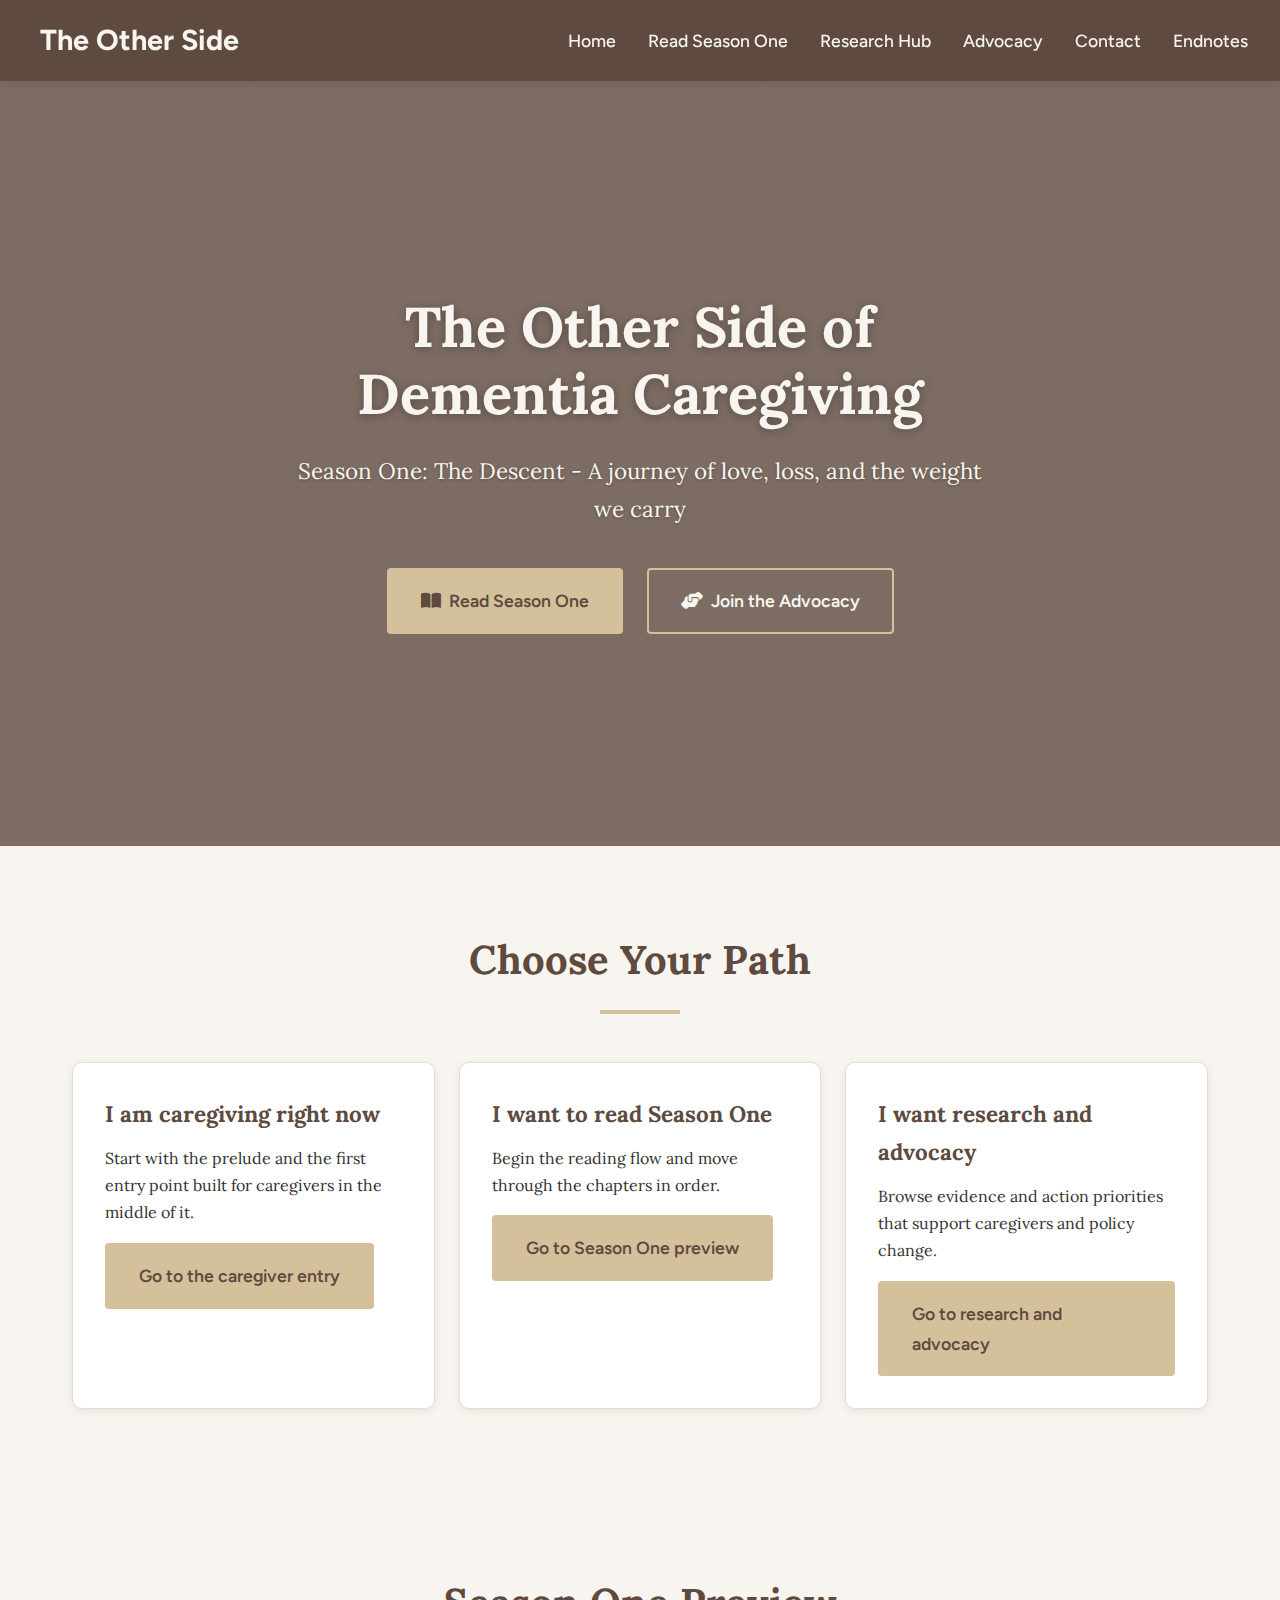
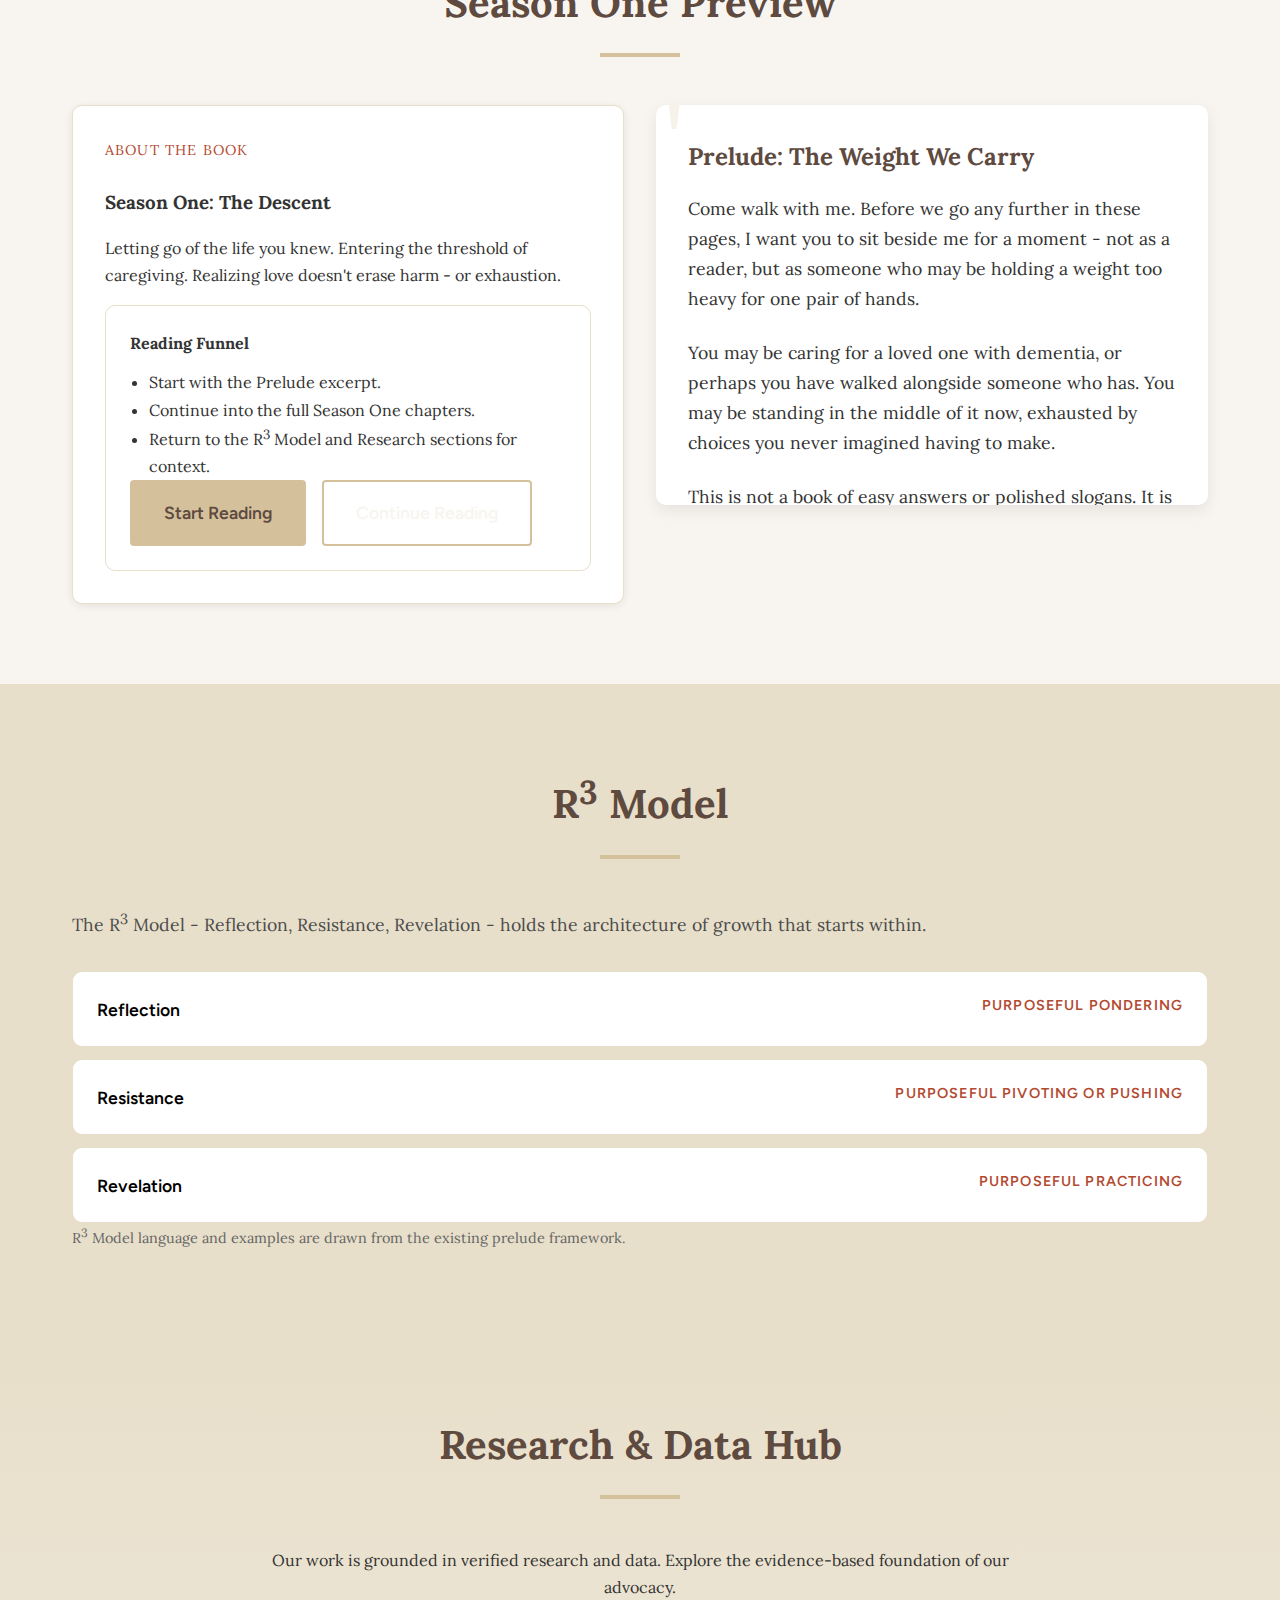
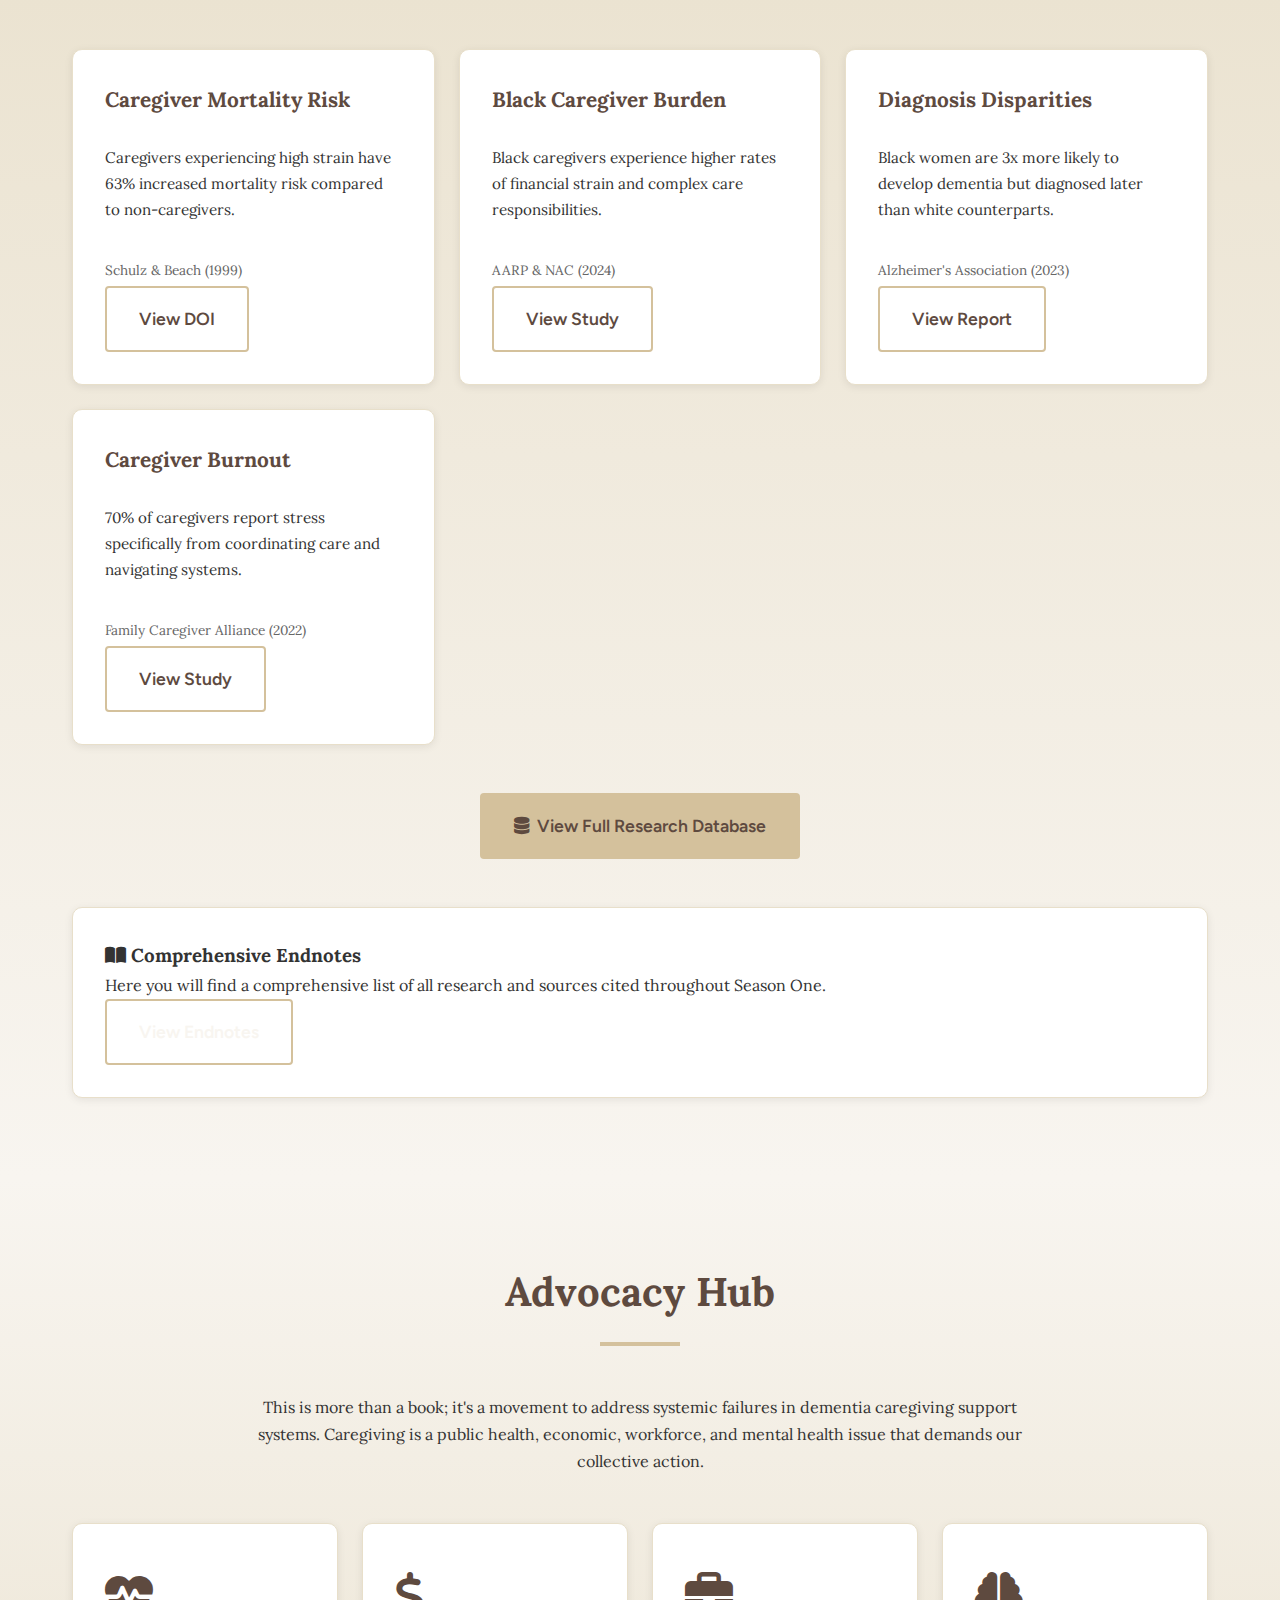
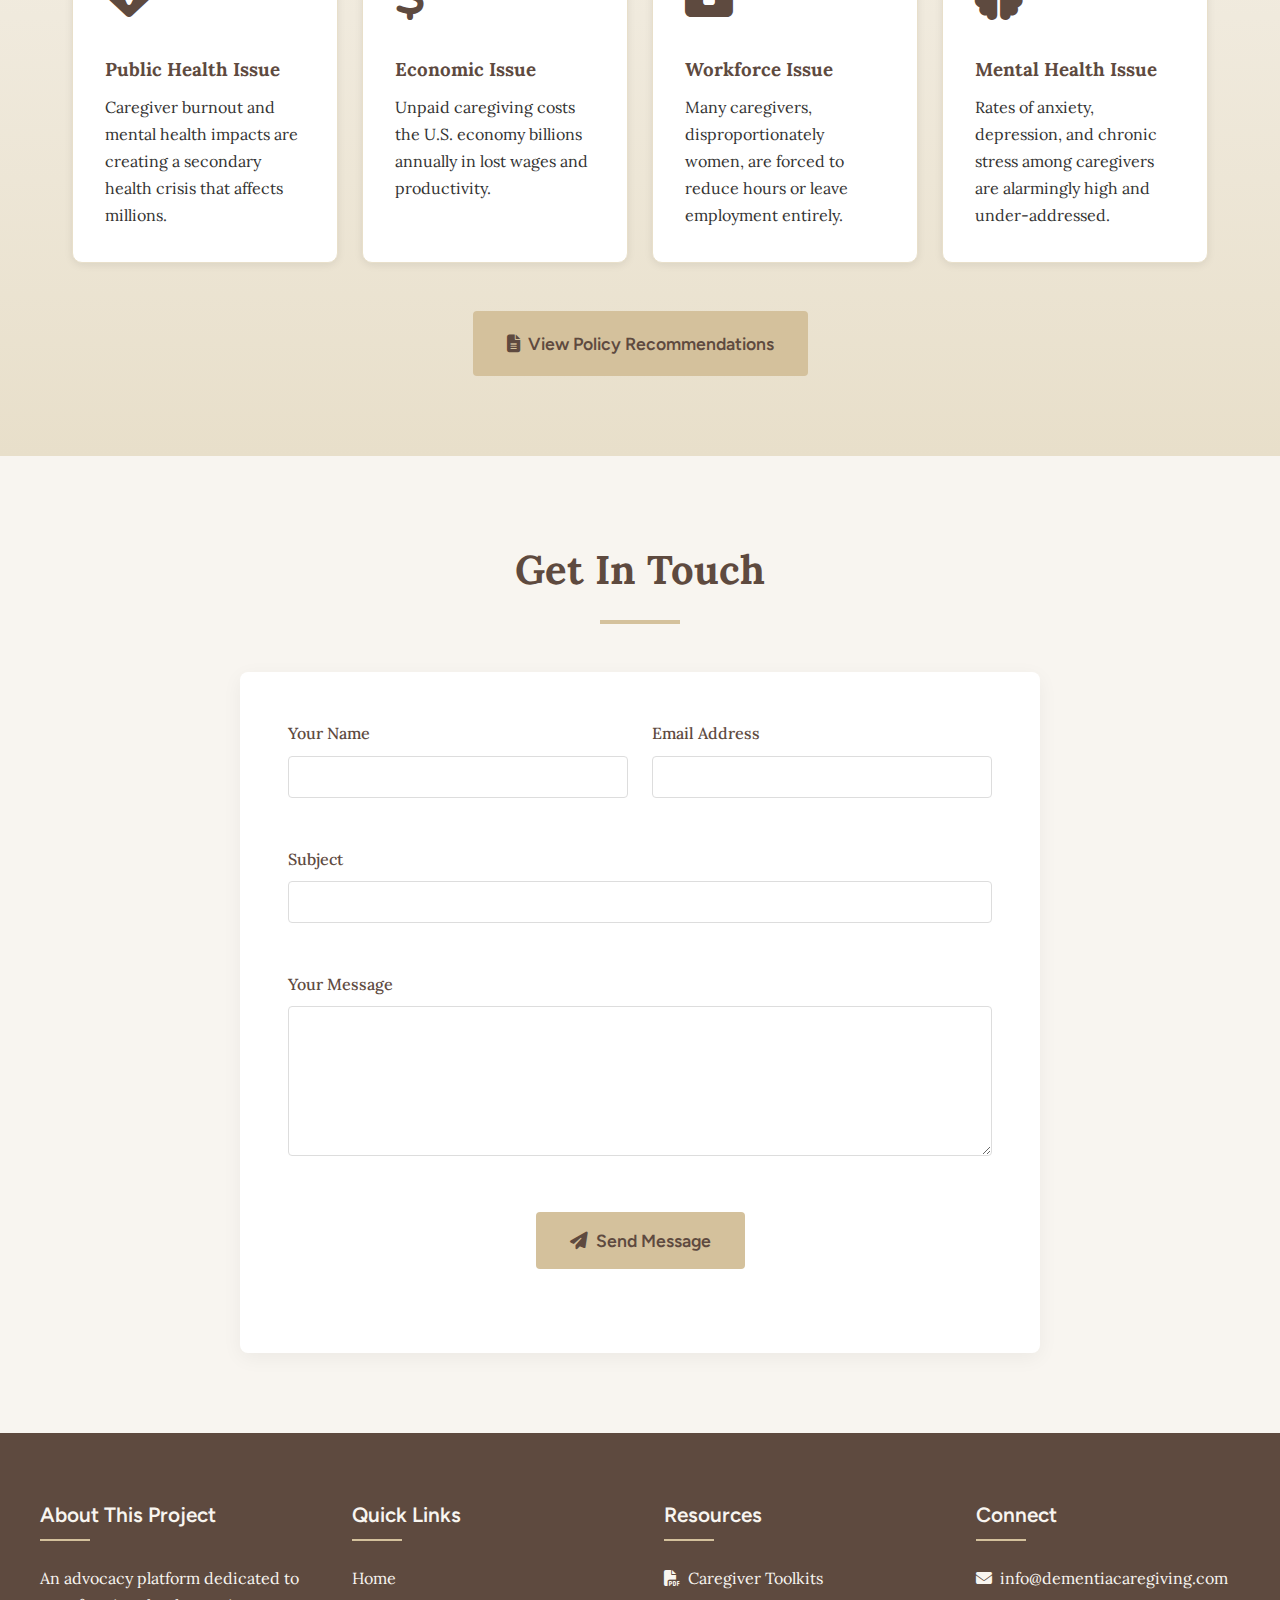
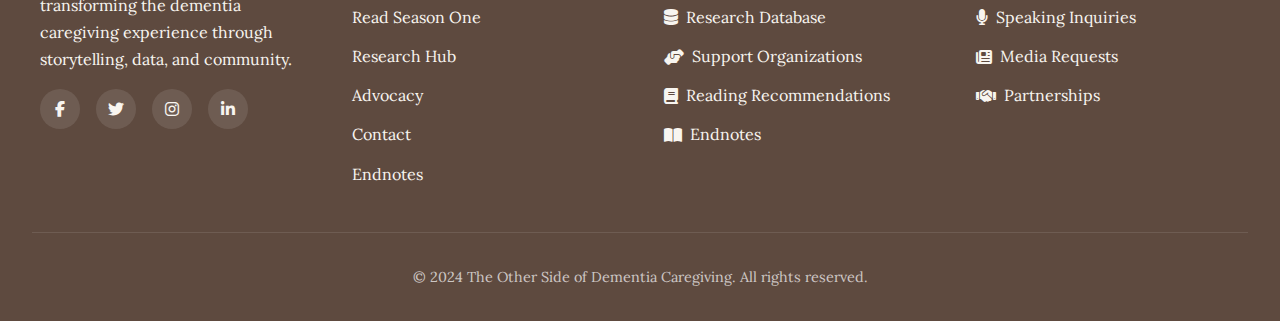
<file: index.html>
<!DOCTYPE html>
<html lang="en">
<head>
    <meta charset="UTF-8">
    <meta name="viewport" content="width=device-width, initial-scale=1.0">
    <title>The Other Side of Dementia Caregiving</title>
    <link href="https://fonts.googleapis.com/css2?family=Lora:ital,wght@0,400;0,700;1,400&family=Figtree:wght@300;400;500;600;700&display=swap" rel="stylesheet">
    <link rel="stylesheet" href="https://cdnjs.cloudflare.com/ajax/libs/font-awesome/6.4.0/css/all.min.css">
    <link rel="stylesheet" href="styles.css">
</head>
<body>
    <a class="skip-link" href="#main-content">Skip to content</a>
    <header>
        <div class="header-container">
            <a href="index.html#home" class="logo nav-link" data-page="home">
                <i class="fas fa-hands-holding-heart"></i>
                <span>The Other Side</span>
            </a>
            <nav>
                <button class="mobile-menu-btn" aria-label="Toggle navigation">
                    <i class="fas fa-bars"></i>
                </button>
                <ul id="nav-list">
                    <li><a class="nav-link active" href="index.html#home" data-page="home">Home</a></li>
                    <li><a class="nav-link" href="index.html#chapters" data-page="chapters">Read Season One</a></li>
                    <li><a class="nav-link" href="index.html#research-hub" data-page="home" data-scroll="research-hub">Research Hub</a></li>
                    <li><a class="nav-link" href="index.html#advocacy-hub" data-page="home" data-scroll="advocacy-hub">Advocacy</a></li>
                    <li><a class="nav-link" href="index.html#contact" data-page="home" data-scroll="contact">Contact</a></li>
                    <li><a class="nav-link" href="endnotes.html">Endnotes</a></li>
                </ul>
            </nav>
        </div>
    </header>
    <main id="main-content">
        <!-- Homepage -->
        <div id="home" class="page active">
            <section class="hero" id="hero">
                <div class="hero-content container">
                    <h1>The Other Side of Dementia Caregiving</h1>
                    <p>Season One: The Descent - A journey of love, loss, and the weight we carry</p>
                    <div class="cta-buttons">
                        <a href="index.html#chapters" class="btn btn-primary nav-link" data-page="chapters">
                            <i class="fas fa-book-open"></i> Read Season One
                        </a>
                        <a href="index.html#advocacy-hub" class="btn btn-secondary nav-link" data-page="home" data-scroll="advocacy-hub">
                            <i class="fas fa-hands-helping"></i> Join the Advocacy
                        </a>
                    </div>
                </div>
            </section>

            <section id="choose-path" class="section">
                <div class="container">
                    <h2 class="section-title">Choose Your Path</h2>
                    <div class="choose-path-grid">
                        <div class="card-outline choose-path-card">
                            <h3>I am caregiving right now</h3>
                            <p>Start with the prelude and the first entry point built for caregivers in the middle of it.</p>
                            <a href="index.html#caregiving-entry" class="btn btn-primary nav-link" data-page="home" data-scroll="caregiving-entry">Go to the caregiver entry</a>
                        </div>
                        <div class="card-outline choose-path-card">
                            <h3>I want to read Season One</h3>
                            <p>Begin the reading flow and move through the chapters in order.</p>
                            <a href="index.html#season-one" class="btn btn-primary nav-link" data-page="home" data-scroll="season-one">Go to Season One preview</a>
                        </div>
                        <div class="card-outline choose-path-card">
                            <h3>I want research and advocacy</h3>
                            <p>Browse evidence and action priorities that support caregivers and policy change.</p>
                            <a href="index.html#research-hub" class="btn btn-primary nav-link" data-page="home" data-scroll="research-hub">Go to research and advocacy</a>
                        </div>
                    </div>
                </div>
            </section>

            <section id="season-one" class="book-preview section">
                <div class="container">
                    <h2 class="section-title">Season One Preview</h2>
                    <div class="season-one-grid">
                        <div class="card-outline season-one-details">
                            <p class="accordion-meta">About the Book</p>
                            <h3>Season One: The Descent</h3>
                            <p>Letting go of the life you knew. Entering the threshold of caregiving. Realizing love doesn't erase harm - or exhaustion.</p>
                            <div class="reading-funnel">
                                <h4>Reading Funnel</h4>
                                <ul>
                                    <li>Start with the Prelude excerpt.</li>
                                    <li>Continue into the full Season One chapters.</li>
                                    <li>Return to the R<sup>3</sup> Model and Research sections for context.</li>
                                </ul>
                                <div class="button-row">
                                    <a href="index.html#chapters" class="btn btn-primary nav-link" data-page="chapters">Start Reading</a>
                                    <a href="index.html#chapters" class="btn btn-secondary nav-link" data-page="chapters">Continue Reading</a>
                                </div>
                            </div>
                        </div>
                        <div class="preview-excerpt card" id="caregiving-entry">
                            <h4>Prelude: The Weight We Carry</h4>
                            <p>Come walk with me. Before we go any further in these pages, I want you to sit beside me for a moment - not as a reader, but as someone who may be holding a weight too heavy for one pair of hands.</p>
                            <p>You may be caring for a loved one with dementia, or perhaps you have walked alongside someone who has. You may be standing in the middle of it now, exhausted by choices you never imagined having to make.</p>
                            <p>This is not a book of easy answers or polished slogans. It is a journey into what happens when the mind changes, when roles reverse, and when the people we love most become strangers in front of us.</p>
                        </div>
                    </div>
                </div>
            </section>

            <section id="r3-model" class="section section-muted">
                <div class="container">
                    <h2 class="section-title">R<sup>3</sup> Model</h2>
                    <p class="section-lede">The R<sup>3</sup> Model - Reflection, Resistance, Revelation - holds the architecture of growth that starts within.</p>
                    <div class="accordion" data-accordion>
                        <div class="accordion-item">
                            <h3>
                                <button class="accordion-button" type="button" id="r3-reflection" aria-expanded="false" aria-controls="r3-reflection-panel">
                                    <span>Reflection</span>
                                    <span class="accordion-meta">Purposeful Pondering</span>
                                </button>
                            </h3>
                            <div class="accordion-panel" id="r3-reflection-panel" role="region" aria-labelledby="r3-reflection" hidden>
                                <p class="accordion-subtitle">Disruption</p>
                                <p>When you come up against something in life that no longer works, and none of your old tools seem to help. You begin the search - not for a solution, but for direction. You start by looking inward.</p>
                                <p><strong>Example:</strong> Like when I found myself overwhelmed by decisions, unsure why nothing felt right - and had to sit in the discomfort long enough to realize I was leading with fear, not alignment.</p>
                                <!-- TODO: Add 1 sentence definition for Reflection. -->
                                <!-- TODO: Add 2 to 3 bullet points for Reflection. -->
                                <!-- TODO: Add 2 to 3 example questions for Reflection. -->
                            </div>
                        </div>
                        <div class="accordion-item">
                            <h3>
                                <button class="accordion-button" type="button" id="r3-resistance" aria-expanded="false" aria-controls="r3-resistance-panel">
                                    <span>Resistance</span>
                                    <span class="accordion-meta">Purposeful Pivoting or Pushing</span>
                                </button>
                            </h3>
                            <div class="accordion-panel" id="r3-resistance-panel" role="region" aria-labelledby="r3-resistance" hidden>
                                <p class="accordion-subtitle">Breakthrough</p>
                                <p>When life presents challenges that press on your limits or test your past. This is the moment you resist the urge to shrink, silence, or absorb what was never yours. You push forward not just to survive - but to grow.</p>
                                <p><strong>Example:</strong> Like when words meant to break me reached my ears, and I chose not to let them take root. I drew strength from what I knew to be true within me, even when no one else could see it.</p>
                                <!-- TODO: Add 1 sentence definition for Resistance. -->
                                <!-- TODO: Add 2 to 3 bullet points for Resistance. -->
                                <!-- TODO: Add 2 to 3 example questions for Resistance. -->
                            </div>
                        </div>
                        <div class="accordion-item">
                            <h3>
                                <button class="accordion-button" type="button" id="r3-revelation" aria-expanded="false" aria-controls="r3-revelation-panel">
                                    <span>Revelation</span>
                                    <span class="accordion-meta">Purposeful Practicing</span>
                                </button>
                            </h3>
                            <div class="accordion-panel" id="r3-revelation-panel" role="region" aria-labelledby="r3-revelation" hidden>
                                <p class="accordion-subtitle">Transference</p>
                                <p>When a truth becomes clear - not just in that moment, but in its ability to move across your life. You realize you already hold what you need - or know where to find it. And you begin to live that truth forward.</p>
                                <p><strong>Example:</strong> Like when I saw how I poured belief into others and realized I had never done the same for myself - so I turned that same language inward and began to rebuild.</p>
                                <!-- TODO: Add 1 sentence definition for Revelation. -->
                                <!-- TODO: Add 2 to 3 bullet points for Revelation. -->
                                <!-- TODO: Add 2 to 3 example questions for Revelation. -->
                            </div>
                        </div>
                    </div>
                    <p class="r3-note">R<sup>3</sup> Model language and examples are drawn from the existing prelude framework.</p>
                </div>
            </section>

            <section id="research-hub" class="research-hub section">
                <div class="research-container container">
                    <h2 class="section-title">Research & Data Hub</h2>
                    <div class="research-intro">
                        <p>Our work is grounded in verified research and data. Explore the evidence-based foundation of our advocacy.</p>
                    </div>
                    <div class="research-grid">
                        <div class="research-card card-outline">
                            <h3>Caregiver Mortality Risk</h3>
                            <p>Caregivers experiencing high strain have 63% increased mortality risk compared to non-caregivers.</p>
                            <div class="research-meta">
                                <span>Schulz & Beach (1999)</span>
                                <a href="#" class="btn btn-secondary">View DOI</a>
                            </div>
                        </div>
                        <div class="research-card card-outline">
                            <h3>Black Caregiver Burden</h3>
                            <p>Black caregivers experience higher rates of financial strain and complex care responsibilities.</p>
                            <div class="research-meta">
                                <span>AARP & NAC (2024)</span>
                                <a href="#" class="btn btn-secondary">View Study</a>
                            </div>
                        </div>
                        <div class="research-card card-outline">
                            <h3>Diagnosis Disparities</h3>
                            <p>Black women are 3x more likely to develop dementia but diagnosed later than white counterparts.</p>
                            <div class="research-meta">
                                <span>Alzheimer's Association (2023)</span>
                                <a href="#" class="btn btn-secondary">View Report</a>
                            </div>
                        </div>
                        <div class="research-card card-outline">
                            <h3>Caregiver Burnout</h3>
                            <p>70% of caregivers report stress specifically from coordinating care and navigating systems.</p>
                            <div class="research-meta">
                                <span>Family Caregiver Alliance (2022)</span>
                                <a href="#" class="btn btn-secondary">View Study</a>
                            </div>
                        </div>
                    </div>
                    <div style="text-align: center; margin-top: 3rem;">
                        <a href="#" class="btn btn-primary">
                            <i class="fas fa-database"></i> View Full Research Database
                        </a>
                    </div>
                    <div class="card-outline" style="margin-top: 3rem;">
                        <h3><i class="fas fa-book-open"></i> Comprehensive Endnotes</h3>
                        <p>Here you will find a comprehensive list of all research and sources cited throughout Season One.</p>
                        <a href="endnotes.html" class="btn btn-secondary">View Endnotes</a>
                    </div>
                </div>
            </section>

            <section id="advocacy-hub" class="advocacy section">
                <div class="advocacy-container container">
                    <h2 class="section-title">Advocacy Hub</h2>
                    <div class="research-intro">
                        <p>This is more than a book; it's a movement to address systemic failures in dementia caregiving support systems. Caregiving is a public health, economic, workforce, and mental health issue that demands our collective action.</p>
                    </div>
                    <div class="advocacy-grid">
                        <div class="advocacy-card card-outline">
                            <div class="issue-icon"><i class="fas fa-heartbeat"></i></div>
                            <h3>Public Health Issue</h3>
                            <p>Caregiver burnout and mental health impacts are creating a secondary health crisis that affects millions.</p>
                        </div>
                        <div class="advocacy-card card-outline">
                            <div class="issue-icon"><i class="fas fa-dollar-sign"></i></div>
                            <h3>Economic Issue</h3>
                            <p>Unpaid caregiving costs the U.S. economy billions annually in lost wages and productivity.</p>
                        </div>
                        <div class="advocacy-card card-outline">
                            <div class="issue-icon"><i class="fas fa-briefcase"></i></div>
                            <h3>Workforce Issue</h3>
                            <p>Many caregivers, disproportionately women, are forced to reduce hours or leave employment entirely.</p>
                        </div>
                        <div class="advocacy-card card-outline">
                            <div class="issue-icon"><i class="fas fa-brain"></i></div>
                            <h3>Mental Health Issue</h3>
                            <p>Rates of anxiety, depression, and chronic stress among caregivers are alarmingly high and under-addressed.</p>
                        </div>
                    </div>
                    <div style="text-align: center; margin-top: 3rem;">
                        <a href="#" class="btn btn-primary">
                            <i class="fas fa-file-alt"></i> View Policy Recommendations
                        </a>
                    </div>
                </div>
            </section>

            <section id="contact" class="contact-section section">
                <div class="container">
                    <h2 class="section-title">Get In Touch</h2>
                    <div class="contact-container">
                        <form class="contact-form" id="contact-form" novalidate>
                            <div class="form-row">
                                <div class="form-group">
                                    <label for="name">Your Name</label>
                                    <input type="text" id="name" name="name" required aria-describedby="name-error">
                                    <span class="form-error" id="name-error" aria-live="polite"></span>
                                </div>
                                <div class="form-group">
                                    <label for="email">Email Address</label>
                                    <input type="email" id="email" name="email" required aria-describedby="email-error">
                                    <span class="form-error" id="email-error" aria-live="polite"></span>
                                </div>
                            </div>
                            <div class="form-group">
                                <label for="subject">Subject</label>
                                <input type="text" id="subject" name="subject" aria-describedby="subject-error">
                                <span class="form-error" id="subject-error" aria-live="polite"></span>
                            </div>
                            <div class="form-group">
                                <label for="message">Your Message</label>
                                <textarea id="message" name="message" required aria-describedby="message-error"></textarea>
                                <span class="form-error" id="message-error" aria-live="polite"></span>
                            </div>
                            <div class="form-group" style="text-align: center;">
                                <button type="submit" class="btn btn-primary">
                                    <i class="fas fa-paper-plane"></i> Send Message
                                </button>
                                <div class="form-status" id="form-status" aria-live="polite"></div>
                            </div>
                        </form>
                    </div>
                </div>
            </section>
        </div>

        <!-- Chapters Page -->
        <div id="chapters" class="page">
            <div id="chapter-nav">
                <div class="chapter-container">
                    <div class="chapter-title-nav" id="chapter-nav-title">Prelude: R<sup>3</sup> Model</div>
                    <div class="chapter-controls">
                        <button class="chapter-btn" id="prev-chapter-btn">
                            <i class="fas fa-chevron-left"></i>
                        </button>
                        <button class="chapter-btn" id="next-chapter-btn">
                            <i class="fas fa-chevron-right"></i>
                        </button>
                    </div>
                </div>
            </div>
            <section class="section">
                <div class="container chapters-layout">
                    <div>
                        <div class="chapter-list" id="chapter-list">
                            <!-- Chapter list will be loaded here -->
                        </div>
                        <div class="chapter-content-area" id="chapter-content-area">
                            <!-- Chapter content will be loaded here -->
                        </div>
                    </div>
                    <aside class="toc is-collapsed" id="toc">
                        <button class="toc-toggle" type="button" id="toc-toggle" aria-expanded="false" aria-controls="toc-list">
                            <i class="fas fa-list"></i> Table of Contents
                        </button>
                        <h3>On this page</h3>
                        <ul id="toc-list"></ul>
                    </aside>
                </div>
            </section>
        </div>

    </main>
    
    <footer>
            <div class="footer-container">
                <div class="footer-col">
                    <h3>About This Project</h3>
                    <p>An advocacy platform dedicated to transforming the dementia caregiving experience through storytelling, data, and community.</p>
                    <div class="social-links">
                        <a href="#"><i class="fab fa-facebook-f"></i></a>
                        <a href="#"><i class="fab fa-twitter"></i></a>
                        <a href="#"><i class="fab fa-instagram"></i></a>
                        <a href="#"><i class="fab fa-linkedin-in"></i></a>
                    </div>
                </div>
                <div class="footer-col">
                    <h3>Quick Links</h3>
                    <ul>
                        <li><a href="index.html#home" class="nav-link" data-page="home">Home</a></li>
                        <li><a href="index.html#chapters" class="nav-link" data-page="chapters">Read Season One</a></li>
                        <li><a href="index.html#research-hub" class="nav-link" data-page="home" data-scroll="research-hub">Research Hub</a></li>
                        <li><a href="index.html#advocacy-hub" class="nav-link" data-page="home" data-scroll="advocacy-hub">Advocacy</a></li>
                        <li><a href="index.html#contact" class="nav-link" data-page="home" data-scroll="contact">Contact</a></li>
                        <li><a href="endnotes.html">Endnotes</a></li>
                    </ul>
                </div>
                <div class="footer-col">
                    <h3>Resources</h3>
                    <ul>
                        <li><a href="#"><i class="fas fa-file-pdf"></i> Caregiver Toolkits</a></li>
                        <li><a href="#"><i class="fas fa-database"></i> Research Database</a></li>
                        <li><a href="#"><i class="fas fa-hands-helping"></i> Support Organizations</a></li>
                        <li><a href="#"><i class="fas fa-book"></i> Reading Recommendations</a></li>
                        <li><a href="endnotes.html"><i class="fas fa-book-open"></i> Endnotes</a></li>
                    </ul>
                </div>
                <div class="footer-col">
                    <h3>Connect</h3>
                     <ul>
                        <li><a href="#"><i class="fas fa-envelope"></i> info@dementiacaregiving.com</a></li>
                        <li><a href="#"><i class="fas fa-microphone"></i> Speaking Inquiries</a></li>
                        <li><a href="#"><i class="fas fa-newspaper"></i> Media Requests</a></li>
                        <li><a href="#"><i class="fas fa-handshake"></i> Partnerships</a></li>
                    </ul>
                </div>
            </div>
            <div class="copyright">
                &copy; 2024 The Other Side of Dementia Caregiving. All rights reserved.
            </div>
    </footer>

    <script>
    document.addEventListener('DOMContentLoaded', function() {
        const pages = document.querySelectorAll('.page');
        const pageLinks = document.querySelectorAll('.nav-link[data-page]');
        const navLinks = document.querySelectorAll('header .nav-link[data-page], footer .nav-link[data-page]');
        const mobileMenuBtn = document.querySelector('.mobile-menu-btn');
        const navList = document.getElementById('nav-list');
        const prefersReducedMotion = window.matchMedia('(prefers-reduced-motion: reduce)').matches;

        const chapterContentArea = document.getElementById('chapter-content-area');
        const chapterNavTitle = document.getElementById('chapter-nav-title');
        const prevChapterBtn = document.getElementById('prev-chapter-btn');
        const nextChapterBtn = document.getElementById('next-chapter-btn');
        const tocList = document.getElementById('toc-list');
        const toc = document.getElementById('toc');
        const tocToggle = document.getElementById('toc-toggle');
        const chapterList = document.getElementById('chapter-list');
        const accordionButtons = document.querySelectorAll('[data-accordion] .accordion-button');
        const contactForm = document.getElementById('contact-form');

        let currentChapterIndex = 0;

        const chaptersData = [
            // Prelude
            {
                title: "Prelude: R³ Model",
                theme: "Reflection • Resistance • Revelation",
                content: `
                    <div class="prelude-container">
                        <div class="prelude-tabs">
                            <div class="prelude-tab active" data-target="narrative">Narrative</div>
                            <div class="prelude-tab" data-target="framework">R³ Framework</div>
                            <div class="prelude-tab" data-target="process">See It, Name It, Be It</div>
                        </div>
                        
                        <div class="prelude-section active" id="narrative-section">
                            <h3>Personal Journey to the R³ Model</h3>
                            <p>I've been told I'm resilient. Strong. Clear. Capable.</p>
                            <p>But strength isn't always a choice - it's often what's left when every other option's been exhausted.</p>
                            <p>My story isn't a single thread. It's layered - braided with contradictions, pivots, pressure. I've been a leader in spaces that didn't see me, a caregiver in moments that emptied me, and a voice for others even when I was still finding my own.</p>
                            <p>Over time, I noticed I was moving through three forces. Not always in order. Not always with grace. But always, with depth:</p>
                            <ul>
                                <li>I'd pause, searching for what was surfacing in me.</li>
                                <li>I'd meet resistance - not just from the world, but from the stories I'd inherited about who I was.</li>
                                <li>And then, a shift. A knowing. A new truth I could carry.</li>
                            </ul>
                            <p>That's what I now call the R³ Model™. It's not academic. It's lived. And it became the foundation for how I began healing, leading, and helping others grow - not from perfection, but from presence.</p>
                        </div>
                        
                        <div class="prelude-section" id="framework-section">
                            <div class="r3-compact">
                                <div class="r3-card">
                                    <div class="r3-header">
                                        <div class="r3-icon reflection-icon">🌊</div>
                                        <div>
                                            <h3 class="r3-title">Reflection</h3>
                                            <p class="r3-phase">Disruption</p>
                                        </div>
                                    </div>
                                    <div class="r3-description">
                                        <p>When you come up against something in life that no longer works, and none of your old tools seem to help. You begin the search - not for a solution, but for direction. You start by looking inward.</p>
                                    </div>
                                    <div class="r3-example">
                                        Like when I found myself overwhelmed by decisions, unsure why nothing felt right - and had to sit in the discomfort long enough to realize I was leading with fear, not alignment.
                                    </div>
                                </div>
                                
                                <div class="r3-card">
                                    <div class="r3-header">
                                        <div class="r3-icon resistance-icon">⚡</div>
                                        <div>
                                            <h3 class="r3-title">Resistance</h3>
                                            <p class="r3-phase">Breakthrough</p>
                                        </div>
                                    </div>
                                    <div class="r3-description">
                                        <p>When life presents challenges that press on your limits or test your past. This is the moment you resist the urge to shrink, silence, or absorb what was never yours. You push forward not just to survive - but to grow.</p>
                                    </div>
                                    <div class="r3-example">
                                        Like when words meant to break me reached my ears, and I chose not to let them take root. I drew strength from what I knew to be true within me, even when no one else could see it.
                                    </div>
                                </div>
                                
                                <div class="r3-card">
                                    <div class="r3-header">
                                        <div class="r3-icon revelation-icon">✨</div>
                                        <div>
                                            <h3 class="r3-title">Revelation</h3>
                                            <p class="r3-phase">Transference</p>
                                        </div>
                                    </div>
                                    <div class="r3-description">
                                        <p>When a truth becomes clear - not just in that moment, but in its ability to move across your life. You realize you already hold what you need - or know where to find it. And you begin to live that truth forward.</p>
                                    </div>
                                    <div class="r3-example">
                                        Like when I saw how I poured belief into others and realized I had never done the same for myself - so I turned that same language inward and began to rebuild.
                                    </div>
                                </div>
                            </div>
                        </div>
                        
                        <div class="prelude-section" id="process-section">
                            <div class="r3-card">
                                <h3>See It, Name It, Be It</h3>
                                <p class="r3-description">A transformative framework bridging personal growth and coaching through structured awareness, embodied truth, and authentic action.</p>
                                
                                <div class="r3-compact">
                                    <div class="r3-card">
                                        <div class="r3-header">
                                            <div class="r3-icon reflection-icon">👁️</div>
                                            <div>
                                                <h3 class="r3-title">See It</h3>
                                                <p class="r3-phase">Recognition & Awareness</p>
                                            </div>
                                        </div>
                                        <div class="r3-description">
                                            <p>The moment of conscious observation - when you step back and truly witness what is happening in your life without judgment. This is where transformation begins: in the clear seeing of reality as it exists now.</p>
                                        </div>
                                    </div>
                                    
                                    <div class="r3-card">
                                        <div class="r3-header">
                                            <div class="r3-icon resistance-icon">✍️</div>
                                            <div>
                                                <h3 class="r3-title">Name It</h3>
                                                <p class="r3-phase">Definition & Articulation</p>
                                            </div>
                                        </div>
                                        <div class="r3-description">
                                            <p>The act of giving language to your experience - moving from vague sensing to precise understanding. When you can name something, you gain power over it and create the foundation for intentional change.</p>
                                        </div>
                                    </div>
                                    
                                    <div class="r3-card">
                                        <div class="r3-header">
                                            <div class="r3-icon revelation-icon">🌟</div>
                                            <div>
                                                <h3 class="r3-title">Be It</h3>
                                                <p class="r3-phase">Embodiment & Integration</p>
                                            </div>
                                        </div>
                                        <div class="r3-description">
                                            <p>The commitment to live your truth - not just understanding it intellectually, but allowing it to reshape how you move through the world. This is where insight becomes identity and growth becomes sustainable.</p>
                                        </div>
                                    </div>
                                </div>
                                
                                <div class="r3-card">
                                    <h3>The Growth ↔ Coaching Bridge</h3>
                                    <p class="r3-description">
                                        This framework creates a clear bridge between personal growth and coaching by providing a structured pathway that honors both the internal work of self-development and the external guidance of professional support.
                                    </p>
                                </div>
                            </div>
                        </div>
                    </div>
                `,
                contextualData: `
                    <div class="content-section">
                        <h3><i class="fas fa-lightbulb"></i> Conceptual Application of the R³ Model</h3>
                        <p>Growth doesn’t begin at the edge. It begins at the center. Not in performance. In presence.</p>
                        <p>The R³ Model - Reflection, Resistance, Revelation - holds the architecture of growth that starts within.</p>
                        <p>You begin by seeing clearly.</p>
                        <p>You move by naming precisely.</p>
                        <p>You shift by becoming aligned.</p>
                        <p>Reflection grounds you.</p>
                        <p>Resistance challenges what you inherited.</p>
                        <p>Revelation gives you language to live forward.</p>
                        <p>This is how transformation becomes sustainable:</p>
                        <p>By designing it from the inside out.</p>
                        <p>You don’t need to wait for collapse.</p>
                        <p>You don’t need to become someone else.</p>
                        <p>You need a structure to return to - one that holds your center as sacred ground.</p>
                        <p>This is where growth begins.</p>
                        <p>This is where you become self-centered.</p>
                    </div>
                `,
                resources: `
                    <div class="content-section">
                        <h3><i class="fas fa-toolbox"></i> Reflection Prompts</h3>
                        <p>These prompts are invitations, not tasks. Start where you feel pulled:</p>
                        <ul class="prompt-list">
                            <li>Where in your life are you feeling stuck, not because you're doing something wrong - but because something deeper is asking to be seen?</li>
                            <li>What do you feel, but haven't yet fully faced?</li>
                            <li>What patterns, projections, or expectations are trying to pull you away from your growth?</li>
                            <li>What clarity has emerged that now feels portable - something you can carry across situations?</li>
                        </ul>
                    </div>
                    
                    <div class="content-section">
                        <h3><i class="fas fa-database"></i> Data Insights</h3>
                        <p>Understanding the emotional landscape of caregiving through research:</p>
                        <ul class="prompt-list">
                            <li><strong>11.5M+</strong> family and other caregivers in the US</li>
                            <li><strong>59%</strong> report high emotional stress</li>
                            <li><strong>36%</strong> lifetime risk of dementia for those 55+</li>
                            <li><strong>70%</strong> of caregivers report stress specifically from coordinating care</li>
                        </ul>
                        <p><em>Source: Alzheimer's Association, 2024 Alzheimer's Disease Facts and Figures report.</em></p>
                    </div>
                    
                    <div class="content-section">
                        <h3><i class="fas fa-recycle"></i> Chapter Activities</h3>
                        <p>Practical exercises to apply the R³ Model:</p>
                        <ul class="prompt-list">
                            <li><strong>Reflection Practice:</strong> Set aside 15 minutes to journal about a recent situation where you felt stuck</li>
                            <li><strong>Resistance Awareness:</strong> For one day, note each time you feel resistance</li>
                            <li><strong>Revelation Recognition:</strong> Identify one insight from the past month that has changed how you approach challenges</li>
                        </ul>
                    </div>
                `
            },
            // Chapter 1
            {
                title: "Chapter 1: The Call to Return",
                theme: "Sacrifice • Loyalty • Surrender",
                content: `
                    <p>I never imagined my life here, in this role, in this house, inside this past that I spent years trying to outgrow. Each day looks the same. Stay up until midnight for her medication. Wake up at seven to steal a moment for myself before she calls. Cook, clean, listen, endure.</p>
                    <p>Explain the same things over and over again - who's at the door, what day it is, why she needs to check her blood sugar. Wash the sheets, change the portable toilet, clear the hoarded mess of memories she refuses to part with.</p>
                    <p>Brace myself for the words that come, sharp as knives - "You're so irritating." "You ain't never been good at nothing." "Shut up!" She doesn't understand. Doesn't understand that I am here because no one else would be.</p>
                    <p>Most people don't see it. They hear her laugh, watch her change the subject, accept her anger as attitude - not disorientation. But I've learned the difference between aging and unraveling.</p>
                    <p>Dementia doesn't always surface as forgetfulness. It starts with concealing - rehearsed phrases, redirected questions, sudden silence. This is what it means to lose a person in pieces.</p>
                `,
                contextualData: `
                    <div class="content-section">
                        <h3><i class="fas fa-chart-bar"></i> Caregiving in Context: The Cost of Stepping In</h3>
                        <p>While every caregiving journey carries its own set of circumstances, the caregiving experience for Black women like myself often unfolds within layered and deeply entrenched systemic realities. The historical and present-day inequities faced by Black families shape how caregiving is navigated, experienced, and sustained. For many of us, caregiving is not simply an act of duty - it is an extension of long-standing intergenerational roles where women have carried the emotional, financial, and physical weight of both their immediate families and extended kin networks<sup>1</sup>.</p>
                        <p>The caregiving landscape is shifting dramatically as the Baby Boom generation ages. Projections indicate a growing "care gap" where the number of older adults needing care will far exceed available family caregivers<sup>2</sup>. This demographic reality places particular pressure on communities of color, where longstanding systemic inequities intersect with rising caregiving demands. In Black communities, caregiving often emerges earlier in life, lasts longer, and is performed under more complex conditions than is often reflected in national caregiving discourse<sup>3</sup>. This dynamic is influenced by historical patterns of racialized labor expectations, health disparities, and economic instability that uniquely burden Black women<sup>4</sup>. Many Black caregivers are also managing their roles while simultaneously navigating multiple marginalized identities - balancing caregiving alongside full-time employment, raising children, or managing their own chronic health conditions<sup>5</sup>.</p>
                        <p>The health consequences of caregiving are well-documented. Landmark research demonstrated that caregivers experiencing high levels of strain have a 63% increased risk of mortality compared to non-caregivers<sup>6</sup>. Meta-analytic evidence further confirms that caregiving is associated with elevated risks for depression, anxiety, and compromised immune function<sup>7</sup>, underscoring the toll of sustained caregiving demands. Comprehensive meta-analytic research has consistently documented significant psychological and physical health differences between caregivers and non-caregivers<sup>8</sup>. However, population-based studies suggest that caregiving health impacts vary widely depending on caregiver characteristics, available support systems, and relationship quality<sup>9</sup>. For Black women caregivers, these risks are often compounded by both cultural expectations of caregiving and the chronic stress exposure linked to systemic racism and social disadvantage. Recent national data reinforces the disproportionate burdens carried by Black caregivers, including higher rates of financial strain, limited access to formal support services, and elevated levels of complex care responsibilities<sup>10</sup>. Research has also documented that Black caregivers often experience a heightened sense of "caregiver vigilance," rooted in both cultural expectations and justified concerns about institutional bias or mistreatment<sup>11</sup>.</p>
                        
                        <div class="infographic-container">
                            <div class="infographic-item">
                                <div class="icon-wrapper"><i class="fas fa-heartbeat"></i></div>
                                <div>
                                    <div class="data-point">63% Increased Mortality Risk</div>
                                    <div class="description">for caregivers experiencing high strain</div>
                                </div>
                            </div>
                            <div class="infographic-item">
                                <div class="icon-wrapper"><i class="fas fa-hand-holding-usd"></i></div>
                                <div>
                                    <div class="data-point">Higher Financial Strain</div>
                                    <div class="description">among Black caregivers</div>
                                </div>
                            </div>
                            <div class="infographic-item">
                                <div class="icon-wrapper"><i class="fas fa-hourglass-half"></i></div>
                                <div>
                                    <div class="data-point">Caregiving Lasts Longer & Starts Earlier</div>
                                    <div class="description">for Black communities</div>
                                </div>
                            </div>
                            <div class="infographic-item">
                                <div class="icon-wrapper"><i class="fas fa-eye"></i></div>
                                <div>
                                    <div class="data-point">Heightened "Caregiver Vigilance"</div>
                                    <div class="description">rooted in cultural expectations & institutional bias</div>
                                </div>
                            </div>
                        </div>

                        <p class="infographic-key-insight">As I reflect on my own journey, I recognize how these realities were present long before I fully named them. The pressures to remain strong, the emotional load carried quietly, and the scarcity of support systems all mirror what research confirms about the Black female caregiving experience. My story is not unique, and it is precisely that collective familiarity that makes this conversation urgent.</p>
                    </div>
                `,
                resources: `
                    <div class="content-section">
                        <h3><i class="fas fa-toolbox"></i> Caregiver Toolkit</h3>
                        <div class="toolkit-grid">
                            <div class="toolkit-card">
                                <h4>Name What You Gave Up</h4>
                                <p>Write down the professional, personal, or emotional sacrifices you made to return. Naming them doesn't negate the choice - it honors it.</p>
                                <p><strong>Try:</strong> "I released ___ when I returned. It mattered to me because ___."</p>
                            </div>
                            <div class="toolkit-card">
                                <h4>Anchor One Thing</h4>
                                <p>Choose a daily ritual - no matter how small - that is just for you. Returning doesn't mean disappearing.</p>
                                <p><strong>Examples:</strong> stretching, journaling with music, lighting a candle</p>
                            </div>
                            <div class="toolkit-card">
                                <h4>Declare Support Boundary</h4>
                                <p>Identify one person you'll update weekly who will hold space without judgment.</p>
                                <p><strong>Try:</strong> "My story deserves to be witnessed. I will let ___ check in on me weekly."</p>
                            </div>
                        </div>
                    </div>
                    
                    <div class="content-section">
                        <h3><i class="fas fa-lightbulb"></i> Reflection Prompts</h3>
                        <ul class="prompt-list">
                            <li>If I had said no, then what? What part of me did I protect by saying yes?</li>
                            <li>Do I believe I was chosen? Or was I just the last one left?</li>
                            <li>When was the last time you tasted something familiar and told yourself it was fine - only to realize later that it was the beginning of something you couldn't un-swallow?</li>
                        </ul>
                    </div>
                    
                    <div class="content-section">
                        <h3><i class="fas fa-recycle"></i> Recycled Project</h3>
                        <p><strong>The Weight I Carried:</strong> Create a visual representation of what you carried into this caregiving role - both literally and symbolically.</p>
                        <p><strong>Materials:</strong> Old tote bag, paper scraps, receipts, strings, broken jewelry</p>
                    </div>
                `
            },
            // Chapter 2
            {
                title: "Chapter 2: Caretaking or Caregiving?",
                theme: "Erasure • Anger • Identity",
                content: `
                    <p>One keeps the body alive. The other keeps you awake at night.</p>
                    <p>There's a difference between caretaking and caregiving. But no one tells you that. Not when you're stepping in. Not when you're the only one answering the phone. Not when you're the default daughter, granddaughter, woman-who-knows-how-to-hold-it-together.</p>
                    <p>Caretaking is what they see. You refill the pill organizer. You drive her to appointments. You make her meals - whether she thanks you or not. You do the thing that needs doing, check it off, and move to the next.</p>
                    <p>Caregiving? Caregiving is what no one sees. It's the loop of remembering what she forgot - and remembering it for both of you. It's waking up at 3 a.m. in case she wanders. It's standing in the bathroom doorway asking yourself if it's okay to cry. It's being both nurse and target. Advocate and sponge. Ghost and anchor.</p>
                    <p>I didn't realize I had become a caregiver until the anger started to live in my body.</p>
                    <p>I wasn't just exhausted. I was hollowed. Everything I did was for someone else. And yet, I couldn't tell you the last time I felt seen inside the doing.</p>
                    <p>People would say things like: "You're such a blessing to her." "I don't know how you do it." "She's lucky to have you."</p>
                    <p>And I'd nod, because what else do you do with that? But inside, I was screaming:</p>
                    <p>"I didn't choose this." "This isn't luck - it's erasure." "She doesn't even think I'm doing it right."</p>
                    <p>There were days I didn't feel like a person anymore.</p>
                    <p>I was a list. A set of reminders. An insurance interpreter. A body that moved things from one place to another.</p>
                    <p>And the irony was: I had trained staff. I had managed crisis teams. I had led organizations. But in that house, none of it mattered.</p>
                    <p>My degrees couldn't protect me from being told I "wasn't doing enough." My leadership experience couldn't soften her critique of how I folded towels. Nothing I had accomplished outside those walls followed me inside.</p>
                    <p>There's a grief in becoming invisible. Especially when the person making you invisible is someone you're trying to save.</p>
                    <p>But that's what caregiving is: The slow evaporation of your name until all that's left is what they need.</p>
                    <p>And if you're not careful, you start believing that's all you are.</p>
                    <p>I look back now and realize I spent a long time trying to fix what couldn't be fixed. Trying to organize my way through grief. Trying to logic my way through disease. Trying to show up so well that maybe she'd finally say:</p>
                    <p>"Thank you. I'm proud of you. I see you."</p>
                    <p>But that moment never came. Not in the way I wanted. Not in the language I needed.</p>
                    <p>Still, I kept showing up. Because underneath the tasks, somewhere between the resentment and the hollowing, I knew this was about more than her. It was about choosing - again and again - not to disappear.</p>
                `,
                contextualData: `
                    <div class="content-section">
                        <h3><i class="fas fa-chart-bar"></i> Caregiving in Context: The Cost of Disappearing</h3>
                        <p>For many Black women who assume caregiving roles, the work is not limited to the management of medical tasks or schedules - it often involves emotionally navigating layered family histories, unresolved generational wounds, and complex interpersonal dynamics. The caregiving experience sits at the intersection of personal history and systemic inequity, with many caregivers carrying emotional injuries that resurface as they care for aging parents or relatives who were, at times, the source of their earlier pain.<sup>6</sup></p>
                        <p>In my own journey, I have had to confront the emotional tension of caring for family members whose past choices contributed to personal harm. Caregivers often report internal conflicts between their sense of obligation and the emotional wounds they carry from earlier family experiences.<sup>7</sup> For many Black caregivers, these moral injuries are compounded by cultural norms that emphasize obligation, loyalty, and strength, often discouraging the open acknowledgment of emotional harm within family systems. Additionally, unresolved trauma in the caregiver’s own history can heighten the emotional strain of caregiving, sometimes leading to what researchers describe as “complex grief states” or “ambiguous loss” - where the person being cared for is physically present but psychologically altered by illness, especially in dementia cases.<sup>8</sup> In communities of color, such emotional complexities often go under-recognized by formal support services, which typically focus on logistical caregiving tasks while leaving emotional wellness unaddressed.</p>
                        <p>As I moved through my caregiving experience, these layers became more visible. The process of tending to my grandmother’s needs surfaced difficult memories while also offering moments of reconciliation. Caregiving, in this context, was not just an act of service but a complicated form of emotional labor shaped by both my love and my unhealed wounds. And this, too, is part of the caregiving reality that so many Black women carry silently.</p>
                        
                        <div class="infographic-container">
                            <div class="infographic-item">
                                <div class="icon-wrapper"><i class="fas fa-hand-holding-heart"></i></div>
                                <div>
                                    <div class="data-point">Moral Injury in Caregivers</div>
                                    <div class="description">Symptoms comparable to healthcare providers</div>
                                </div>
                            </div>
                            <div class="infographic-item">
                                <div class="icon-wrapper"><i class="fas fa-cloud-sun"></i></div>
                                <div>
                                    <div class="data-point">Ambiguous Loss</div>
                                    <div class="description">Ongoing grief when loved ones are physically present but psychologically altered</div>
                                </div>
                            </div>
                            <div class="infographic-item">
                                <div class="icon-wrapper"><i class="fas fa-sad-tear"></i></div>
                                <div>
                                    <div class="data-point">Anticipatory & Complicated Grief</div>
                                    <div class="description">Unique responses in dementia caregiving</div>
                                </div>
                            </div>
                            <div class="infographic-item">
                                <div class="icon-wrapper"><i class="fas fa-crosshairs"></i></div>
                                <div>
                                    <div class="data-point">Navigating Unresolved Emotional Wounds</div>
                                    <div class="description">Caregiving requires confronting past pain</div>
                                </div>
                            </div>
                        </div>
                        
                        <p class="infographic-key-insight"><strong>Key Insight:</strong> When caregiving involves prior emotional harm, it becomes a complex interplay of current demands and unhealed past wounds.</p>
                    </div>
                `,
                resources: `
                    <div class="content-section">
                        <h3><i class="fas fa-toolbox"></i> Caregiver Toolkit</h3>
                        <div class="toolkit-grid">
                            <div class="toolkit-card">
                                <h4>Reintroduce Yourself</h4>
                                <p>Make a list of roles that define you outside of caregiving - past, present, or imagined.</p>
                                <p><strong>Try:</strong> "I am also a ___, even if no one here sees that."</p>
                            </div>
                            <div class="toolkit-card">
                                <h4>Separate Praise from Proof</h4>
                                <p>Write down compliments like "You're a blessing" and what they don't acknowledge.</p>
                                <p><strong>Try:</strong> "'She's lucky to have you' doesn't mean she sees me."</p>
                            </div>
                            <div class="toolkit-card">
                                <h4>Ritual of Return</h4>
                                <p>Choose a small ritual to re-anchor your identity at day's end.</p>
                                <p><strong>Try:</strong> "I am returning to myself now."</p>
                            </div>
                        </div>
                    </div>
                    
                    <div class="content-section">
                        <h3><i class="fas fa-lightbulb"></i> Reflection Prompts</h3>
                        <ul class="prompt-list">
                            <li>Where in my life have I done everything right - and still felt unseen?</li>
                            <li>What would it take for me to name my care, even if no one else ever does?</li>
                            <li>What labels from last week's project still feel heavy?</li>
                        </ul>
                    </div>
                    
                    <div class="content-section">
                        <h3><i class="fas fa-recycle"></i> Recycled Project</h3>
                        <p><strong>The Bottle They Couldn't See Me In:</strong> Create a symbolic container representing how others see your role versus who you actually are.</p>
                    </div>
                `
            },
            // Chapter 3
            {
                title: "Chapter 3: What They Don't Tell You About Coming Home",
                theme: "Displacement • Regression • Grief",
                content: `
                    <p>It's not just the rooms that have memories. It's the air. The silence. The things that never got said.</p>
                    <p>They say home is where the heart is. But what they don't tell you is that sometimes, home is where the fracture lives. Where your silence learned to behave. Where the mask was born.</p>
                    <p>Coming home isn't always comforting. Sometimes, it's destabilizing. It's like stepping into a photo that once held you - but now you're misaligned, too large for the frame, too aware of what was cropped out.</p>
                    <p>The house hadn't changed much. Same furniture. Same hallway scent. Even the carpet creaked in the same places, like the past reminding me where I'd stepped before.</p>
                    <p>But I had changed. And the more I stood still, the more I noticed what hadn't.</p>
                    <p>There were things I didn't question as a child that now felt… loud.</p>
                    <p>The way voices echoed down the hallway.</p>
                    <p>The sharpness of her words when she didn't think I was moving fast enough.</p>
                    <p>The smile she wore when someone called.</p>
                    <p>The silence that followed when the line disconnected.</p>
                    <p>Returning wasn't a reunion. It was a collision. Of roles. Of timelines. Of truths I had rewritten to make myself functional.</p>
                    <p>There's a violence in being expected to become the child again in a house where you became the adult too early. A kind of spiritual shrinking that happens when people look at you and still see the version they were comfortable with - not the woman who had returned.</p>
                    <p>I kept trying to hold it together.</p>
                    <p>I had a suitcase and a laptop and plans to work remotely for a while. I told myself this was temporary. That I'd be back in my own space soon. But the house whispered otherwise. It pulled me in. Quietly. Slowly. Without asking.</p>
                    <p>The walls didn't care about my degrees. The couch didn't ask about my job title. The kitchen didn't applaud the fact that I had kept an entire campus running through a pandemic.</p>
                    <p>Here, I was just her. Whatever version of me she decided I was that day.</p>
                    <p>People say coming home helps you remember who you are. But for me, it showed me everything I had to unlearn.</p>
                    <p>I saw the way I held my breath when I passed certain doors. I heard the pitch of my voice shift depending on her mood. I noticed how small I sat, how fast I moved, how deeply I braced myself for correction.</p>
                    <p>And worst of all - I didn't even notice I was doing it at first. That's what returning to old ground does. It doesn't just remind you who you were - it dares you to become that again.</p>
                    <p>But I couldn't. Not fully.</p>
                    <p>Because somewhere in me, there was a voice - quiet, but firm - saying:</p>
                    <p>"You've left before. You've healed too much to pretend none of it happened. You don't owe your disappearance to anyone's comfort."</p>
                    <p>Coming home didn't break me. But it did reveal where I was still cracked.</p>
                    <p>And for the first time, I wasn't afraid to name it.</p>
                `,
                contextualData: `
                    <div class="content-section">
                        <h3><i class="fas fa-chart-bar"></i> Caregiving in Context: The Cost of Coming Back</h3>
                        <p>Caregiving for a loved one with dementia requires more than just attending to daily physical needs. It also demands navigating the profound neurological and behavioral changes that redefine relationships and challenge one’s emotional endurance. For Black caregivers, these complexities often intersect with longstanding healthcare disparities that affect both the person receiving care and the caregiver themselves.<sup>9</sup></p>
                        <p>Dementia disproportionately affects Black communities, with studies showing that African Americans are nearly twice as likely to develop Alzheimer’s disease compared to their White counterparts.<sup>10</sup> This disparity is not solely genetic but is deeply connected to broader social determinants of health, including lower access to early diagnosis, limited healthcare engagement, chronic stress exposure, and systemic racism within healthcare systems.<sup>11</sup></p>
                        <p>In my personal caregiving journey, I witnessed how these disparities impacted both diagnosis and care planning. We often had to advocate forcefully for adequate assessments, appropriate care plans, and respectful engagement from medical professionals. This constant need to self-advocate is well documented among Black dementia caregivers, who often report distrust of medical systems rooted in both historical and lived experiences of discrimination.<sup>12</sup></p>
                        <p>Additionally, financial strain remains a significant factor. Black caregivers are more likely to experience income instability, underemployment, or job loss due to caregiving responsibilities, further compounding the stress of the role.<sup>13</sup> These realities often mean that Black families are balancing care decisions against limited financial resources, a tradeoff that can carry long-term economic consequences.</p>
                        <p>Understanding dementia caregiving in the Black community requires recognizing how individual stories, like my own, are not isolated incidents but are instead embedded within these larger patterns of disparity. The weight of caregiving is magnified by these systemic pressures, creating layers of burden that extend well beyond the tasks of daily care.</p>
                        <div class="infographic-container">
                            <div class="infographic-item">
                                <div class="icon-wrapper"><i class="fas fa-eye-slash"></i></div>
                                <div>
                                    <div class="data-point">70% of Caregivers</div>
                                    <div class="description">Report feeling unseen or unacknowledged by family</div>
                                </div>
                            </div>
                            <div class="infographic-item">
                                <div class="icon-wrapper"><i class="fas fa-mask"></i></div>
                                <div>
                                    <div class="data-point">Cultural Pressure</div>
                                    <div class="description">To remain strong, silent, and invisible (esp. Black women)</div>
                                </div>
                            </div>
                            <div class="infographic-item">
                                <div class="icon-wrapper"><i class="fas fa-balance-scale-left"></i></div>
                                <div>
                                    <div class="data-point">Amplified Old Patterns</div>
                                    <div class="description">Returning home can reintroduce and intensify past dynamics</div>
                                </div>
                            </div>
                        </div>
                        <p class="infographic-key-insight"><strong>Key Insight:</strong> What looks like guilt is often a survival response - a reaction to being hyper-competent in a space that once made you doubt your own reflection.</p>
                    </div>
                `,
                resources: `
                    <div class="content-section">
                        <h3><i class="fas fa-toolbox"></i> Caregiver Toolkit</h3>
                        <div class="toolkit-grid">
                            <div class="toolkit-card">
                                <h4>Emotional Grounding</h4>
                                <p>Choose one moment every day to reconnect with the person you've become.</p>
                                <p><strong>Try:</strong> "I will take a breath and remember I'm not just the daughter. I am me, too."</p>
                            </div>
                            <div class="toolkit-card">
                                <h4>Voice and Presence</h4>
                                <p>Practice saying one thing that's true for you, without apology.</p>
                                <p><strong>Try:</strong> "It's okay to say no." "I need space for this."</p>
                            </div>
                            <div class="toolkit-card">
                                <h4>Reclaim Your Story</h4>
                                <p>Write down a key memory from your past that was reframed by your family.</p>
                            </div>
                        </div>
                    </div>
                    
                    <div class="content-section">
                        <h3><i class="fas fa-lightbulb"></i> Reflection Prompts</h3>
                        <ul class="prompt-list">
                            <li>What does "home" mean for you? Is it a place, a person, a memory - or a mask you've outgrown?</li>
                            <li>When you stepped back into your home, what old ways did you unconsciously adopt?</li>
                            <li>What part of your homecoming hurt more than you admitted?</li>
                        </ul>
                    </div>
                    
                    <div class="content-section">
                        <h3><i class="fas fa-recycle"></i> Recycled Project</h3>
                        <p><strong>What Still Lives in This Space?:</strong> Create a repurposed memory vessel to collect what needs to stay and what must be let go.</p>
                    </div>
                `
            },
            // Chapter 4
            {
                title: "Chapter 4: Feeding Someone Who Once Starved You Emotionally",
                theme: "Contradictions • Hunger • Moral Injury",
                content: `
                    <p>I learned to serve someone who never learned how to nourish me. That's a kind of hunger no food can fix.</p>
                    <p>There's something surreal about fixing a plate for someone who used to let you go hungry. Not in the literal sense - though that happened too. But in the ways that mattered most. In the ways that shaped my sense of enoughness.</p>
                    <p>She rarely missed a meal. But I did - emotionally, spiritually, psychologically. There were years I was starving for softness, for affirmation, for a voice that didn't pierce but protected.</p>
                    <p>And now, here I was, handing her a fork.</p>
                    <p>The act of feeding is intimate. It says: I care whether you live. I care how you feel while doing it. But in this house, it didn't always feel that way.</p>
                    <p>Food was often a performance. A way to control. A way to judge bodies and appetites and whether you were "doing too much." So when I began preparing her meals, there was an eerie familiarity to it - but no warmth. It was like cooking in a kitchen where the recipes were all written in invisible ink.</p>
                    <p>She had opinions about everything. Too much salt. Not enough seasoning. Too greasy. Too bland. Too late. Too early.</p>
                    <p>"You call this chicken done?"</p>
                    <p>"You didn't even ask what I wanted."</p>
                    <p>"This ain't how your aunt used to make it."</p>
                    <p>Every meal came with commentary. And I was back in the loop - seeking her approval while pretending not to care. Except this time, I wasn't twelve. I was a grown woman - with her own child, her own scars, her own exhausted hands.</p>
                    <p>And yet - some part of me still wanted to hear her say thank you. Still wanted to be seen as capable, as enough, as good.</p>
                    <p>Feeding her did something to me. Not because I couldn't handle the tasks, but because I realized how long I'd been performing care for someone who weaponized need.</p>
                    <p>There's a specific type of emotional contortion that happens when you tend to someone who once made you feel untendable. A silence that settles in your throat. A resentment you have to stir out of the pot. A script you keep rewriting because you need the ending to feel redemptive - even when it's not.</p>
                    <p>People think forgiveness is a moment. A one-time act. But for me, it was daily. Sometimes hourly. Every spoonful I placed in front of her was a conversation I knew I'd never have. A memory I'd never get closure for. A wound I was still pretending had healed.</p>
                    <p>I kept showing up. Because somewhere inside, I still believed that doing right might undo what had been done.</p>
                    <p>But it doesn't work that way. Sometimes, care is not a path to reconciliation. It's a boundary you draw with your own spirit:</p>
                    <p>"I will not abandon myself - even as I care for someone who once did."</p>
                    <p>There were moments I wanted to scream. Moments I wanted to walk away mid-meal and let the plate sit. Moments I looked at her and saw not a woman in decline - but the architect of my most persistent self-doubt.</p>
                    <p>And still - I cooked. I wiped her mouth. I asked what she needed. Because that's what healing asked of me - not to forget, but to choose my own reflection over revenge.</p>
                    <p>She never thanked me the way I wanted. She might never. But I thank me now. For showing up in truth. For breaking the cycle. For feeding her and reclaiming the parts of me that still knew how to nourish.</p>
                `,
                contextualData: `
                    <div class="content-section">
                        <h3><i class="fas fa-chart-bar"></i> Caregiving in Context: When the Past Is in the Room</h3>
                        <p>One of the more difficult emotional layers in caregiving, particularly for Black women, is what I describe as feeding someone who once starved you emotionally. For many, caregiving is not simply an act of physical care - it is a confrontation with unresolved emotional trauma. In some cases, caregivers are tasked with nurturing parents or family members who, at earlier points in life, withheld care, validation, or safety. This duality intensifies the complexity of caregiving, turning routine tasks into deeply personal, emotional work.<sup>14</sup></p>
                        <p>Caregivers experience internal conflict as they provide care to individuals tied to their past pain.<sup>15</sup> Black women caregivers are especially vulnerable to this tension because of cultural norms that emphasize obligation, loyalty, and strength, often discouraging the open acknowledgment of emotional harm within family systems. Moreover, these emotional dynamics often play out within larger intergenerational cycles of trauma, poverty, and systemic marginalization that shape Black families’ experiences.<sup>16</sup> The caregiver’s role becomes not only about managing illness but also about interrupting or surviving these inherited patterns. This emotional labor, if unacknowledged, can lead to heightened psychological distress, burnout, and even physical health consequences for caregivers themselves.<sup>17</sup></p>
                        <p>In my own experience, the act of caregiving was a daily balancing act - tending to my grandmother’s evolving physical needs while negotiating the echoes of earlier emotional wounds. There were moments when tenderness and resentment coexisted, and where service required a kind of grace I did not always feel capable of extending. What research validates is that this is not a sign of weakness or failure; rather, it reflects the profound emotional demands of caregiving in contexts shaped by both family history and systemic inequities.</p>
                        
                        <div class="infographic-container">
                            <div class="infographic-item">
                                <div class="icon-wrapper"><i class="fas fa-trauma"></i></div>
                                <div>
                                    <div class="data-point">Complex Emotional Work</div>
                                    <div class="description">Caregiving becomes a confrontation with unresolved emotional trauma</div>
                                </div>
                            </div>
                            <div class="infographic-item">
                                <div class="icon-wrapper"><i class="fas fa-brain"></i></div>
                                <div>
                                    <div class="data-point">Internal Conflict</div>
                                    <div class="description">Between obligation and past emotional wounds</div>
                                </div>
                            </div>
                            <div class="infographic-item">
                                <div class="icon-wrapper"><i class="fas fa-unlink"></i></div>
                                <div>
                                    <div class="data-point">Intergenerational Cycles</div>
                                    <div class="description">Emotional dynamics influenced by trauma, poverty, and marginalization</div>
                                </div>
                            </div>
                        </div>

                        <p class="infographic-key-insight">There's no roadmap for that. But there is a name: Ambiguous grief layered with moral injury. And caregivers walking this path need support systems that acknowledge both.</p>
                    </div>
                `,
                resources: `
                    <div class="content-section">
                        <h3><i class="fas fa-toolbox"></i> Caregiver Toolkit</h3>
                        <div class="toolkit-grid">
                            <div class="toolkit-card">
                                <h4>The 3-Question Check-In (Before Every Meal)</h4>
                                <p>What am I feeling right now - and why? What do I need to feel safe during this interaction? What's one way I can anchor myself in the present, not the past?</p>
                                <p><strong>Try:</strong> "Wear an apron you chose. Light a calming candle. Set a small boundary like headphones or music."</p>
                            </div>
                            <div class="toolkit-card">
                                <h4>Micro-Boundaries at Mealtimes</h4>
                                <p>It's okay to say less. Not every meal needs dialogue. Consider using separate dining spaces when needed. If critique arises, use grounding scripts.</p>
                                <p><strong>Try:</strong> "This is what I prepared today. I'm open to feedback later, but I'm not available for hurt right now."</p>
                            </div>
                            <div class="toolkit-card">
                                <h4>Undoing the Performance Loop</h4>
                                <p>Notice when you're seeking approval. Then breathe. Ask: "Would this task still matter if no one thanked me?" Return to your "why": You're feeding out of your values - not their validation.</p>
                                <p><strong>Try:</strong> Focus on your intention.</p>
                            </div>
                        </div>
                    </div>
                    
                    <div class="content-section">
                        <h3><i class="fas fa-lightbulb"></i> Reflection Prompts</h3>
                        <ul class="prompt-list">
                            <li>What does it mean to show care without losing your core?</li>
                            <li>Have you ever performed a nurturing role out of duty rather than desire?</li>
                            <li>What would it feel like to nourish yourself the way you wish someone else had?</li>
                        </ul>
                    </div>
                    
                    <div class="content-section">
                        <h3><i class="fas fa-recycle"></i> Recycled Project</h3>
                        <p><strong>The Kitchen That Raised Me:</strong> Create a visual/tactile representation of the kitchen memories that shaped you - and reclaim the ones that serve you now.</p>
                    </div>
                `
            },
            // Chapter 5
            {
                title: "Chapter 5: The Performance of Strength",
                theme: "Exhaustion • Masks • Breaking Points",
                content: `
                    <p>I became an expert at looking fine when I was falling apart. That's not strength - that's survival dressed up as service.</p>
                    <p>There's a mythology around Black women and strength. We're told we can carry anything. Weather any storm. Endure any burden with grace and a smile.</p>
                    <p>But what they don't tell you is that sometimes strength becomes a performance. A mask you wear so long, you forget it's not your face.</p>
                    <p>In that house, I was expected to be strong. Not just capable - unbreakable. Not just helpful - endlessly available. And somewhere along the way, I started believing that my worth was tied to how well I could hide my exhaustion.</p>
                    <p>People would say things like: "You're so strong." "I don't know how you do it." "She's lucky to have someone like you."</p>
                    <p>And I'd smile. Nod. Say thank you. But inside, I was screaming:</p>
                    <p>"I'm not strong. I'm tired."</p>
                    <p>"I don't know how I do it either."</p>
                    <p>"What about me? Who's taking care of me?"</p>
                    <p>The performance of strength became another job. Another role I had to maintain. Another way I disappeared into what was needed instead of what was true.</p>
                    <p>There were nights I'd lie awake calculating: How many pills she needed. Which doctor appointment was next. Whether I'd remembered to buy her favorite crackers. If I'd said the right thing when she criticized my clothes.</p>
                    <p>My mind was a constant loop of logistics and emotional management. Not just her needs - but her moods, her comfort, her version of reality.</p>
                    <p>And through it all, I was supposed to look grateful. Blessed. Strong.</p>
                    <p>But strength that doesn't allow for weakness isn't strength. It's imprisonment.</p>
                    <p>I remember the first time I cried in front of her. Not from sadness - from exhaustion. Pure, bone-deep, soul-tired exhaustion.</p>
                    <p>She looked at me like I was malfunctioning. Like the machine had broken down and now she didn't know what to do with me.</p>
                    <p>"What's wrong with you?" she asked. Not with concern. With annoyance.</p>
                    <p>And in that moment, I realized: My humanity was inconvenient to her comfort. My tiredness disrupted her narrative of having a "strong" daughter. My breaking was a problem she didn't want to solve.</p>
                    <p>That's when I understood the difference between being seen as strong and being seen as human. Being strong meant I could handle anything without complaint. Being human meant I needed care too.</p>
                    <p>And in that house, I was only allowed to be one.</p>
                    <p>So I learned to cry in the shower. To scream in my car. To have my breakdowns in private so no one would have to witness my imperfection.</p>
                    <p>But breakdowns in isolation aren't healing. They're just hidden harm.</p>
                    <p>The performance of strength was killing me slowly. Not because I wasn't capable, but because I was capable of so much more than carrying someone else's reality while abandoning my own.</p>
                    <p>I started to realize that real strength isn't about how much you can carry. It's about knowing when to put something down. It's about choosing your truth over their comfort. It's about saying "I'm tired" without apologizing for being human.</p>
                    <p>The day I stopped performing strength was the day I started actually being strong.</p>
                `,
                contextualData: `
                    <div class="content-section">
                        <h3><i class="fas fa-chart-bar"></i> Caregiving in Context: The Myth of Endless Resilience</h3>
                        <p>As caregiving unfolds, many Black women find themselves functioning not only as caregivers but as navigators of broken systems. The journey often involves piecing together fragmented services, managing gaps in healthcare, and compensating for systems that were not designed to fully serve marginalized communities.<sup>18</sup></p>
                        <p>For Black families, systemic barriers are encountered at every turn - whether in securing timely diagnoses, accessing culturally competent healthcare providers, or locating financial resources that acknowledge both the direct and indirect costs of caregiving.<sup>19</sup> Many caregivers, myself included, spend countless hours coordinating medical care, legal documentation, insurance disputes, and social service eligibility processes - all while managing the daily personal and emotional demands of caregiving. Studies show that Black caregivers are more likely to encounter bureaucratic delays, experience communication challenges with healthcare providers, and report feeling excluded from care decision-making processes.<sup>20</sup> These compounding administrative burdens add layers of logistical strain, often forcing caregivers into the role of informal care coordinators who bridge gaps in fragmented care systems.<sup>21</sup></p>
                        <p>Additionally, the lack of culturally responsive dementia care services leaves many Black caregivers without access to programs that fully recognize their unique needs, traditions, or family structures.<sup>22</sup> In practice, this means that many of us are forced to create our own patchwork of care, relying heavily on personal networks, informal support systems, and self-education. In my own caregiving experience, I became not just an advocate but an interpreter of complex healthcare systems. I had to learn the language of insurance, understand clinical care plans, and anticipate the gaps that professionals often overlooked. This reality reflects what research now names as structural caregiving work - the invisible labor that disproportionately falls to caregivers in marginalized communities.<sup>23</sup></p>
                        
                        <div class="infographic-container">
                            <div class="infographic-item">
                                <div class="icon-wrapper"><i class="fas fa-mask"></i></div>
                                <div>
                                    <div class="data-point">61% of Black Women Caregivers</div>
                                    <div class="description">Feel they cannot show vulnerability without being judged</div>
                                </div>
                            </div>
                            <div class="infographic-item">
                                <div class="icon-wrapper"><i class="fas fa-hand-fist"></i></div>
                                <div>
                                    <div class="data-point">"Strong Black Woman" Stereotype</div>
                                    <div class="description">Leads to social isolation & delayed help-seeking</div>
                                </div>
                            </div>
                            <div class="infographic-item">
                                <div class="icon-wrapper"><i class="fas fa-running"></i></div>
                                <div>
                                    <div class="data-point">"Performative Resilience"</div>
                                    <div class="description">Strength as a mask, not a resource</div>
                                </div>
                            </div>
                        </div>
                        <p class="infographic-key-insight"><strong>Key Insight:</strong> When strength becomes performance, it stops being sustainable. Authentic strength includes the ability to acknowledge limits, ask for help, and prioritize one's own well-being alongside caregiving duties.</p>
                    </div>
                `,
                resources: `
                    <div class="content-section">
                        <h3><i class="fas fa-toolbox"></i> Caregiver Toolkit</h3>
                        <div class="toolkit-grid">
                            <div class="toolkit-card">
                                <h4>The Performance Check</h4>
                                <p>Ask yourself daily: "Am I being strong, or am I performing strength?" Signs of performance: Smiling when you want to cry, saying "I'm fine" when you're not, hiding your needs to maintain an image.</p>
                                <p><strong>Try:</strong> "It's okay to let my real feelings show. That's not weakness - that's honesty."</p>
                            </div>
                            <div class="toolkit-card">
                                <h4>Redefining Strength</h4>
                                <p>Write down what strength actually looks like for you - not what others expect to see. Examples: "Strength is asking for help." "Strength is taking a break." "Strength is saying no."</p>
                                <p><strong>Try:</strong> Keep this list visible and read it when you feel pressure to perform.</p>
                            </div>
                            <div class="toolkit-card">
                                <h4>The Breakdown Permission Slip</h4>
                                <p>Give yourself explicit permission to have hard moments without hiding them. Create a phrase: "I'm allowed to be tired." "I'm allowed to cry." "I'm allowed to not know what to do."</p>
                                <p><strong>Try:</strong> Practice saying this out loud until it feels true.</p>
                            </div>
                        </div>
                    </div>
                    
                    <div class="content-section">
                        <h3><i class="fas fa-lightbulb"></i> Reflection Prompts</h3>
                        <ul class="prompt-list">
                            <li>When did you first learn that your strength was more important than your feelings?</li>
                            <li>What would change if you gave yourself permission to be human in your caregiving?</li>
                            <li>Who benefits when you perform strength instead of practicing authentic care?</li>
                        </ul>
                    </div>
                    
                    <div class="content-section">
                        <h3><i class="fas fa-recycle"></i> Recycled Project</h3>
                        <p><strong>The Mask I've Been Wearing:</strong> Create a physical representation of the performance mask - then transform it into something that honors your authentic self.</p>
                    </div>
                `
            },
            // Chapter 6
            {
                title: "Chapter 6: Grieving the Living",
                theme: "Ambiguous Loss • Emotional Complexity",
                content: `
                    <p>Grief isn't linear. Sometimes it starts before the ending, and sometimes it never ends at all.</p>
                    <p>There's a kind of grief that doesn't fit into sympathy cards. A loss that doesn't qualify for bereavement leave. A mourning that happens while the person is still sitting across from you at dinner.</p>
                    <p>I was grieving her while I was feeding her. Mourning her while I was bathing her. Saying goodbye while I was saying good morning.</p>
                    <p>Dementia is a thief. But it doesn't steal all at once. It takes pieces. Slowly. Quietly. Until you're left caring for someone who looks like the person you knew but isn't. Not fully. Not anymore.</p>
                    <p>The hardest part wasn't watching her forget my name. It was realizing I was also grieving the person she never was.</p>
                    <p>The mother who might have apologized. The woman who might have softened with age. The version of her that might have seen me clearly, even once.</p>
                    <p>I was grieving two people simultaneously: The one who was disappearing. And the one who never existed.</p>
                    <p>Some days, she'd look at me with complete clarity and say something cutting. Her memory might be fading, but her ability to wound was sharp as ever. Those moments hurt in a way I wasn't prepared for. Because they reminded me that the disease wasn't changing her core - it was just revealing it.</p>
                    <p>Other days, she'd be gentle. Confused, but kind. Lost, but not cruel. And I'd catch myself thinking: "Is this who she might have been if life hadn't hardened her?"</p>
                    <p>But that thinking was dangerous. Because it made me hope for a version of her that might never come. It made me perform care for a fantasy instead of showing up for the reality.</p>
                    <p>The reality was complex. She was losing herself. But she was also still herself. The tender parts and the sharp edges. The gratitude and the criticism. The woman who raised me and the woman who wounded me.</p>
                    <p>All of it was disappearing at the same time.</p>
                    <p>People don't know how to support you when you're grieving someone who's still alive. They don't send flowers for ambiguous loss. They don't take time off work for anticipatory grief.</p>
                    <p>"How is she doing?" they'd ask. And I never knew how to answer.</p>
                    <p>She's dying. But she's not dead.</p>
                    <p>She's here. But she's not here.</p>
                    <p>She's my mother. But she's also a stranger.</p>
                    <p>I started to understand that caregiving isn't just about managing decline. It's about holding space for multiple losses at once. The loss of who they were. The loss of who they might become. The loss of the relationship you thought you'd have time to repair.</p>
                    <p>There were conversations I knew we'd never have. Apologies I knew would never come. Acknowledgments I'd been waiting my whole life to hear.</p>
                    <p>And with each doctor's appointment, each forgotten story, each moment she didn't recognize something that used to be familiar - I felt those possibilities slipping away.</p>
                    <p>Grief became my daily companion. Not dramatic. Not overwhelming. Just present. Like a low hum in the background of every task.</p>
                    <p>I learned to mourn in the morning before she woke up. To let myself feel the sadness while I organized her pills. To acknowledge the loss while I helped her remember her own name.</p>
                    <p>It wasn't the grief I expected. It wasn't clean or conclusive. It was layered and ongoing and complicated.</p>
                    <p>But it was mine. And it was real. And it deserved space, even if no one else understood it.</p>
                `,
                contextualData: `
                    <div class="content-section">
                        <h3><i class="fas fa-chart-bar"></i> Caregiving in Context: The Reality of Ambiguous Loss</h3>
                        <p>For many Black caregivers, the act of caregiving does not take place in isolation. It often intersects with broader community caregiving traditions where families, churches, and extended networks become informal care systems. This collective caregiving culture has long been a source of strength in Black communities, providing emotional, spiritual, and sometimes financial support when formal systems fall short.<sup>24</sup> This support is often framed by an ecological approach to resilience, recognizing that a caregiver's well-being is influenced not just by individual coping skills but by the entire environment - including neighborhood safety, access to services, and community connection.<sup>25</sup></p>
                        <p>Historically, Black communities have developed deeply rooted traditions of mutual aid, including extended family stepping in and churches serving as central hubs for support.<sup>26</sup> These informal networks remain crucial for many caregivers, particularly when formal services are inaccessible, unaffordable, or culturally misaligned.<sup>27</sup></p>
                        <p>However, these networks can also create complex obligations. The same communities that provide support often reinforce cultural expectations that discourage caregivers from voicing exhaustion, emotional strain, or the need for outside help.<sup>28</sup> This cultural silence surrounding caregiver distress may lead many Black women to carry an unspoken burden - one that leaves little space for rest, vulnerability, or the prioritization of their own wellness, a situation that can be particularly difficult for those already managing the unique challenges of the caregiving experience.<sup>29</sup></p>
                        <p>In my own caregiving experience, I was blessed to have family and close friends who offered moments of support. But even with help, the deeper emotional and logistical weight often remained on my shoulders. This internal tension is common, as Black women continue to meet cultural and personal expectations while suppressing their own emotional depletion. The result is a paradox of collective resilience and quiet personal sacrifice that defines much of the Black caregiving landscape.</p>
                        
                        <div class="infographic-container">
                            <div class="infographic-item">
                                <div class="icon-wrapper"><i class="fas fa-percentage"></i></div>
                                <div>
                                    <div class="data-point">Up to 90%</div>
                                    <div class="description">of dementia caregivers experience anticipatory grief</div>
                                </div>
                            </div>
                            <div class="infographic-item">
                                <div class="icon-wrapper"><i class="fas fa-question-circle"></i></div>
                                <div>
                                    <div class="data-point">Ambiguous Loss</div>
                                    <div class="description">Mourning someone who is physically present but psychologically altered</div>
                                </div>
                            </div>
                            <div class="infographic-item">
                                <div class="icon-wrapper"><i class="fas fa-ban"></i></div>
                                <div>
                                    <div class="data-point">Disenfranchised Grief</div>
                                    <div class="description">Pain invalidated because the person is still alive</div>
                                </div>
                            </div>
                            <div class="infographic-item">
                                <div class="icon-wrapper"><i class="fas fa-hand-holding-box"></i></div>
                                <div>
                                    <div class="data-point">Complex Emotional Mix</div>
                                    <div class="description">Love, resentment, hope, and despair coexist</div>
                                </div>
                            </div>
                        </div>
                        <p class="infographic-key-insight"><strong>Key Insight:</strong> Anticipatory grief isn't pessimistic - it's realistic. Acknowledging loss while providing care is not giving up; it's honoring the full emotional complexity of what you're experiencing.</p>
                    </div>
                `,
                resources: `
                    <div class="content-section">
                        <h3><i class="fas fa-toolbox"></i> Caregiver Toolkit</h3>
                        <div class="toolkit-grid">
                            <div class="toolkit-card">
                                <h4>Daily Grief Acknowledgment</h4>
                                <p>Create a brief morning ritual to acknowledge what you're mourning today.</p>
                                <p><strong>Try:</strong> "Today I'm grieving ___. That's real and it's okay."</p>
                            </div>
                            <div class="toolkit-card">
                                <h4>The Story Keeper Practice</h4>
                                <p>Write down memories - both good and difficult - before they're forgotten by either of you. This isn't about preserving only positive memories, but about honoring the full truth.</p>
                                <p><strong>Try:</strong> "I remember when..." Include your feelings, not just the facts.</p>
                            </div>
                            <div class="toolkit-card">
                                <h4>Holding Contradictions Practice</h4>
                                <p>Practice holding opposing feelings without needing to resolve them.</p>
                                <p><strong>Try:</strong> "I can love her and be angry with her. I can grieve her and care for her. I can miss who she was and accept who she is."</p>
                            </div>
                        </div>
                    </div>
                    
                    <div class="content-section">
                        <h3><i class="fas fa-lightbulb"></i> Reflection Prompts</h3>
                        <ul class="prompt-list">
                            <li>What are you grieving about this person that others might not understand?</li>
                            <li>How do you care for someone while simultaneously mourning them?</li>
                            <li>What would it feel like to let your grief exist alongside your love?</li>
                        </ul>
                    </div>
                    
                    <div class="content-section">
                        <h3><i class="fas fa-recycle"></i> Recycled Project</h3>
                        <p><strong>What I'm Mourning While I'm Caring:</strong> Create a living memorial that honors what you're losing while acknowledging what remains.</p>
                    </div>
                `
            },
            // Chapter 7
            {
                title: "Chapter 7: Guilt in a Body That Still Functions",
                theme: "Self-Doubt • Criticism • Shrinking",
                content: `
                    <p>She didn't break me. But she taught me to think brokenness was my native tongue.</p>
                    <p>The guilt wasn't about being healthy. It was about being capable - and still not good enough. Still doubted. Still corrected. Still held against a measuring stick I never asked for.</p>
                    <p>I could do everything right -  and she'd still find the flaw. That's what she taught me: that no matter how well I functioned, it would never be enough to feel whole.</p>
                    <p>I used to think the guilt came from watching her deteriorate. But that's not the truth. The guilt came from every moment I tried to be better and was made to feel worse for it.</p>
                    <p>She had a way of twisting praise into poison. Of packaging criticism in offhand remarks. Of pretending not to notice what she was actually doing.</p>
                    <p>I remember her describing a woman on some soap opera - </p>
                    <p>"Ugh. I can't stand her. Arrogant. Thinks she knows everything. Too dressed up. Something about her just gets under my skin."</p>
                    <p>A day later, she looked me up and down and said:</p>
                    <p>"You remind me of her."</p>
                    <p>Another time, she went off about women getting false teeth -  how they looked ridiculous, like horses, like they were trying too hard to fix something that couldn't be fixed. Then, without even a breath between insults, she turned to me and asked:</p>
                    <p>"Did you get work done on your teeth?"</p>
                    <p>Like my smile was something manufactured. Like it had to be explained.</p>
                    <p>That was the rhythm of her care. Tear you down. Then ask for a ride to the doctor. Undermine your confidence. Then hand you her pillbox.</p>
                    <p>I could be articulate, composed, professionally accomplished -  and still, she'd find a way to reduce me to someone needing correction.</p>
                    <p>"You're doing too much." "You're always trying to prove something." "You act like everything has to be perfect."</p>
                    <p>What she meant was: Your light makes me uncomfortable. What she said was: You're the problem.</p>
                    <p>And so the guilt set in. Not because I was doing wrong, but because I had spent my whole life learning to shrink - even when I soared.</p>
                    <p>I felt guilty for being steady when she unraveled. Guilty for having answers when she spun in confusion. Guilty for being reminded, every time she spoke, that she had never known how to celebrate me - only to critique the version of me she couldn't control.</p>
                    <p>This wasn't just about caregiving. It was about returning to a dynamic where I had to fight to believe my own reflection.</p>
                    <p>I walked around the house performing competence, while inside, I was negotiating with the voice she installed in my head years ago:</p>
                    <p>"You're too much." "You're not enough." "You always think you're better."</p>
                    <p>And the truth is, I didn't think I was better. I was just trying to exist without being torn apart.</p>
                    <p>There's a pain in being needed by someone who never learned how to nurture. And the guilt? The guilt was a symptom of proximity. The closer I got, the harder it became to protect the healing I had already earned.</p>
                    <p>So no, this chapter isn't about survivor's guilt in the traditional sense. It's about learning that functionality doesn't shield you from doubt when the person you're caring for is the one who planted it.</p>
                    <p>And every act of care -  every errand, every meal, every reminder -  wasn't just a task. It was an exercise in remembering who I was before she told me otherwise.</p>
                `,
                contextualData: `
                    <div class="content-section">
                        <h3><i class="fas fa-chart-bar"></i> Caregiving in Context: When Capability Triggers Critique</h3>
                        <p>For many caregivers - especially adult daughters - the emotional labor isn't just about tending to someone in decline. It's about navigating the complex power dynamics that existed long before the diagnosis.</p>
                        <p>A 2018 study published in Clinical Gerontologist found that 38% of adult child caregivers experience caregiver-related guilt even when they're providing consistent, high-quality care. For those with a history of emotional neglect or criticism, that guilt is often disproportionate - rooted not in performance, but in old scripts of unworthiness.</p>
                        <p>This dynamic disproportionately affects women. According to the National Alliance for Caregiving (2020), women caregivers are more likely to internalize fault when caregiving doesn't feel "mutually respectful." And Black women, in particular, face a unique pressure: to appear strong, capable, and unshakably loyal, even when their caregiving role revives generational pain.</p>
                        
                        <div class="infographic-container">
                            <div class="infographic-item">
                                <div class="icon-wrapper"><i class="fas fa-hand-holding-medical"></i></div>
                                <div>
                                    <div class="data-point">38% of Adult Child Caregivers</div>
                                    <div class="description">Experience caregiver-related guilt (even with high-quality care)</div>
                                </div>
                            </div>
                            <div class="infographic-item">
                                <div class="icon-wrapper"><i class="fas fa-gavel"></i></div>
                                <div>
                                    <div class="data-point">Disproportionate Guilt</div>
                                    <div class="description">Rooted in old scripts of unworthiness from past emotional neglect/criticism</div>
                                </div>
                            </div>
                            <div class="infographic-item">
                                <div class="icon-wrapper"><i class="fas fa-female"></i></div>
                                <div>
                                    <div class="data-point">Women Caregivers More Likely</div>
                                    <div class="description">To internalize fault when caregiving isn't "mutually respectful"</div>
                                </div>
                            </div>
                            <div class="infographic-item">
                                <div class="icon-wrapper"><i class="fas fa-weight-hanging"></i></div>
                                <div>
                                    <div class="data-point">Unique Pressure on Black Women</div>
                                    <div class="description">To appear strong, capable, loyal, reviving generational pain</div>
                                </div>
                            </div>
                        </div>
                        <p class="infographic-key-insight"><strong>Key Insight:</strong> What looks like guilt is often a survival response - a reaction to being hyper-competent in a space that once made you doubt your own reflection.</p>
                    </div>
                `,
                resources: `
                    <div class="content-section">
                        <h3><i class="fas fa-toolbox"></i> Caregiver Toolkit</h3>
                        <div class="toolkit-grid">
                            <div class="toolkit-card">
                                <h4>Name the Pattern</h4>
                                <p>When you feel guilt rising, ask: "Is this about now - or a return to an old wound?" Naming it interrupts the loop and helps you respond from your present truth.</p>
                                <p><strong>Try:</strong> "That's the old voice. This is who I am now."</p>
                            </div>
                            <div class="toolkit-card">
                                <h4>Redraw the Line</h4>
                                <p>Set limits not just on tasks, but on tone and treatment. If it's not a request or a need, practice not responding to criticism in the moment.</p>
                                <p><strong>Try:</strong> "Thanks for the feedback. I've got it handled." Then redirect to care tasks.</p>
                            </div>
                            <div class="toolkit-card">
                                <h4>Reclaim the Reflection</h4>
                                <p>Post one photo of yourself - in your fullness - in a space where you provide care. Let the room hold your truth too, not just their version of who you should be.</p>
                                <p><strong>Try:</strong> Daily affirmation while looking at the photo: "This is who I really am."</p>
                            </div>
                        </div>
                    </div>
                    
                    <div class="content-section">
                        <h3><i class="fas fa-lightbulb"></i> Reflection Prompts</h3>
                        <ul class="prompt-list">
                            <li>When did you first learn to question your own goodness?</li>
                            <li>Whose voice trained you to find fault in your glow?</li>
                            <li>And how do you reclaim your truth in the presence of the person who tried to erase it?</li>
                        </ul>
                    </div>
                    
                    <div class="content-section">
                        <h3><i class="fas fa-recycle"></i> Recycled Project</h3>
                        <p><strong>The Mirror That Holds My Truth:</strong> Create a visual reminder of your authentic self that can't be diminished by criticism.</p>
                    </div>
                `
            },
            // Chapter 8
            {
                title: "Chapter 8: God, Are You There - or Is That Just Medicine?",
                theme: "Systemic Failure • Spiritual Questioning",
                content: `
                    <p>Maybe this was a divine assignment. Or maybe it was just a perfect storm of neglect, bias, and me being the last one left.</p>
                    <p>The thing about being a caregiver to someone who once abused you is that you're not just managing their decline. You're also managing the silence that protected them for years -  and the system that refuses to see what's directly in front of it.</p>
                    <p>She didn't want help. Let me start there.</p>
                    <p>She didn't want people in her house. Didn't want nurses checking in. Didn't want anyone evaluating, questioning, touching, suggesting, or intervening.</p>
                    <p>She would smile. Perform. And then cuss you out when the door closed.</p>
                    <p>So yes - part of the delay was her.</p>
                    <p>But the other part? That was them.</p>
                    <p>The medical system failed her. And because of proximity, silence, and design -  it failed me too.</p>
                    <p>They missed it. Over and over. Even after a scan picked up something unintentionally -  they didn't act.</p>
                    <p>I sounded the alarm. Loudly. Repeatedly.</p>
                    <p>"This isn't normal." "She's declining." "She's missing appointments. She's not like this." "Please listen to me."</p>
                    <p>But four months passed. And still… nothing.</p>
                    <p>It wasn't until she missed another appointment -  only the third in her entire medical history -  that they took a second look.</p>
                    <p>This woman had attended approximately one billion, 660 million, 9 hundred thousand and 53 doctor's appointments in her lifetime -  and missed three in six months.</p>
                    <p>That didn't raise concern?</p>
                    <p>I had to come back to Chicago immediately. Because they were planning to discharge her from the hospital again. Even with an abscess. Even with a record of recent behavioral shifts. Even knowing she wouldn't follow up.</p>
                    <p>They were willing to believe her more than me. They always had.</p>
                    <p>Eventually, after that hospital stay, she was finally diagnosed: moderate-stage dementia.</p>
                    <p>The doctors admitted she masked well. Said she was charming. High-functioning. Able to hold a conversation, answer just enough questions, nod at the right moments.</p>
                    <p>But see, here's what I find interesting:</p>
                    <p>Black women are experts at masking dementia. We have to be. We've been masking everything for generations.</p>
                    <p>But somehow, despite being three times more likely to develop dementia, we're still diagnosed less often and later than anyone else.</p>
                    <p>Why?</p>
                    <p>Because we're not believed. Because we're expected to be strong. Because even our unraveling has to be neat and palatable to get noticed.</p>
                    <p>And then there's the second layer:</p>
                    <p>Who's caring for these undiagnosed Black women? Other Black women. Women like me.</p>
                    <p>So let's do some basic math. If the most affected group is also the least diagnosed -  and the most likely to care for them are in the same group -  shouldn't that be a flashing red light?</p>
                    <p>You'd think. But that would be too much like right.</p>
                    <p>This hit me in two directions.</p>
                    <p>First: If I wanted her to receive a basic level of humane, consistent care, I had to be physically present. Because distance weakens impact - especially when your voice doesn't carry power in those rooms.</p>
                    <p>Second: I knew there was no one else. No one else in the family willing to step in. No one else who could - or would - stand at the intersection of systems, silence, and shame.</p>
                    <p>So I came back. I returned. Because I thought,</p>
                    <p>"This has to be God, right? No one else would make this kind of assignment."</p>
                    <p>She spent weeks in rehab. And while she was there, I finally had space to prepare. Set up appointments. Clean her home. Map out the care plan.</p>
                    <p>Except… the system kept tripping over itself.</p>
                    <p>Two offices on the same floor of the same hospital couldn't communicate.</p>
                    <p>One had her records. The other had her prescriptions. Neither had context.</p>
                    <p>And because she wasn't quite poor enough, she didn't qualify for anything helpful. I was navigating care in the gap between "too resourced to be eligible" and "too unstable to be left alone."</p>
                    <p>It felt intentional.</p>
                    <p>And maybe it is. Maybe keeping Black women stuck in caregiver roles, held hostage by obligation and guilt, unsupported and unacknowledged -  isn't a flaw in the system. Maybe it is the system.</p>
                    <p>I wanted to believe this was divine. That God had placed me here for a purpose. That some higher force had entrusted me with her care because I was strong enough. Wise enough. Faithful enough.</p>
                    <p>But if I'm honest -  sometimes I wonder if this wasn't about God at all. Maybe it was just what's left when no one else is willing to carry what must be carried.</p>
                    <p>Maybe it was my calling. But maybe it was just proximity, pattern, and silence.</p>
                    <p>Still, I stayed. Because regardless of who or what put me here -  she needed me. And I knew how to make order out of chaos.</p>
                    <p>Even when I was screaming on the inside.</p>
                `,
                contextualData: `
                    <div class="content-section">
                        <h3><i class="fas fa-chart-bar"></i> Caregiving in Context: When the System Can't Hear You Unless You're Screaming</h3>
                        <p>Black women are nearly three times more likely to develop dementia than white women (Alzheimer's Association, 2023), yet are consistently diagnosed later, if at all. Despite being the most impacted, they remain the least believed - a pattern rooted in medical racism, respectability bias, and provider unfamiliarity with how dementia presents across cultures.</p>
                        <p>According to a 2021 Journal of the American Geriatrics Society study, providers often misattribute symptoms in Black patients to non-cognitive causes (e.g., stress, personality, defiance), delaying proper evaluation. Meanwhile, research from Health Affairs shows that adult Black daughters are the most likely group to serve as unpaid caregivers - often while navigating the same systems that dismissed their elders.</p>
                        
                        <div class="infographic-container">
                            <div class="infographic-item">
                                <div class="icon-wrapper"><i class="fas fa-user-friends"></i></div>
                                <div>
                                    <div class="data-point">Black Women 3x More Likely</div>
                                    <div class="description">To develop dementia than white women (Alzheimer's Assoc., 2023)</div>
                                </div>
                            </div>
                            <div class="infographic-item">
                                <div class="icon-wrapper"><i class="fas fa-times-circle"></i></div>
                                <div>
                                    <div class="data-point">Diagnosed Later/Less Often</div>
                                    <div class="description">Due to medical racism, bias, cultural presentation</div>
                                </div>
                            </div>
                            <div class="infographic-item">
                                <div class="icon-wrapper"><i class="fas fa-dollar-sign"></i></div>
                                <div>
                                    <div class="data-point">Adult Black Daughters</div>
                                    <div class="description">Most likely group to serve as unpaid caregivers (Health Affairs)</div>
                                </div>
                            </div>
                        </div>
                        <p class="infographic-key-insight"><strong>Key Insight:</strong> The result is exhaustion not just from caregiving - but from convincing others that care is even needed. When the most affected group is also the least believed, caregiving becomes advocacy, and advocacy becomes survival.</p>
                    </div>
                `,
                resources: `
                    <div class="content-section">
                        <h3><i class="fas fa-toolbox"></i> Caregiver Toolkit</h3>
                        <div class="toolkit-grid">
                            <div class="toolkit-card">
                                <h4>Document Everything</h4>
                                <p>Keep a running file (physical or digital) of symptoms, missed appointments, behavioral shifts, and names of who you spoke to. Include dates, times, outcomes, and follow-up actions - this builds medical credibility where bias may erase your voice.</p>
                                <p><strong>Try:</strong> Use your phone's voice memo feature to record observations immediately after incidents.</p>
                            </div>
                            <div class="toolkit-card">
                                <h4>Use Language That Gets Heard</h4>
                                <p>Use system keywords: "change in baseline," "executive function," "fall risk," "adherence issue." These terms trigger liability awareness - which often gets results faster than emotion alone.</p>
                                <p><strong>Try:</strong> Research medical terminology for symptoms you're observing before appointments.</p>
                            </div>
                            <div class="toolkit-card">
                                <h4>Build Space for Grief Between Calls</h4>
                                <p>Don't just block time for errands - block time to breathe, cry, or simply not explain anything to anyone. Advocacy is emotional labor that requires recovery time.</p>
                                <p><strong>Try:</strong> Set a timer for 10 minutes after difficult medical calls to just exist without managing anything.</p>
                            </div>
                        </div>
                    </div>
                    
                    <div class="content-section">
                        <h3><i class="fas fa-lightbulb"></i> Reflection Prompts</h3>
                        <ul class="prompt-list">
                            <li>When have you confused purpose with proximity?</li>
                            <li>Where were you sent because of silence, not calling?</li>
                            <li>And what truths did you have to swallow just to get someone the care they deserved?</li>
                        </ul>
                    </div>
                    
                    <div class="content-section">
                        <h3><i class="fas fa-recycle"></i> Recycled Project</h3>
                        <p><strong>The Evidence I Carry:</strong> Transform the exhausting record-keeping of advocacy into something that honors your persistence.</p>
                    </div>
                `
            },
            // Chapter 9
            {
                title: "Chapter 9: Scribbled Notes and Forgotten Pills",
                theme: "Chaos as Memory • Translation • Trust",
                content: `
                    <p>I was trying to organize chaos. She was trying to hold on to it. Somewhere in the middle, we both lost and found pieces of ourselves.</p>
                    <p>She wrote on everything. Napkins, envelopes, backs of church programs. Inside book covers. On calendars from 1993.</p>
                    <p>No rhyme. No reason. A grocery list next to a phone number next to a note that just said "Not THAT one" in all caps.</p>
                    <p>Some were written in pen. Some in pencil so faint you had to squint. Some on the margins of newspapers where ink had already bled through. All of it sacred.</p>
                    <p>Every piece of scribbled paper in that house was treated like a fragment of the Dead Sea Scrolls. A mystery. A prophecy. A rule. A warning.</p>
                    <p>And if one note went missing -  if one coffee-stained scrap was moved from its original dust-anchored position -  I had committed treason.</p>
                    <p>"Where's the yellow slip?" "I wrote it down on the corner of that Rite Aid bag." "You touched something - I know you did." "That wasn't just trash."</p>
                    <p>And she was right, in a way.</p>
                    <p>Because for her, it wasn't just trash. It was evidence. It was memory. It was her mind in physical form -  tattered, scattered, half-legible, but still hers.</p>
                    <p>She had always been this way. Everything was urgent. Everything was fragile. A spilled drink was a crisis. A forgotten item meant failure. Misplacing something - even something broken, useless, expired -  meant you didn't care.</p>
                    <p>So when I started clearing the house -  just enough to make space to breathe, to walk, to think -  I knew what I was really touching. Not just clutter. Not just mess.</p>
                    <p>But her identity. Her system. Her way of saying,</p>
                    <p>"I may not remember everything… but I remember where I put this note. I remember writing it."</p>
                    <p>And that's the thing. She never said that out loud. She wouldn't. She didn't do sentiment.</p>
                    <p>But sometimes -  in those brief flashes, between performances and tears that served a purpose, she'd show up as… I don't know - a person. A real one.</p>
                    <p>She'd glance around the now-tidy room and say something like,</p>
                    <p>"It's clean. But it feels empty." Not angry. Not sharp.</p>
                    <p>Just honest.</p>
                    <p>That's when I knew: the clutter was her memory. And every item I removed was a memory she couldn't afford to forget. Not because it was important in itself -  but because it reminded her she still had a grip on something.</p>
                    <p>So how do you clean around that? How do you care for someone while slowly erasing the landmarks that helped them recognize their life?</p>
                    <p>And then there were the pills.</p>
                    <p>She didn't trust me to track them. Didn't want my help. Said she had a system -  even though her "system" was a series of pill bottles with handwritten stickers, scattered across two rooms, some half-empty, some expired, all chaos.</p>
                    <p>She'd say she took them. Then couldn't remember if she had. Then doubled up "just in case." Then skipped them altogether because,</p>
                    <p>"I'm tired of you acting like I'm stupid."</p>
                    <p>And I wanted to scream. Because it wasn't about intelligence. It was about survival.</p>
                    <p>Hers. And mine.</p>
                    <p>It wasn't until the antibiotics that she let go - just a little. </p>
                    <p>Three times a day. No room for error. No wiggle for pride.</p>
                    <p>She knew she couldn't keep track. And in that moment -  without saying it, without acknowledging all the times she told me I was "too bossy," "too much," "too know-it-all" -  she handed me the bottle.</p>
                    <p>Didn't say thank you. Didn't apologize.</p>
                    <p>But I took it as an offering. A sign that somewhere, in some deep place beneath the performance, she knew I was trying to help.</p>
                    <p>That trust didn't last forever. But it lasted long enough.</p>
                    <p>Long enough for me to make a chart. To clean off one surface. To line up her meds in one small corner of the room and say,</p>
                    <p>"We'll start here."</p>
                    <p>Even now, I think about those scribbled notes. How many I kept. How many I had to throw away. How many I read like scripture - searching for clues.</p>
                    <p>Because I wasn't just trying to organize her things. I was trying to translate a life that had only ever spoken in chaos.</p>
                `,
                contextualData: `
                    <div class="content-section">
                        <h3><i class="fas fa-chart-bar"></i> Caregiving in Context: When Disorder Is a Form of Memory</h3>
                        <p>As dementia progresses, many individuals begin developing compensatory systems - written notes, environmental cues, and repetitive placement of objects - to maintain independence. According to the Journal of Alzheimer's Disease (2021), these makeshift "external memory systems" are not random: they serve as anchors, helping people orient themselves in the face of internal loss.</p>
                        <p>However, when these systems are dismantled - even with good intentions - the person may feel erased or attacked. A 2022 study in The Gerontologist found that well-meaning "decluttering" by caregivers often leads to distress, confusion, and defensive behavior, especially in women with early or moderate-stage dementia.</p>
                        <p>This is compounded when trauma or high-control environments are part of the person's history. For those who've used control as a form of emotional safety, chaos becomes personal order - a system that makes sense only to them, but one they cling to with everything they have.</p>
                        
                        <div class="infographic-container">
                            <div class="infographic-item">
                                <div class="icon-wrapper"><i class="fas fa-sticky-note"></i></div>
                                <div>
                                    <div class="data-point">Compensatory Systems</div>
                                    <div class="description">Dementia patients develop notes, cues, repetitive object placement for independence</div>
                                </div>
                            </div>
                            <div class="infographic-item">
                                <div class="icon-wrapper"><i class="fas fa-hand-rock"></i></div>
                                <div>
                                    <div class="data-point">"Decluttering" Leads to Distress</div>
                                    <div class="description">Well-meaning efforts by caregivers can cause confusion and defensive behavior</div>
                                </div>
                            </div>
                            <div class="infographic-item">
                                <div class="icon-wrapper"><i class="fas fa-lock"></i></div>
                                <div>
                                    <div class="data-point">Chaos as Personal Order</div>
                                    <div class="description">For those with trauma/high-control history, clutter is emotional safety</div>
                                </div>
                            </div>
                        </div>
                        <p class="infographic-key-insight"><strong>Key Insight:</strong> The clutter isn't just paper. It's a map of memory. A system of survival. And a mirror for a daughter trying not to erase her mother - even while saving her from herself.</p>
                    </div>
                `,
                resources: `
                    <div class="content-section">
                        <h3><i class="fas fa-toolbox"></i> Caregiver Toolkit</h3>
                        <div class="toolkit-grid">
                            <div class="toolkit-card">
                                <h4>Preserve the Landmarks</h4>
                                <p>Identify a "safe zone" where notes or objects can remain undisturbed. Offer a labeled bin: "These are your notes - I won't move them without you."</p>
                                <p><strong>Try:</strong> Clean around their system rather than replacing it entirely.</p>
                            </div>
                            <div class="toolkit-card">
                                <h4>Recreate the Logic</h4>
                                <p>If she labels meds or objects herself, mirror her language (e.g., "yellow one for sleep" vs. "Trazodone"). Ask questions that honor her method.</p>
                                <p><strong>Try:</strong> Frame help as partnership: "Let's do your way - and just double-check together."</p>
                            </div>
                            <div class="toolkit-card">
                                <h4>Anchor With One Surface</h4>
                                <p>Establish one small, clear zone for medication and routines. Say: "This space is for your safety. Everything else, we'll leave how you like it."</p>
                                <p><strong>Try:</strong> Start with the smallest possible organized area and let success build trust.</p>
                            </div>
                        </div>
                    </div>
                    
                    <div class="content-section">
                        <h3><i class="fas fa-lightbulb"></i> Reflection Prompts</h3>
                        <ul class="prompt-list">
                            <li>What scraps have you held onto because letting go felt like erasing someone's story?</li>
                            <li>And when you're left to organize the pieces, how do you know what still matters -  and what was never yours to carry in the first place?</li>
                        </ul>
                    </div>
                    
                    <div class="content-section">
                        <h3><i class="fas fa-recycle"></i> Recycled Project</h3>
                        <p><strong>The Notes That Hold Us:</strong> Transform scattered notes and reminders into an organized system that honors both chaos and care.</p>
                    </div>
                `
            },
            // Chapter 10
            {
                title: "Chapter 10: Resentment with a Smile",
                theme: "Containment • Exhaustion • Erosion",
                content: `
                    <p>There's a version of me that does everything right, stays soft, and makes it look easy. She's not real. She's just what survival required.</p>
                    <p>I smiled a lot. Not because I was happy -  but because that's what kept things quiet.</p>
                    <p>A smile bought me peace. Or at least something that looked like it.</p>
                    <p>Because in this house, any deviation from calm -  any sharp tone, any visible frustration, any shift in energy -  could flip the whole day upside down.</p>
                    <p>So I smiled.</p>
                    <p>When she accused me of touching things I hadn't. When she told me I had "no common sense." When she laughed at the way I folded clothes, as if I hadn't run an entire team, managed a school, led people for years.</p>
                    <p>I smiled. Because the alternative was a fight. And I was already fighting everything else -  time, paperwork, silence, grief, memory, pride, systems.</p>
                    <p>One more battle would've undone me.</p>
                    <p>But smiling didn't make the resentment disappear. It just pushed it down. Tucked it into my jaw. Stored it in my shoulders. Let it echo in my mind during the few minutes I had to myself.</p>
                    <p>It showed up in other ways, too -  in how I cleaned aggressively, how I avoided eye contact, how I closed cabinets a little louder than necessary.</p>
                    <p>There's a version of me people saw: kind, composed, steady. The Good One. The "She's doing such a great job" one.</p>
                    <p>And then there was the version of me she got. The one performing calm through gritted teeth. The one who could navigate a hospital discharge but couldn't figure out how to breathe in her presence without feeling like I was doing something wrong.</p>
                    <p>The resentment didn't just come from her actions. It came from everything I had to ignore to keep going.</p>
                    <p>It came from watching her treat me like the same little girl she used to criticize, even though I had built a life in spite of her words.</p>
                    <p>It came from cleaning her space while being told I was "just doing too much."</p>
                    <p>It came from trying to protect her health and being met with suspicion, accusations, and a tone that said,</p>
                    <p>"You think you know everything."</p>
                    <p>There were days I wanted to yell. To say,</p>
                    <p>"I'm not doing this for praise -  but I damn sure deserve better than this."</p>
                    <p>But I didn't. Because I knew what would come next -  the tears, the manipulation, the accusations that I didn't love her.</p>
                    <p>So instead, I smiled. Said "okay." Breathed deep. Walked to another room. And buried the scream in a closed mouth.</p>
                    <p>There's a particular kind of madness that grows when the person who hurt you is now relying on you and still finds ways to make you feel small.</p>
                    <p>And the world will applaud your strength, but they'll never ask you what it's costing.</p>
                    <p>I don't think I ever stopped loving her. But I do think I learned how to resent her quietly.</p>
                    <p>Not out of hate. Out of exhaustion. Out of the ache of being present for someone who never learned how to be present for me.</p>
                    <p>That smile -  the one I wore all those days -  it wasn't fake. It was functional.</p>
                    <p>It was how I survived being reduced, again, by someone who never learned how to see me fully.</p>
                    <p>And honestly, it was the best armor I had left.</p>
                `,
                contextualData: `
                    <div class="content-section">
                        <h3><i class="fas fa-chart-bar"></i> Caregiving in Context: The Physiological Cost of Staying Calm</h3>
                        <p>When caregivers - especially women of color - suppress emotions to "keep the peace," the burden doesn't vanish. It internalizes.</p>
                        <p>Research by the Family Caregiver Alliance (2021) shows that nearly 60% of caregivers feel they must hide frustration or sadness to maintain family stability. This burden is even more pronounced among Black women, who often face cultural pressure to embody the Strong Black Woman archetype - resilient, self-sacrificing, emotionally contained.</p>
                        <p>But suppression isn't strength. It's survival. And over time, it leaves a mark.</p>
                        <p>A 2022 meta-analysis in the Journal of Psychosomatic Research found that emotional suppression among caregivers was significantly associated with increased risk of hypertension, sleep disturbance, chronic fatigue, and musculoskeletal pain. According to a 2021 report from the American Psychological Association, chronic emotional masking - especially for women in caregiver roles - can lead to elevated cortisol levels, contributing to immune dysfunction and burnout.</p>
                        <p>And in dementia caregiving specifically, Black female caregivers are more likely to report resentment and isolation compared to white counterparts, even while receiving less external support (University of Michigan, Racial Disparities in Dementia Caregiving, 2020).</p>
                        
                        <div class="infographic-container">
                            <div class="infographic-item">
                                <div class="icon-wrapper"><i class="fas fa-head-side-mask"></i></div>
                                <div>
                                    <div class="data-point">Nearly 60% of Caregivers</div>
                                    <div class="description">Feel they must hide frustration/sadness to maintain family stability</div>
                                </div>
                            </div>
                            <div class="infographic-item">
                                <div class="icon-wrapper"><i class="fas fa-heartbeat"></i></div>
                                <div>
                                    <div class="data-point">Emotional Suppression Linked To:</div>
                                    <div class="description">Hypertension, sleep disturbance, chronic fatigue, musculoskeletal pain</div>
                                </div>
                            </div>
                            <div class="infographic-item">
                                <div class="icon-wrapper"><i class="fas fa-sad-tear"></i></div>
                                <div>
                                    <div class="data-point">Black Female Caregivers</div>
                                    <div class="description">More likely to report resentment & isolation with less external support</div>
                                </div>
                            </div>
                        </div>
                        <p class="infographic-key-insight"><strong>Key Insight:</strong> Resentment doesn't make you ungrateful. It means your nervous system is fighting for breath.</p>
                    </div>
                `,
                resources: `
                    <div class="content-section">
                        <h3><i class="fas fa-toolbox"></i> Caregiver Toolkit</h3>
                        <div class="toolkit-grid">
                            <div class="toolkit-card">
                                <h4>Rage Journal (Private Edition)</h4>
                                <p>Designate a notebook or digital file as your safe rage space. Not for reflection. Not for revision. Just truth. Write what you wish you could say without consequence. Don't worry about tone. This is for release, not reconciliation.</p>
                                <p><strong>Try:</strong> "This is for release, not reconciliation."</p>
                            </div>
                            <div class="toolkit-card">
                                <h4>Unspoken Script Practice</h4>
                                <p>Write down a sentence you've swallowed more than once. Say it out loud to yourself - three times - until your body believes it's allowed to exist.</p>
                                <p><strong>Try:</strong> "That hurt me, even if you didn't mean it." Or: "I don't deserve to be mocked while I'm helping you live."</p>
                            </div>
                            <div class="toolkit-card">
                                <h4>Daily Signal Check</h4>
                                <p>At the end of the day, ask yourself two questions: Did I perform calm today? What did it cost me to do that? Write one word in response. Let that word live somewhere visible - on a mirror, a scrap of paper, a dry-erase board. It doesn't have to be loud. Just honest.</p>
                                <p><strong>Try:</strong> "Just honest."</p>
                            </div>
                        </div>
                    </div>
                    
                    <div class="content-section">
                        <h3><i class="fas fa-lightbulb"></i> Reflection Prompts</h3>
                        <ul class="prompt-list">
                            <li>What have you learned to hide behind a smile?</li>
                            <li>When did survival require you to play soft - just to keep the day from exploding?</li>
                            <li>What do you wish someone had seen behind your eyes before you had to swallow the fire again?</li>
                        </ul>
                    </div>
                    
                    <div class="content-section">
                        <h3><i class="fas fa-recycle"></i> Recycled Project</h3>
                        <p><strong>The Smile I Wore:</strong> Create a layered visual artifact of what you showed and what you hid.</p>
                    </div>
                `
            },
            // Chapter 11
            {
                title: "Chapter 11: You're Not Allowed to Break Down",
                theme: "Surveillance of Pain • Privatized Collapse",
                content: `
                    <p>I was running from grief. What I didn't know was that I'd run straight into it - and lose parts of myself that hadn't even healed yet.</p>
                    <p>People did ask. Some genuinely. Some curiously. Some performatively. But what gutted me -  was that anyone had questions at all.</p>
                    <p>Questions about my motives. About whether I was "exaggerating." Whether I was "reading too much into things." As if I hadn't spent a lifetime surviving her in silence.</p>
                    <p>It wasn't even the strangers. It was the people who knew her. Who knew what she was like. Who had seen the manipulation, the venom dressed as concern, the double-faced charm.</p>
                    <p>And still -  they entertained her narratives. Even after everything.</p>
                    <p>That's what broke something in me. Not that she lied. But that anyone listened.</p>
                    <p>She watched me. All the time. With a kind of cold curiosity -  like she was waiting for me to slip, so she could validate her stories to others.</p>
                    <p>And when I did slip - when I broke away to cry, to breathe, to let the pressure out -  she found a way to shame me for it.</p>
                    <p>"You're weak-minded." "Crying again?" "Always playing the victim."</p>
                    <p>So I learned not to break where she could see me. But even that didn't protect me.</p>
                    <p>Because she'd still find ways to erase what she did.</p>
                    <p>Ignore it. Lie about it. Reframe it as concern. Excuse it with a story.</p>
                    <p>Like the time I flew across the country just to see her -  and she refused to let me in the house.</p>
                    <p>She had neighbors watching. She told people I was "running from something." As if I showed up out of chaos instead of compassion. As if my grief - raw and newly formed after my father's death - wasn't enough of a reason to come.</p>
                    <p>And the irony?</p>
                    <p>She was right.</p>
                    <p>I was running from something. I just didn't realize I was running straight into it.</p>
                    <p>I thought I could outpace grief by saving her. That if I could just get her back to health, make her stable, keep her from dying so soon after my dad -  then I wouldn't have to feel the rest of it.</p>
                    <p>But in trying to keep her alive, I started to die.</p>
                    <p>Not all at once. But slowly.</p>
                    <p>I lost myself in that house. In her stories. In the tension of being both her caretaker and her scapegoat.</p>
                    <p>I began grieving a version of myself I hadn't even fully met yet. The version of me that still wanted to be let in. Still wanted to be seen. Still wanted her to say,</p>
                    <p>"I was wrong. I'm sorry. I see you now."</p>
                    <p>But that moment never came.</p>
                    <p>And what I had instead -  was a thousand small deaths. The child-me, remembering. The present-me, fading. The future-me, postponed.</p>
                    <p>Yes, I broke down. More than once.</p>
                    <p>Sometimes in the laundry room. Sometimes in the car. Sometimes just pressing my forehead to the bathroom wall, trying to stop the shake in my shoulders before she noticed.</p>
                    <p>But no matter how much I broke -  I always came back.</p>
                    <p>Because grief wasn't just something I felt. It was the air I breathed in that house. It was soaked into the walls, into the silence, into every "I'm fine" I said with trembling hands.</p>
                    <p>And still, people questioned me. Not just her. People who should've known better.</p>
                    <p>Because that's what happens when abusers perform well. They build loyalty, even as they rot the foundation.</p>
                    <p>So no -  I wasn't "too emotional." I wasn't "bitter." I wasn't "just grieving."</p>
                    <p>I was drowning.</p>
                    <p>I was being gaslit while nursing someone back to life. I was being watched like a criminal in the house where I was performing resurrection every day.</p>
                    <p>But I kept going. Because some part of me believed that if I didn't, no one would.</p>
                    <p>Not because I was strong. Not because I was chosen. But because I was left.</p>
                    <p>And I stayed. Even when it hollowed me. Even when it broke me in places that still haven't fully healed.</p>
                    <p>Because breaking down was never really an option. Only breaking open. And that's what I've been trying to survive ever since.</p>
                `,
                contextualData: `
                    <div class="content-section">
                        <h3><i class="fas fa-chart-bar"></i> Caregiving in Context: When Grief Is Misnamed, Misread, or Dismissed</h3>
                        <p>Grief in caregivers is not just personal - it's systemic. And when caregivers belong to historically marginalized groups, their pain is often mistranslated, medicalized, or erased.</p>
                        <p>According to the National Alliance for Caregiving (2023), over 40% of caregivers report suppressing grief because it was "inconvenient" to others. In Racial Disparities in Dementia Care (University of Michigan, 2021), Black female caregivers were twice as likely to have their emotional distress labeled as "overreaction" or "mood instability" by medical professionals or family observers.</p>
                        <p>A 2022 study in The Gerontologist noted that caregivers grieving ambiguous loss (e.g., dementia) often experience "disenfranchised grief" - meaning their pain is invalidated because the person is still alive. And in a 2021 Journal of Health Psychology report, "high-functioning" women were the least likely to be offered support services because they "appeared fine."</p>
                        
                        <div class="infographic-container">
                            <div class="infographic-item">
                                <div class="icon-wrapper"><i class="fas fa-compress-alt"></i></div>
                                <div>
                                    <div class="data-point">Over 40% of Caregivers</div>
                                    <div class="description">Report suppressing grief because it was "inconvenient"</div>
                                </div>
                            </div>
                            <div class="infographic-item">
                                <div class="icon-wrapper"><i class="fas fa-exclamation-triangle"></i></div>
                                <div>
                                    <div class="data-point">Black Female Caregivers 2x More Likely</div>
                                    <div class="description">To have emotional distress labeled "overreaction" or "mood instability"</div>
                                </div>
                            </div>
                            <div class="infographic-item">
                                <div class="icon-wrapper"><i class="fas fa-frown-open"></i></div>
                                <div>
                                    <div class="data-point">"Disenfranchised Grief"</div>
                                    <div class="description">Pain is invalidated because the person is still alive</div>
                                </div>
                            </div>
                            <div class="infographic-item">
                                <div class="icon-wrapper"><i class="fas fa-user-check"></i></div>
                                <div>
                                    <div class="data-point">"High-Functioning" Women</div>
                                    <div class="description">Least likely to be offered support services because they "appeared fine"</div>
                                </div>
                            </div>
                        </div>
                        <p class="infographic-key-insight"><strong>Key Insight:</strong> So when you broke down in the laundry room and no one asked why... When you cried in the car and still went grocery shopping... When your tears were met with suspicion, not care - It wasn't you. It was the world's refusal to believe you deserved softness.</p>
                    </div>
                `,
                resources: `
                    <div class="content-section">
                        <h3><i class="fas fa-toolbox"></i> Caregiver Toolkit</h3>
                        <div class="toolkit-grid">
                            <div class="toolkit-card">
                                <h4>Containment Corner</h4>
                                <p>Choose one spot in your home - a chair, the car, a drawer - and make it your grief space. Let that place hold your breakdown, so it doesn't have to live in your body.</p>
                                <p><strong>Try:</strong> Sit. Breathe. Say nothing. Or say everything.</p>
                            </div>
                            <div class="toolkit-card">
                                <h4>Cold Water Interrupt</h4>
                                <p>When your emotions are spiraling but you need to keep moving, run cold water over your hands or face.</p>
                                <p><strong>Try:</strong> It's not to shut your feelings down - but to signal: you're allowed to pause.</p>
                            </div>
                            <div class="toolkit-card">
                                <h4>Rewrite the Question</h4>
                                <p>If someone implied you were "too emotional," answer with a new script.</p>
                                <p><strong>Try:</strong> "What does emotional mean to you?" Or: "Why does my pain have to prove itself to be believed?"</p>
                            </div>
                        </div>
                    </div>
                    
                    <div class="content-section">
                        <h3><i class="fas fa-lightbulb"></i> Reflection Prompts</h3>
                        <ul class="prompt-list">
                            <li>Have you ever been asked to prove your pain - to people who already knew the truth?</li>
                            <li>What part of yourself did you bury to stay upright?</li>
                            <li>And what do you grieve most: the person you lost, or the person you became trying to save them?</li>
                        </ul>
                    </div>
                    
                    <div class="content-section">
                        <h3><i class="fas fa-recycle"></i> Recycled Project</h3>
                        <p><strong>Permission to Fall Apart:</strong> Create a space that holds the parts of you that collapsed - without judgment.</p>
                    </div>
                `
            },
            // Chapter 12
            {
                title: "Chapter 12: I Am Not My Mother, But I Am",
                theme: "Inheritance • Pattern Recognition",
                content: `
                    <p>Some things I learned by watching. Some I learned by surviving. Either way, I carried what I swore I never would.</p>
                    <p>I used to tell myself I'd never end up like my mother. Not because she failed -  but because I saw what it cost her to care for someone who'd never made room for her joy.</p>
                    <p>I watched my mom care for her own mother -  day in, day out -  without fanfare, without validation, without the kind of gratitude you'd expect from someone being kept alive by your presence.</p>
                    <p>Her mother - my other grandmother -  was difficult in her own way. Not evil. Not strategic. But hardened. Cold. Ungenerous with tenderness. The kind of woman who believed love was something you earned through obedience or silence.</p>
                    <p>I remember watching my mom fold towels with her jaw clenched, drive back and forth to appointments with no one asking if she needed anything, take phone calls filled with passive-aggressive jabs, and still - somehow - keep going.</p>
                    <p>And I remember thinking:</p>
                    <p>"I will never put myself in that position. I will never serve someone who doesn't see me."</p>
                    <p>But then I did.</p>
                    <p>Years later, after my father died, after the dust hadn't even settled -  I came back. To care for my grandmother. The only one I had left. The one who'd weaponized her voice against me since childhood. The one who once locked me out, had neighbors watching to see what I was "really up to," and accused me of running from something when all I was trying to do was run toward what remained of family.</p>
                    <p>So maybe I was running. Not from shame. From grief.</p>
                    <p>And the joke? I ran straight into it.</p>
                    <p>Into the kind of grief that doesn't wait for death. The kind that comes when you're being unmade, slowly, daily, by someone you still call kin.</p>
                    <p>And still - I stayed. Because that's what I saw my mother do.</p>
                    <p>She stayed. She swallowed. She endured. And even though I swore I never would… somewhere deep in me, that rhythm had already been written.</p>
                    <p>The daughter-becomes-the-caretaker. The mistreated-becomes-the-one-who-stays. The woman who deserved care ends up giving it instead.</p>
                    <p>And so, I found myself folding towels with my jaw clenched. Booking appointments no one thanked me for. Being criticized, watched, misrepresented -  while still trying to keep someone alive who had never protected my life.</p>
                    <p>I am not my mother. But I understand her in a way I never wanted to.</p>
                    <p>I get now how easy it is to slide into those patterns. How the roles find you. How care and guilt hold hands, and how legacy can feel like fate even when it hurts.</p>
                    <p>But here's the difference:</p>
                    <p>My mother never had the room to name her pain. She survived it. Buried it. Kept moving.</p>
                    <p>I'm naming mine.</p>
                    <p>I'm not trying to be a martyr. Or a savior. Or the better daughter.</p>
                    <p>I'm just telling the truth.</p>
                    <p>And the truth is -  healing and horror can live in the same bloodline.</p>
                    <p>And I am the bridge. Between what I saw and what I chose. Between what was done to us and what we refuse to pass down.</p>
                    <p>So yes -  I am not my mother. But I am.</p>
                    <p>And that admission doesn't break me. It builds me.</p>
                    <p>Because I saw what she carried and I know what I carry. And still -  I choose not to disappear under the weight of it.</p>
                `,
                contextualData: `
                    <div class="content-section">
                        <h3><i class="fas fa-chart-bar"></i> Caregiving in Context: When Patterns Are Passed, Not Chosen</h3>
                        <p>Some women become caregivers because they feel called. Others become caregivers because they were conditioned. The difference doesn't always announce itself.</p>
                        <p>In a 2021 Family Process study on intergenerational caregiving, adult daughters who had watched their mothers care for aging relatives were significantly more likely to repeat that pattern - often without identifying it as a choice. Many cited phrases like "it's just what we do" or "there was no question."</p>
                        <p>For Black women, this legacy runs even deeper. A 2020 report from The Gerontologist found that Black daughters are disproportionately expected to assume care for elders - not because of proximity or ability, but because of cultural expectations tied to survival, loyalty, and emotional labor.</p>
                        
                        <div class="infographic-container">
                            <div class="infographic-item">
                                <div class="icon-wrapper"><i class="fas fa-sitemap"></i></div>
                                <div>
                                    <div class="data-point">Intergenerational Patterns</div>
                                    <div class="description">Adult daughters often repeat caregiving roles modeled by their mothers</div>
                                </div>
                            </div>
                            <div class="infographic-item">
                                <div class="icon-wrapper"><i class="fas fa-hand-holding-box"></i></div>
                                <div>
                                    <div class="data-point">Disproportionate Expectation</div>
                                    <div class="description">Black daughters are culturally expected to assume elder care (The Gerontologist, 2020)</div>
                                </div>
                            </div>
                            <div class="infographic-item">
                                <div class="icon-wrapper"><i class="fas fa-comment-slash"></i></div>
                                <div>
                                    <div class="data-point">"It's Just What We Do"</div>
                                    <div class="description">Role often assumed without conscious choice, absorbed as instinct</div>
                                </div>
                            </div>
                        </div>
                        <p class="infographic-key-insight"><strong>Key Insight:</strong> This isn't always spoken. It's absorbed. And once absorbed, it becomes instinct. Pattern is not identity. Resemblance is not fate. Echoes do not have to become inheritance.</p>
                    </div>
                `,
                resources: `
                    <div class="content-section">
                        <h3><i class="fas fa-toolbox"></i> Caregiver Toolkit</h3>
                        <div class="toolkit-grid">
                            <div class="toolkit-card">
                                <h4>Identify the Echo</h4>
                                <p>Write down a phrase recently spoken in frustration, comfort, or conflict. Ask: "Where did I first hear this?" "Is it still true for me?"</p>
                                <p><strong>Try:</strong> Naming the origin makes room for reinterpretation.</p>
                            </div>
                            <div class="toolkit-card">
                                <h4>Role Mapping</h4>
                                <p>Create a simple chart of women in the family or caregiving line. For each person, list the emotional role they played: fixer, avoider, peacemaker, self-sacrificer, etc. Then, identify the roles currently active in your own life. Draw connections - then draw boundaries.</p>
                                <p><strong>Try:</strong> Identify the roles currently active in your own life.</p>
                            </div>
                            <div class="toolkit-card">
                                <h4>Unspoken Permission Statement</h4>
                                <p>Write one sentence a maternal figure was never allowed to say aloud. Follow it with a new statement: "This ends with me." "I am not required to repeat what hurt her." "Compassion is not the same as reenactment."</p>
                                <p><strong>Try:</strong> "This ends with me."</p>
                            </div>
                        </div>
                    </div>
                    
                    <div class="content-section">
                        <h3><i class="fas fa-lightbulb"></i> Reflection Prompts</h3>
                        <ul class="prompt-list">
                            <li>Who modeled the behaviors you now perform?</li>
                            <li>What were they allowed to express - and what did they bury?</li>
                            <li>What roles have you accepted without agreement?</li>
                        </ul>
                    </div>
                    
                    <div class="content-section">
                        <h3><i class="fas fa-recycle"></i> Recycled Project</h3>
                        <p><strong>The Line I'm Drawing:</strong> Make visible the behaviors and beliefs passed down - and define what continues.</p>
                    </div>
                `
            },
            // Chapter 13
            {
                title: "Chapter 13: What I Buried to Survive",
                theme: "Disappearance • Sacrifice • Delayed Return",
                content: `
                    <p>It didn't happen all at once. I disappeared in pieces. And no one noticed - not even me.</p>
                    <p>They talk about sacrifice like it's noble. Holy. Some badge you wear because you were strong enough to give everything up.</p>
                    <p>But no one ever tells you what it actually looks like - what it feels like - to give up yourself.</p>
                    <p>It started with the obvious things: Time. Space. Privacy.</p>
                    <p>I stopped going out. Stopped answering calls. Stopped dreaming out loud because it felt like speaking a foreign language in a country that didn't allow passports.</p>
                    <p>But that wasn't the real loss. The real loss was slower. Quieter. More invasive.</p>
                    <p>I buried parts of myself just to make it through the day.</p>
                    <p>My humor. My softness. My right to have needs.</p>
                    <p>I buried my voice - because speaking up always ended in an argument or a guilt trip. I buried my reactions - because any sign of frustration was labeled "dramatic" or "ungrateful." I buried my femininity - because even brushing my hair some days felt like a luxury I hadn't earned.</p>
                    <p>And the worst part? No one noticed.</p>
                    <p>They saw me show up. Handle things. Keep it together. They called me strong.</p>
                    <p>But strength is just what they name you when they haven't bothered to ask what you lost along the way.</p>
                    <p>I remember looking at myself in the mirror one day and thinking, "You're still here… but I don't know who you are anymore."</p>
                    <p>My eyes looked dull. My voice sounded too careful. Even my clothes felt like armor.</p>
                    <p>And that's when it hit me: I hadn't just changed. I had vanished.</p>
                    <p>Caregiving, in this context, was never neutral. It didn't just "ask" me to adapt. It required my disappearance - to make her feel centered, safe, unchallenged.</p>
                    <p>To keep the peace, I stopped naming what I needed. To keep the focus on her, I learned how to go silent without looking wounded. To keep functioning, I ignored the signs of my own unraveling.</p>
                    <p>I buried my confidence - because she questioned everything I did. I buried my tenderness - because she weaponized my empathy. I buried the version of me that believed I didn't have to earn being treated with respect.</p>
                    <p>And sometimes, I even buried joy. Because it felt inappropriate to laugh in a house so steeped in resentment. Because every time I smiled for too long, I'd catch her watching me with a look that said, "Must be nice."</p>
                    <p>So I swallowed it.</p>
                    <p>What I buried wasn't just identity. It was the freedom to feel something for myself. Because when you're caring for someone who manipulates every kindness, your own emotions start to feel like betrayal.</p>
                    <p>But here's the truth: Survival doesn't mean disappearing. It just means you haven't found the moment to come back to yourself yet.</p>
                    <p>This is that moment.</p>
                    <p>I'm done eulogizing myself in silence. I'm done mourning the versions of me that kept being erased just to keep someone else comfortable.</p>
                    <p>Everything I buried is waiting to be unearthed - not for them, but for me.</p>
                `,
                contextualData: `
                    <div class="content-section">
                        <h3><i class="fas fa-chart-bar"></i> Caregiving in Context: The Disappearance of the Self in Prolonged Care</h3>
                        <p>Emotional self-abandonment is one of the least visible forms of caregiver harm. Unlike burnout or stress, which can be tracked in symptoms, this disappearance unfolds subtly - often praised as "dedication" or "resilience."</p>
                        <p>A 2022 report from AARP and the National Alliance for Caregiving found that 76% of long-term family caregivers deprioritize their personal needs for extended periods - up to 18 months or longer. This includes physical needs (health appointments, nutrition), social connection, and identity-based expression.</p>
                        <p>A separate study in the Journal of Gerontological Social Work (2021) identified a phenomenon called "functional vanishing," where caregivers adjust tone, appearance, and even personality to reduce tension in the home. This is most common among women caring for emotionally volatile or previously harmful relatives.</p>
                        <p>When compounded by unresolved trauma or familial obligation, this disappearance becomes harder to detect - and harder to reverse.</p>
                        <p>The result is not just exhaustion. It is estrangement from the self. And too often, the caregiver is the last to notice.</p>
                        
                        <div class="infographic-container">
                            <div class="infographic-item">
                                <div class="icon-wrapper"><i class="fas fa-percentage"></i></div>
                                <div>
                                    <div class="data-point">76% of Long-Term Caregivers</div>
                                    <div class="description">Deprioritize personal needs for 18+ months</div>
                                </div>
                            </div>
                            <div class="infographic-item">
                                <div class="icon-wrapper"><i class="fas fa-ghost"></i></div>
                                <div>
                                    <div class="data-point">"Functional Vanishing"</div>
                                    <div class="description">Caregivers adjust personality to reduce tension, common with volatile relatives</div>
                                </div>
                            </div>
                            <div class="infographic-item">
                                <div class="icon-wrapper"><i class="fas fa-user-slash"></i></div>
                                <div>
                                    <div class="data-point">Estrangement From Self</div>
                                    <div class="description">Result of prolonged emotional self-abandonment, often unnoticed by caregiver</div>
                                </div>
                            </div>
                        </div>
                        <p class="infographic-key-insight"><strong>Key Insight:</strong> Self-abandonment in caregiving isn't weakness - it's a survival strategy that outlives its usefulness. Recovery requires recognizing what was buried and creating safe space for gradual return.</p>
                    </div>
                `,
                resources: `
                    <div class="content-section">
                        <h3><i class="fas fa-toolbox"></i> Caregiver Toolkit</h3>
                        <div class="toolkit-grid">
                            <div class="toolkit-card">
                                <h4>Mirror Check (Identity, Not Appearance)</h4>
                                <p>Stand in front of a mirror for two minutes without adjusting anything. Name three qualities visible beyond the surface. Not: "tired," "messy," or "strong."</p>
                                <p><strong>Try:</strong> "Still here." "Still mine." "Still becoming."</p>
                            </div>
                            <div class="toolkit-card">
                                <h4>Disuse Inventory</h4>
                                <p>Make a list of habits, hobbies, expressions, or dreams that haven't surfaced in months. Label each as: paused, buried, or forgotten. Circle one to reclaim this month. Even if only for five minutes.</p>
                                <p><strong>Try:</strong> "Reclaim this month. Even if only for five minutes."</p>
                            </div>
                            <div class="toolkit-card">
                                <h4>Symbolic Sentence Reclamation</h4>
                                <p>Choose a phrase that has gone unsaid in your daily life (e.g., "I want," "I'm not available," "That's not okay."). Speak it aloud in a safe room, once daily, for seven days.</p>
                                <p><strong>Try:</strong> "Speak it aloud in a safe room, once daily, for seven days."</p>
                            </div>
                        </div>
                    </div>
                    
                    <div class="content-section">
                        <h3><i class="fas fa-lightbulb"></i> Reflection Prompts</h3>
                        <ul class="prompt-list">
                            <li>What have you silenced to survive?</li>
                            <li>What parts of yourself have become strangers in the name of peace?</li>
                            <li>And what would it take to bring one of them back without asking for permission?</li>
                        </ul>
                    </div>
                    
                    <div class="content-section">
                        <h3><i class="fas fa-recycle"></i> Recycled Project</h3>
                        <p><strong>Unburying Myself:</strong> Create a physical container of what has been paused, silenced, or sacrificed.</p>
                    </div>
                `
            }
        ];

        function switchPage(pageId) {
            const targetPage = document.getElementById(pageId);
            if (!targetPage) return;
            pages.forEach(page => {
                page.classList.remove('active');
            });
            targetPage.classList.add('active');
        }

        function scrollToSection(sectionId) {
            if (!sectionId) return;
            const target = document.getElementById(sectionId);
            if (target) {
                target.scrollIntoView({ behavior: prefersReducedMotion ? 'auto' : 'smooth', block: 'start' });
            }
        }

        function slugify(text, used) {
            const base = text.toLowerCase().replace(/[^a-z0-9]+/g, '-').replace(/(^-|-$)/g, '');
            let slug = base || 'section';
            let count = 1;
            while (used.has(slug)) {
                slug = `${base}-${count}`;
                count += 1;
            }
            used.add(slug);
            return slug;
        }

        function renderChapterList() {
            if (!chapterList) return;
            const listItems = chaptersData.map((chapter, index) => (
                `<li><button type="button" class="btn-link" data-chapter-index="${index}">${chapter.title}</button></li>`
            )).join('');
            chapterList.innerHTML = `
                <h3>Chapter List</h3>
                <ol>${listItems}</ol>
            `;
        }

        function renderChapter(index) {
            const chapter = chaptersData[index];
            if (!chapter) return;

            chapterNavTitle.textContent = chapter.title;
            
            // Build the inner HTML for the chapter content area
            let chapterHtml = `
                <div class="section-header">
                    <h2>${chapter.title}</h2>
                    <p>${chapter.theme}</p>
                </div>
                
                <div class="content-section">
                    <h3><i class="fas fa-bookmark"></i> Narrative Anchor</h3>
                    ${chapter.content}
                </div>
            `;

            // Add contextual data if it exists for the chapter
            if (chapter.contextualData) {
                chapterHtml += chapter.contextualData;
            }
            
            // Add resources if they exist for the chapter
            if (chapter.resources) {
                chapterHtml += chapter.resources;
            }

            chapterContentArea.innerHTML = chapterHtml;

            if (tocList) {
                const used = new Set();
                tocList.innerHTML = '';
                const headings = chapterContentArea.querySelectorAll('h2, h3');
                headings.forEach(heading => {
                    const text = heading.textContent.trim();
                    if (!text) return;
                    const id = slugify(text, used);
                    heading.id = id;
                    const item = document.createElement('li');
                    const link = document.createElement('a');
                    link.href = `#${id}`;
                    link.textContent = text;
                    item.appendChild(link);
                    tocList.appendChild(item);
                });
            }


            // Add tab functionality for prelude
            if (index === 0) {
                const tabs = document.querySelectorAll('.prelude-tab');
                tabs.forEach(tab => {
                    tab.addEventListener('click', function() {
                        tabs.forEach(t => t.classList.remove('active'));
                        document.querySelectorAll('.prelude-section').forEach(s => {
                            s.classList.remove('active');
                        });
                        
                        this.classList.add('active');
                        const target = this.getAttribute('data-target');
                        document.getElementById(`${target}-section`).classList.add('active');
                    });
                });
            }

            prevChapterBtn.disabled = index === 0;
            nextChapterBtn.disabled = index === chaptersData.length - 1;
        }

        // Event Listeners
        mobileMenuBtn.addEventListener('click', () => {
            navList.classList.toggle('show');
        });

        pageLinks.forEach(link => {
            link.addEventListener('click', (e) => {
                const pageId = link.dataset.page;
                if (!pageId) return;
                e.preventDefault();
                switchPage(pageId);
                navLinks.forEach(item => item.classList.remove('active'));
                if (navLinks.length) {
                    const navMatch = Array.from(navLinks).find(item => item.getAttribute('href') === link.getAttribute('href'));
                    (navMatch || navLinks[0]).classList.add('active');
                }
                navList.classList.remove('show');
                const scrollTarget = link.dataset.scroll;
                if (pageId === 'chapters') {
                    currentChapterIndex = 0;
                    renderChapter(currentChapterIndex);
                    window.scrollTo(0, 0);
                } else if (scrollTarget) {
                    scrollToSection(scrollTarget);
                } else {
                    window.scrollTo(0, 0);
                }
            });
        });

        if (chapterList) {
            chapterList.addEventListener('click', (event) => {
                const target = event.target;
                if (target && target.dataset.chapterIndex) {
                    currentChapterIndex = Number(target.dataset.chapterIndex);
                    renderChapter(currentChapterIndex);
                    window.scrollTo(0, 0);
                }
            });
        }

        if (tocToggle && toc) {
            tocToggle.addEventListener('click', () => {
                toc.classList.toggle('is-collapsed');
                const expanded = !toc.classList.contains('is-collapsed');
                tocToggle.setAttribute('aria-expanded', expanded);
            });
        }

        accordionButtons.forEach(button => {
            button.addEventListener('click', () => {
                const targetId = button.getAttribute('aria-controls');
                const panel = document.getElementById(targetId);
                const isExpanded = button.getAttribute('aria-expanded') === 'true';
                accordionButtons.forEach(otherButton => {
                    const otherPanel = document.getElementById(otherButton.getAttribute('aria-controls'));
                    otherButton.setAttribute('aria-expanded', 'false');
                    if (otherPanel) {
                        otherPanel.classList.remove('is-open');
                        otherPanel.setAttribute('hidden', '');
                    }
                });
                if (!isExpanded && panel) {
                    button.setAttribute('aria-expanded', 'true');
                    panel.classList.add('is-open');
                    panel.removeAttribute('hidden');
                }
            });
        });

        if (contactForm) {
            contactForm.addEventListener('submit', (event) => {
                const status = document.getElementById('form-status');
                const fields = [
                    { id: 'name', message: 'Please enter your name.' },
                    { id: 'email', message: 'Please enter a valid email address.' },
                    { id: 'message', message: 'Please enter your message.' }
                ];
                let hasErrors = false;
                fields.forEach(field => {
                    const input = document.getElementById(field.id);
                    const error = document.getElementById(`${field.id}-error`);
                    if (!input || !error) return;
                    error.textContent = '';
                    if (!input.value.trim()) {
                        error.textContent = field.message;
                        hasErrors = true;
                    } else if (input.type === 'email' && input.validity.typeMismatch) {
                        error.textContent = field.message;
                        hasErrors = true;
                    }
                });

                if (status) {
                    status.textContent = hasErrors ? 'Please review the fields highlighted above.' : '';
                }

                if (hasErrors) {
                    event.preventDefault();
                }
            });

            contactForm.addEventListener('input', (event) => {
                const target = event.target;
                if (!target || !target.id) return;
                const error = document.getElementById(`${target.id}-error`);
                if (error) {
                    error.textContent = '';
                }
            });
        }

        prevChapterBtn.addEventListener('click', () => {
            if (currentChapterIndex > 0) {
                currentChapterIndex--;
                renderChapter(currentChapterIndex);
                window.scrollTo(0,0);
            }
        });

        nextChapterBtn.addEventListener('click', () => {
            if (currentChapterIndex < chaptersData.length - 1) {
                currentChapterIndex++;
                renderChapter(currentChapterIndex);
                window.scrollTo(0,0);
            }
        });

        // Initial render
        renderChapterList();
        renderChapter(0);
        const initialHash = window.location.hash.replace('#', '');
        if (initialHash === 'chapters') {
            switchPage('chapters');
            navLinks.forEach(item => item.classList.remove('active'));
            const chaptersLink = document.querySelector('header .nav-link[data-page=\"chapters\"]');
            if (chaptersLink) {
                chaptersLink.classList.add('active');
            }
            window.scrollTo(0, 0);
        } else {
            switchPage('home');
            navLinks.forEach(item => item.classList.remove('active'));
            const homeLink = document.querySelector('header .nav-link[data-page=\"home\"]');
            if (homeLink) {
                homeLink.classList.add('active');
            }
            if (initialHash) {
                scrollToSection(initialHash);
            }
        }

    });
    </script>
</body>
</html>
</file>
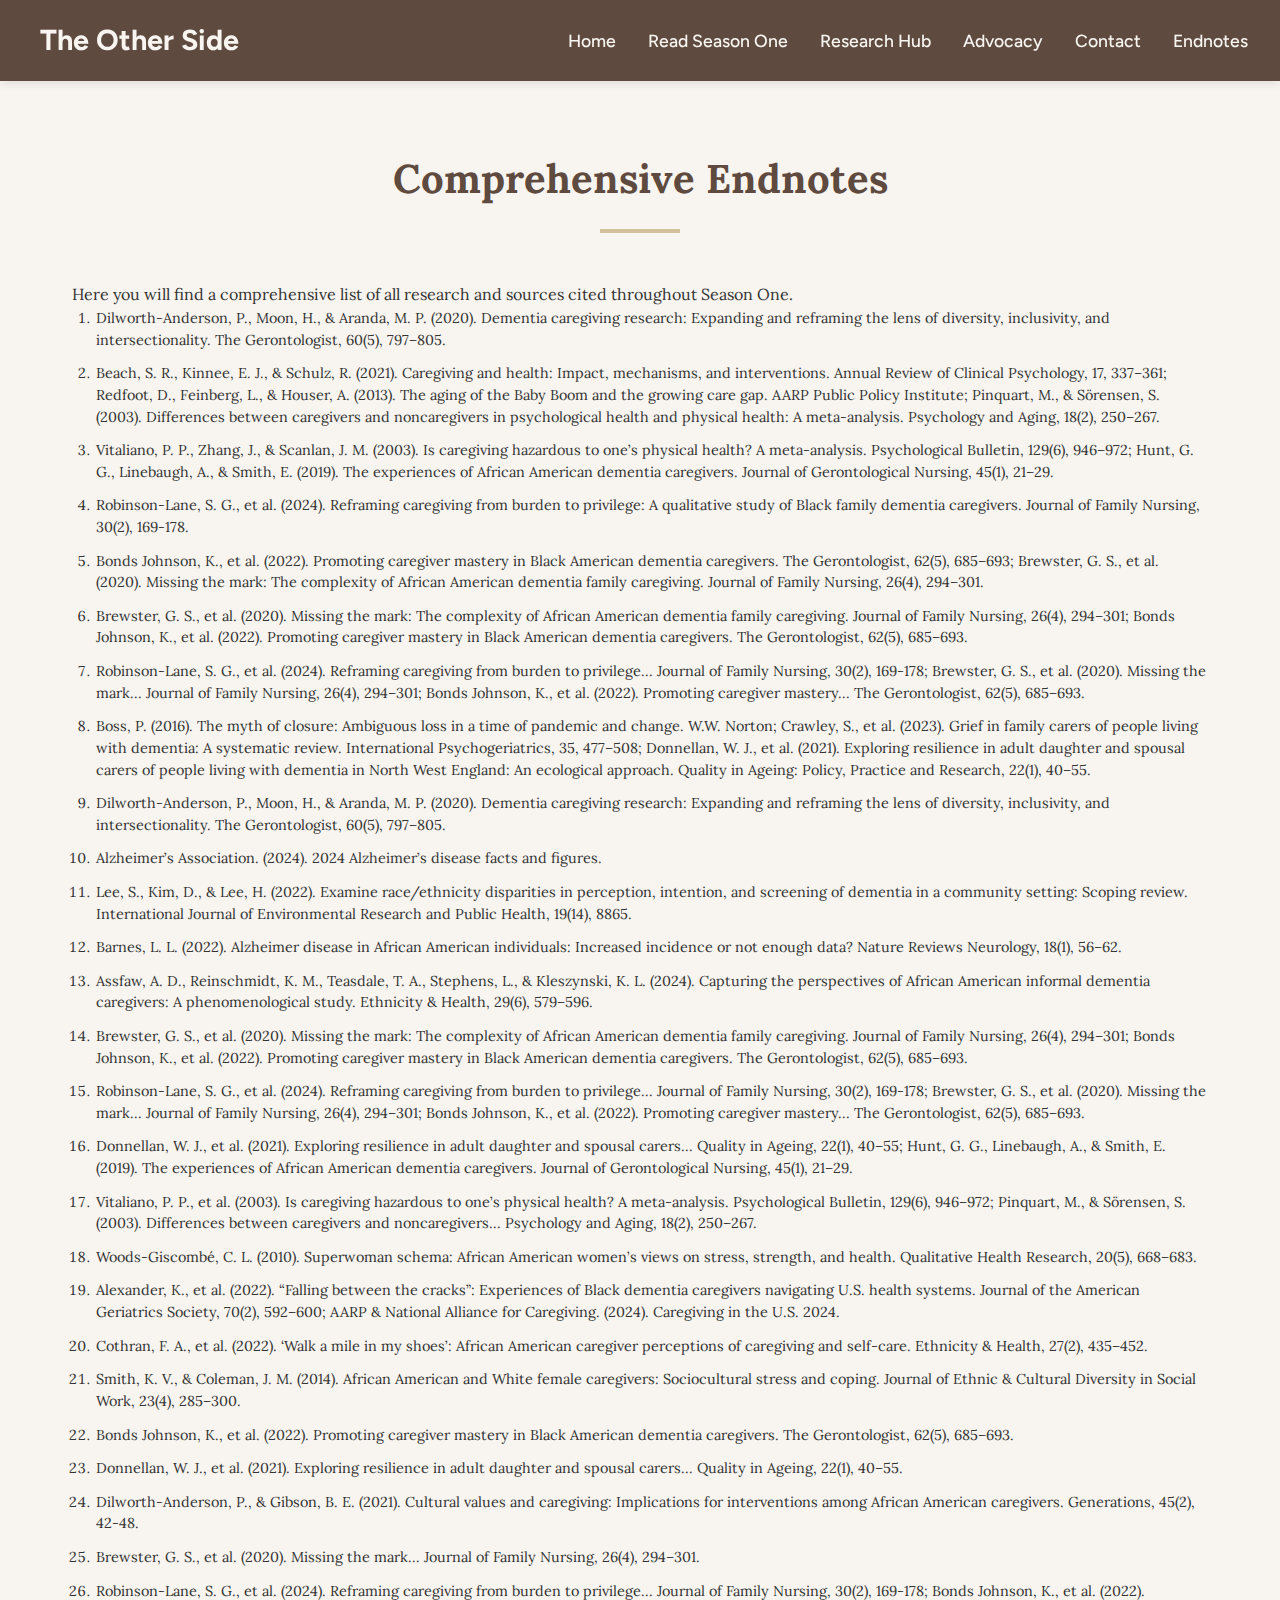
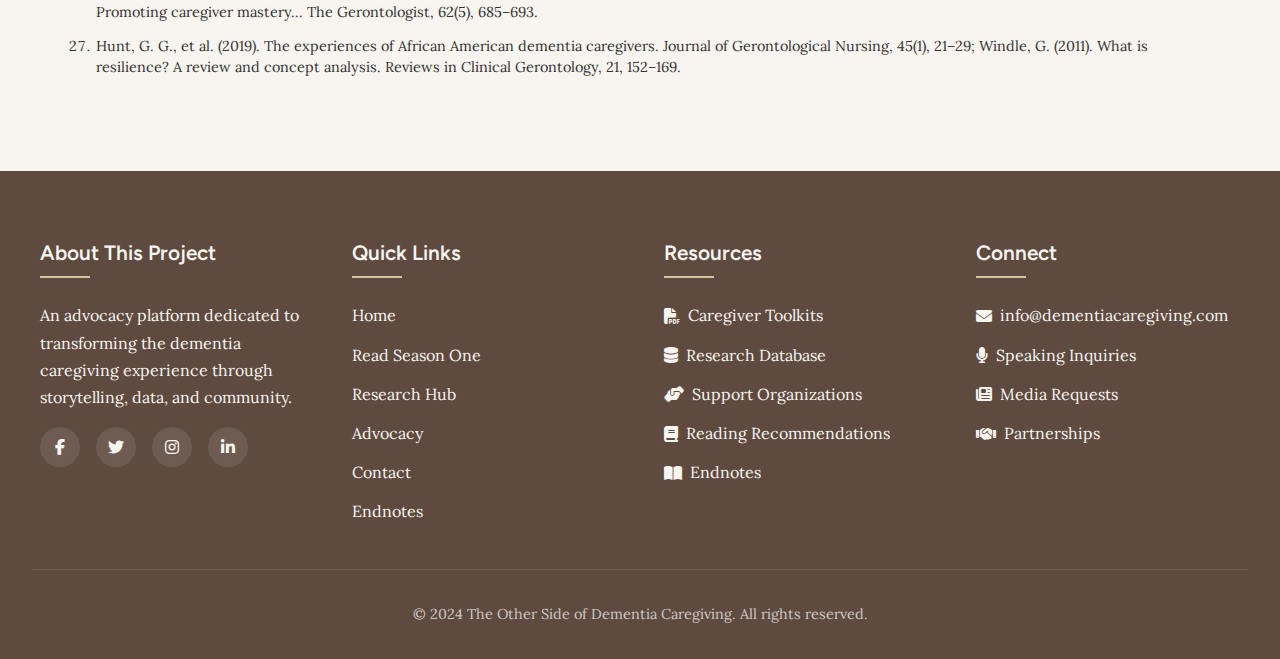
<file: endnotes.html>
<!DOCTYPE html>
<html lang="en">
<head>
    <meta charset="UTF-8">
    <meta name="viewport" content="width=device-width, initial-scale=1.0">
    <title>The Other Side of Dementia Caregiving - Endnotes</title>
    <link href="https://fonts.googleapis.com/css2?family=Lora:ital,wght@0,400;0,700;1,400&family=Figtree:wght@300;400;500;600;700&display=swap" rel="stylesheet">
    <link rel="stylesheet" href="https://cdnjs.cloudflare.com/ajax/libs/font-awesome/6.4.0/css/all.min.css">
    <link rel="stylesheet" href="styles.css">
</head>
<body>
    <a class="skip-link" href="#main-content">Skip to content</a>
    <header>
        <div class="header-container">
            <a href="index.html#home" class="logo">
                <i class="fas fa-hands-holding-heart"></i>
                <span>The Other Side</span>
            </a>
            <nav>
                <button class="mobile-menu-btn" aria-label="Toggle navigation">
                    <i class="fas fa-bars"></i>
                </button>
                <ul id="nav-list">
                    <li><a class="nav-link" href="index.html#home">Home</a></li>
                    <li><a class="nav-link" href="index.html#chapters">Read Season One</a></li>
                    <li><a class="nav-link" href="index.html#research-hub">Research Hub</a></li>
                    <li><a class="nav-link" href="index.html#advocacy-hub">Advocacy</a></li>
                    <li><a class="nav-link" href="index.html#contact">Contact</a></li>
                    <li><a class="nav-link" href="endnotes.html">Endnotes</a></li>
                </ul>
            </nav>
        </div>
    </header>

    <main id="main-content">
        <section class="section endnotes-page">
            <div class="container endnotes-list">
                <h1 class="section-title">Comprehensive Endnotes</h1>
                <p>Here you will find a comprehensive list of all research and sources cited throughout Season One.</p>
                <ol>
                    <li>Dilworth-Anderson, P., Moon, H., & Aranda, M. P. (2020). Dementia caregiving research: Expanding and reframing the lens of diversity, inclusivity, and intersectionality. The Gerontologist, 60(5), 797–805.</li>
                    <li>Beach, S. R., Kinnee, E. J., & Schulz, R. (2021). Caregiving and health: Impact, mechanisms, and interventions. Annual Review of Clinical Psychology, 17, 337–361; Redfoot, D., Feinberg, L., & Houser, A. (2013). The aging of the Baby Boom and the growing care gap. AARP Public Policy Institute; Pinquart, M., & Sörensen, S. (2003). Differences between caregivers and noncaregivers in psychological health and physical health: A meta-analysis. Psychology and Aging, 18(2), 250–267.</li>
                    <li>Vitaliano, P. P., Zhang, J., & Scanlan, J. M. (2003). Is caregiving hazardous to one’s physical health? A meta-analysis. Psychological Bulletin, 129(6), 946–972; Hunt, G. G., Linebaugh, A., & Smith, E. (2019). The experiences of African American dementia caregivers. Journal of Gerontological Nursing, 45(1), 21–29.</li>
                    <li>Robinson-Lane, S. G., et al. (2024). Reframing caregiving from burden to privilege: A qualitative study of Black family dementia caregivers. Journal of Family Nursing, 30(2), 169-178.</li>
                    <li>Bonds Johnson, K., et al. (2022). Promoting caregiver mastery in Black American dementia caregivers. The Gerontologist, 62(5), 685–693; Brewster, G. S., et al. (2020). Missing the mark: The complexity of African American dementia family caregiving. Journal of Family Nursing, 26(4), 294–301.</li>
                    <li>Brewster, G. S., et al. (2020). Missing the mark: The complexity of African American dementia family caregiving. Journal of Family Nursing, 26(4), 294–301; Bonds Johnson, K., et al. (2022). Promoting caregiver mastery in Black American dementia caregivers. The Gerontologist, 62(5), 685–693.</li>
                    <li>Robinson-Lane, S. G., et al. (2024). Reframing caregiving from burden to privilege... Journal of Family Nursing, 30(2), 169-178; Brewster, G. S., et al. (2020). Missing the mark... Journal of Family Nursing, 26(4), 294–301; Bonds Johnson, K., et al. (2022). Promoting caregiver mastery... The Gerontologist, 62(5), 685–693.</li>
                    <li>Boss, P. (2016). The myth of closure: Ambiguous loss in a time of pandemic and change. W.W. Norton; Crawley, S., et al. (2023). Grief in family carers of people living with dementia: A systematic review. International Psychogeriatrics, 35, 477–508; Donnellan, W. J., et al. (2021). Exploring resilience in adult daughter and spousal carers of people living with dementia in North West England: An ecological approach. Quality in Ageing: Policy, Practice and Research, 22(1), 40–55.</li>
                    <li>Dilworth-Anderson, P., Moon, H., & Aranda, M. P. (2020). Dementia caregiving research: Expanding and reframing the lens of diversity, inclusivity, and intersectionality. The Gerontologist, 60(5), 797–805.</li>
                    <li>Alzheimer’s Association. (2024). 2024 Alzheimer’s disease facts and figures.</li>
                    <li>Lee, S., Kim, D., & Lee, H. (2022). Examine race/ethnicity disparities in perception, intention, and screening of dementia in a community setting: Scoping review. International Journal of Environmental Research and Public Health, 19(14), 8865.</li>
                    <li>Barnes, L. L. (2022). Alzheimer disease in African American individuals: Increased incidence or not enough data? Nature Reviews Neurology, 18(1), 56–62.</li>
                    <li>Assfaw, A. D., Reinschmidt, K. M., Teasdale, T. A., Stephens, L., & Kleszynski, K. L. (2024). Capturing the perspectives of African American informal dementia caregivers: A phenomenological study. Ethnicity & Health, 29(6), 579–596.</li>
                    <li>Brewster, G. S., et al. (2020). Missing the mark: The complexity of African American dementia family caregiving. Journal of Family Nursing, 26(4), 294–301; Bonds Johnson, K., et al. (2022). Promoting caregiver mastery in Black American dementia caregivers. The Gerontologist, 62(5), 685–693.</li>
                    <li>Robinson-Lane, S. G., et al. (2024). Reframing caregiving from burden to privilege... Journal of Family Nursing, 30(2), 169-178; Brewster, G. S., et al. (2020). Missing the mark... Journal of Family Nursing, 26(4), 294–301; Bonds Johnson, K., et al. (2022). Promoting caregiver mastery... The Gerontologist, 62(5), 685–693.</li>
                    <li>Donnellan, W. J., et al. (2021). Exploring resilience in adult daughter and spousal carers... Quality in Ageing, 22(1), 40–55; Hunt, G. G., Linebaugh, A., & Smith, E. (2019). The experiences of African American dementia caregivers. Journal of Gerontological Nursing, 45(1), 21–29.</li>
                    <li>Vitaliano, P. P., et al. (2003). Is caregiving hazardous to one’s physical health? A meta-analysis. Psychological Bulletin, 129(6), 946–972; Pinquart, M., & Sörensen, S. (2003). Differences between caregivers and noncaregivers... Psychology and Aging, 18(2), 250–267.</li>
                    <li>Woods-Giscombé, C. L. (2010). Superwoman schema: African American women’s views on stress, strength, and health. Qualitative Health Research, 20(5), 668–683.</li>
                    <li>Alexander, K., et al. (2022). “Falling between the cracks”: Experiences of Black dementia caregivers navigating U.S. health systems. Journal of the American Geriatrics Society, 70(2), 592–600; AARP & National Alliance for Caregiving. (2024). Caregiving in the U.S. 2024.</li>
                    <li>Cothran, F. A., et al. (2022). ‘Walk a mile in my shoes’: African American caregiver perceptions of caregiving and self-care. Ethnicity & Health, 27(2), 435–452.</li>
                    <li>Smith, K. V., & Coleman, J. M. (2014). African American and White female caregivers: Sociocultural stress and coping. Journal of Ethnic & Cultural Diversity in Social Work, 23(4), 285–300.</li>
                    <li>Bonds Johnson, K., et al. (2022). Promoting caregiver mastery in Black American dementia caregivers. The Gerontologist, 62(5), 685–693.</li>
                    <li>Donnellan, W. J., et al. (2021). Exploring resilience in adult daughter and spousal carers... Quality in Ageing, 22(1), 40–55.</li>
                    <li>Dilworth-Anderson, P., & Gibson, B. E. (2021). Cultural values and caregiving: Implications for interventions among African American caregivers. Generations, 45(2), 42-48.</li>
                    <li>Brewster, G. S., et al. (2020). Missing the mark... Journal of Family Nursing, 26(4), 294–301.</li>
                    <li>Robinson-Lane, S. G., et al. (2024). Reframing caregiving from burden to privilege... Journal of Family Nursing, 30(2), 169-178; Bonds Johnson, K., et al. (2022). Promoting caregiver mastery... The Gerontologist, 62(5), 685–693.</li>
                    <li>Hunt, G. G., et al. (2019). The experiences of African American dementia caregivers. Journal of Gerontological Nursing, 45(1), 21–29; Windle, G. (2011). What is resilience? A review and concept analysis. Reviews in Clinical Gerontology, 21, 152–169.</li>
                </ol>
            </div>
        </section>
    </main>

    <footer>
            <div class="footer-container">
                <div class="footer-col">
                    <h3>About This Project</h3>
                    <p>An advocacy platform dedicated to transforming the dementia caregiving experience through storytelling, data, and community.</p>
                    <div class="social-links">
                        <a href="#"><i class="fab fa-facebook-f"></i></a>
                        <a href="#"><i class="fab fa-twitter"></i></a>
                        <a href="#"><i class="fab fa-instagram"></i></a>
                        <a href="#"><i class="fab fa-linkedin-in"></i></a>
                    </div>
                </div>
                <div class="footer-col">
                    <h3>Quick Links</h3>
                    <ul>
                        <li><a href="index.html#home">Home</a></li>
                        <li><a href="index.html#chapters">Read Season One</a></li>
                        <li><a href="index.html#research-hub">Research Hub</a></li>
                        <li><a href="index.html#advocacy-hub">Advocacy</a></li>
                        <li><a href="index.html#contact">Contact</a></li>
                        <li><a href="endnotes.html">Endnotes</a></li>
                    </ul>
                </div>
                <div class="footer-col">
                    <h3>Resources</h3>
                    <ul>
                        <li><a href="#"><i class="fas fa-file-pdf"></i> Caregiver Toolkits</a></li>
                        <li><a href="#"><i class="fas fa-database"></i> Research Database</a></li>
                        <li><a href="#"><i class="fas fa-hands-helping"></i> Support Organizations</a></li>
                        <li><a href="#"><i class="fas fa-book"></i> Reading Recommendations</a></li>
                        <li><a href="endnotes.html"><i class="fas fa-book-open"></i> Endnotes</a></li>
                    </ul>
                </div>
                <div class="footer-col">
                    <h3>Connect</h3>
                    <ul>
                        <li><a href="#"><i class="fas fa-envelope"></i> info@dementiacaregiving.com</a></li>
                        <li><a href="#"><i class="fas fa-microphone"></i> Speaking Inquiries</a></li>
                        <li><a href="#"><i class="fas fa-newspaper"></i> Media Requests</a></li>
                        <li><a href="#"><i class="fas fa-handshake"></i> Partnerships</a></li>
                    </ul>
                </div>
            </div>
            <div class="copyright">
                &copy; 2024 The Other Side of Dementia Caregiving. All rights reserved.
            </div>
    </footer>

    <script>
        document.addEventListener('DOMContentLoaded', function() {
            const mobileMenuBtn = document.querySelector('.mobile-menu-btn');
            const navList = document.getElementById('nav-list');
            if (mobileMenuBtn && navList) {
                mobileMenuBtn.addEventListener('click', () => {
                    navList.classList.toggle('show');
                });
            }
        });
    </script>
</body>
</html>
</file>
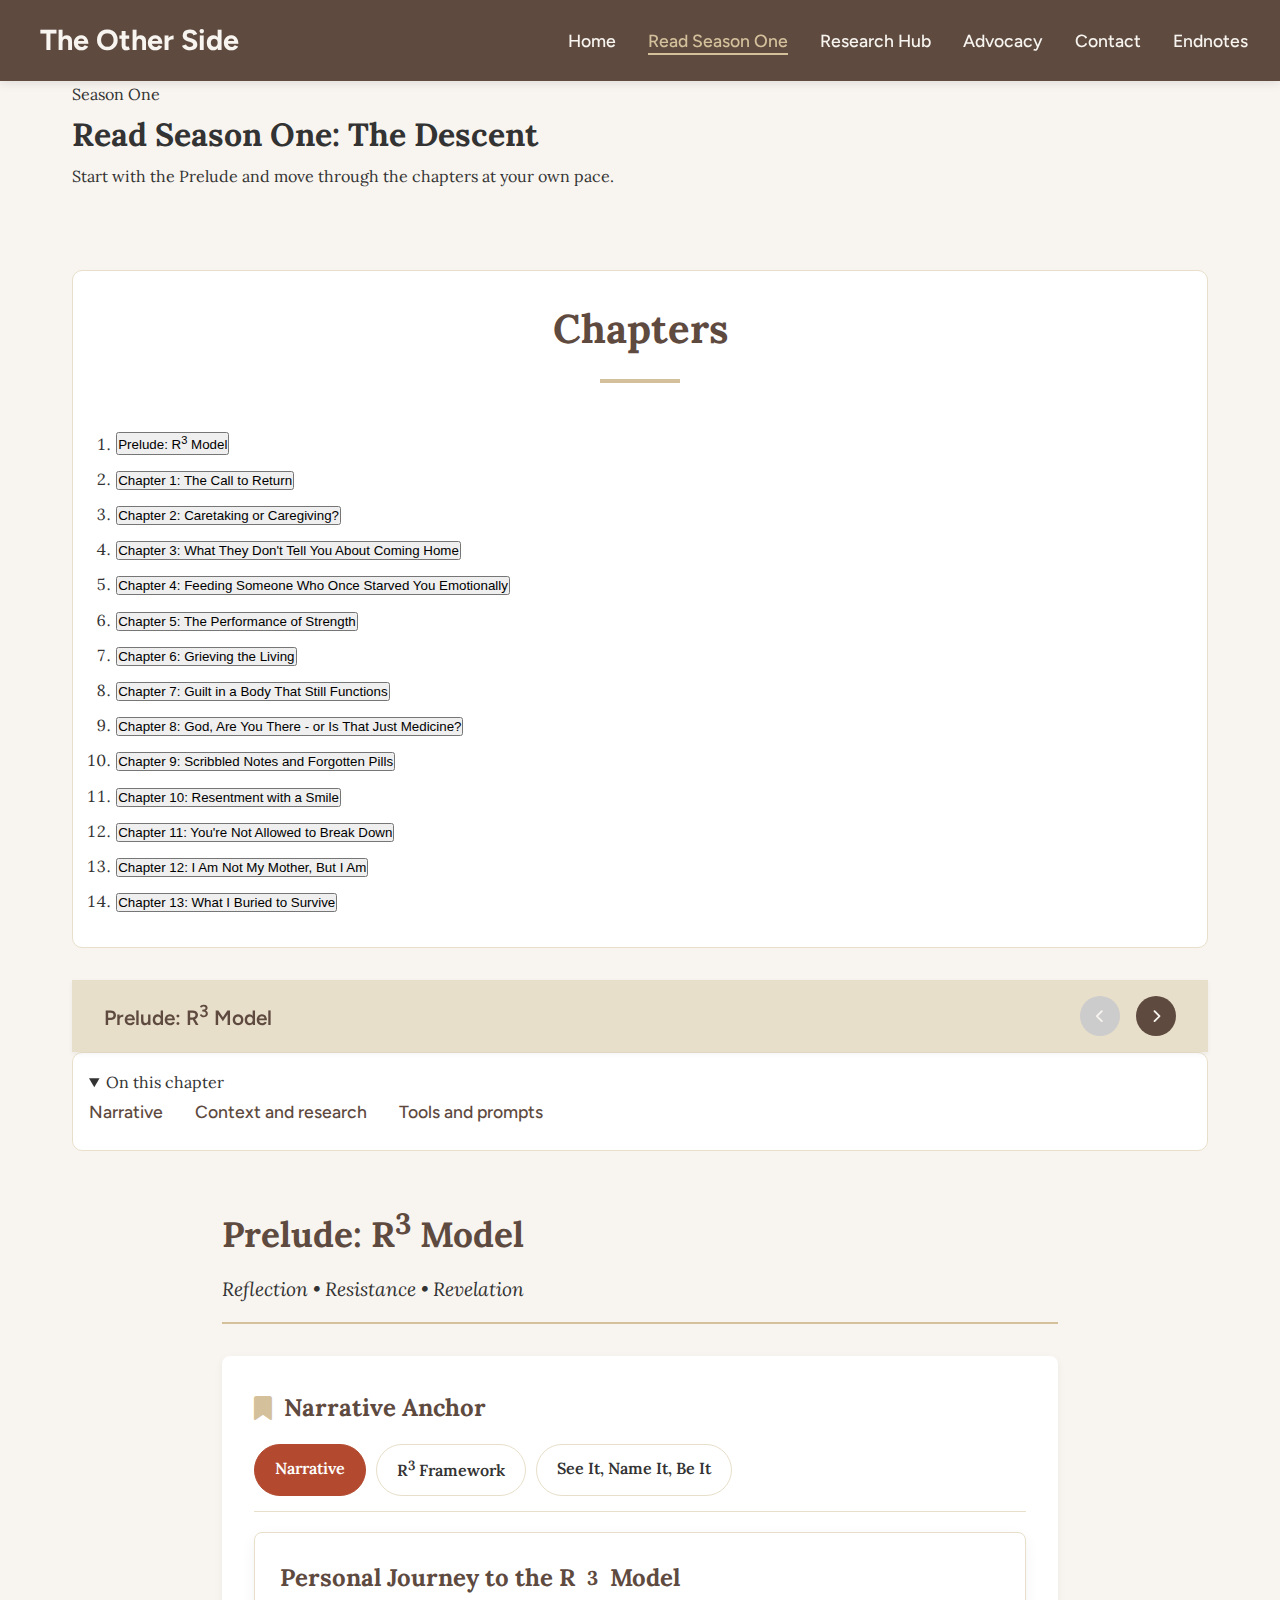
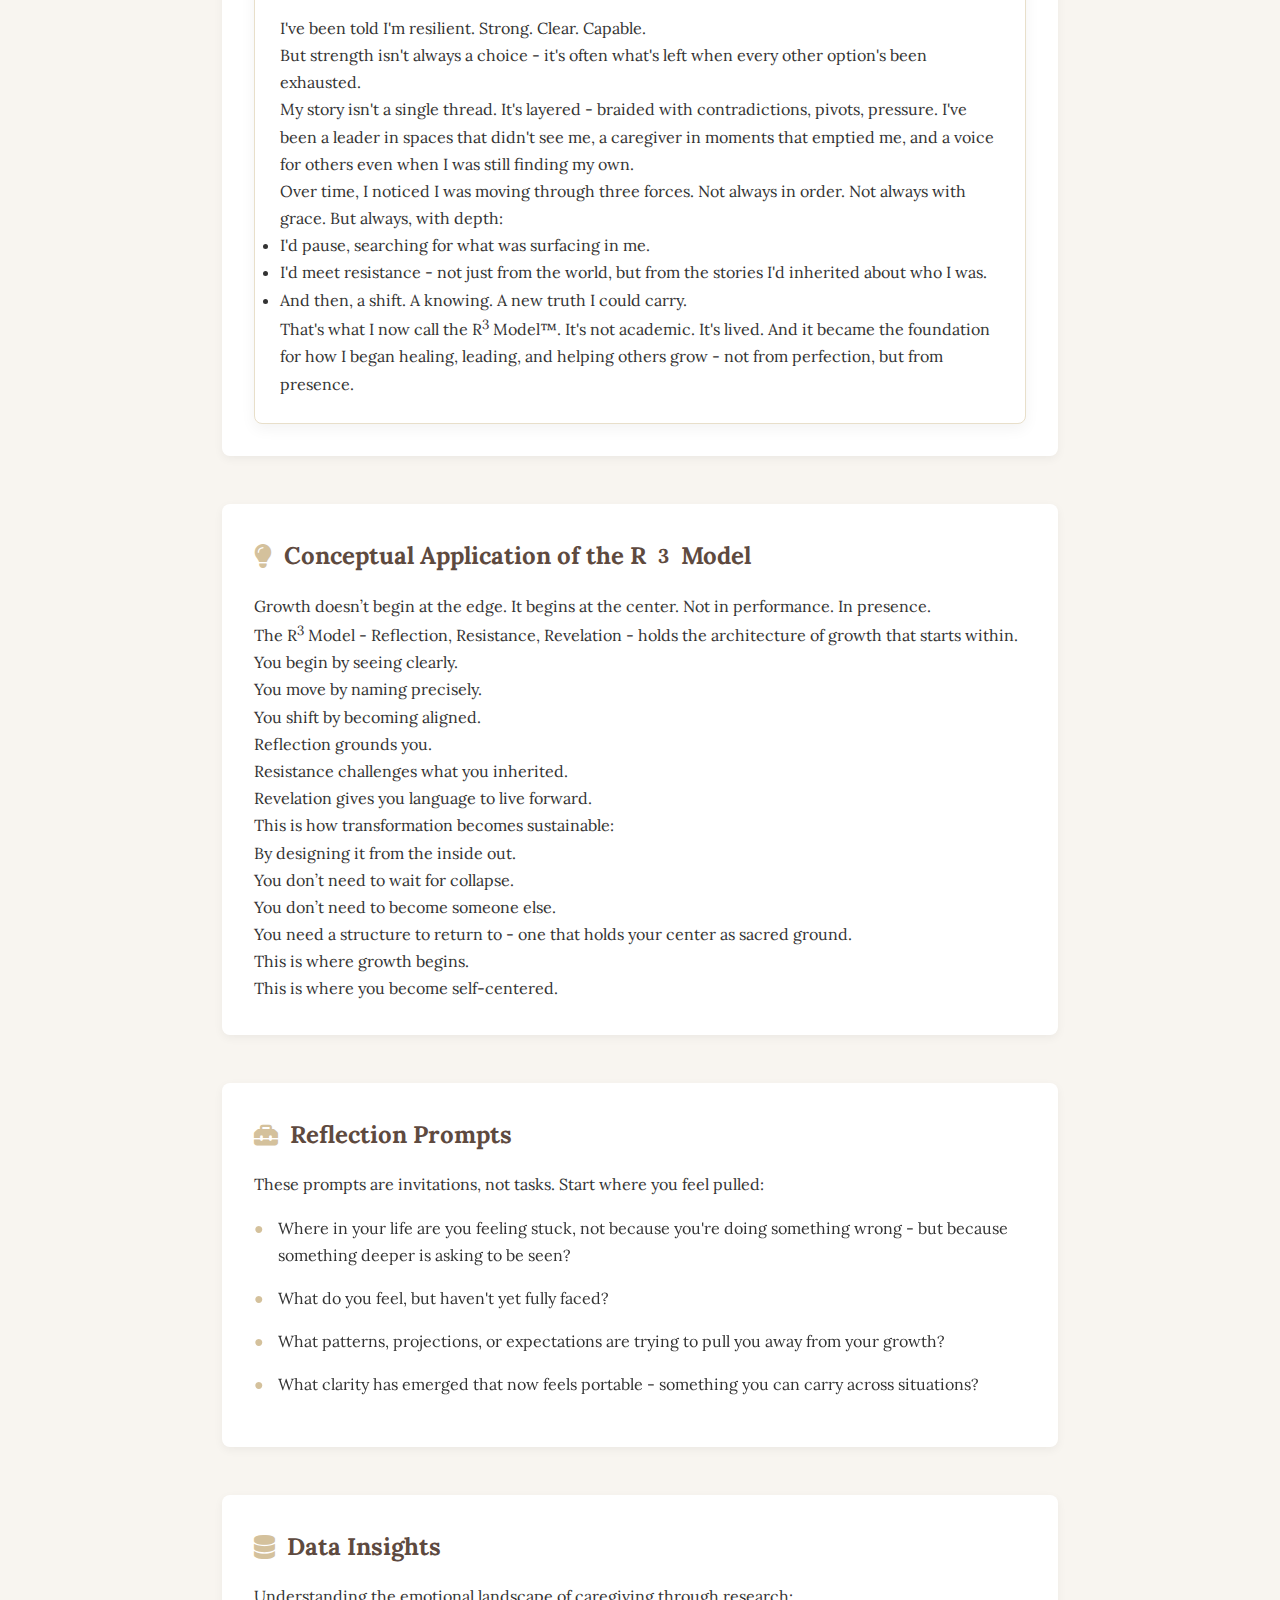
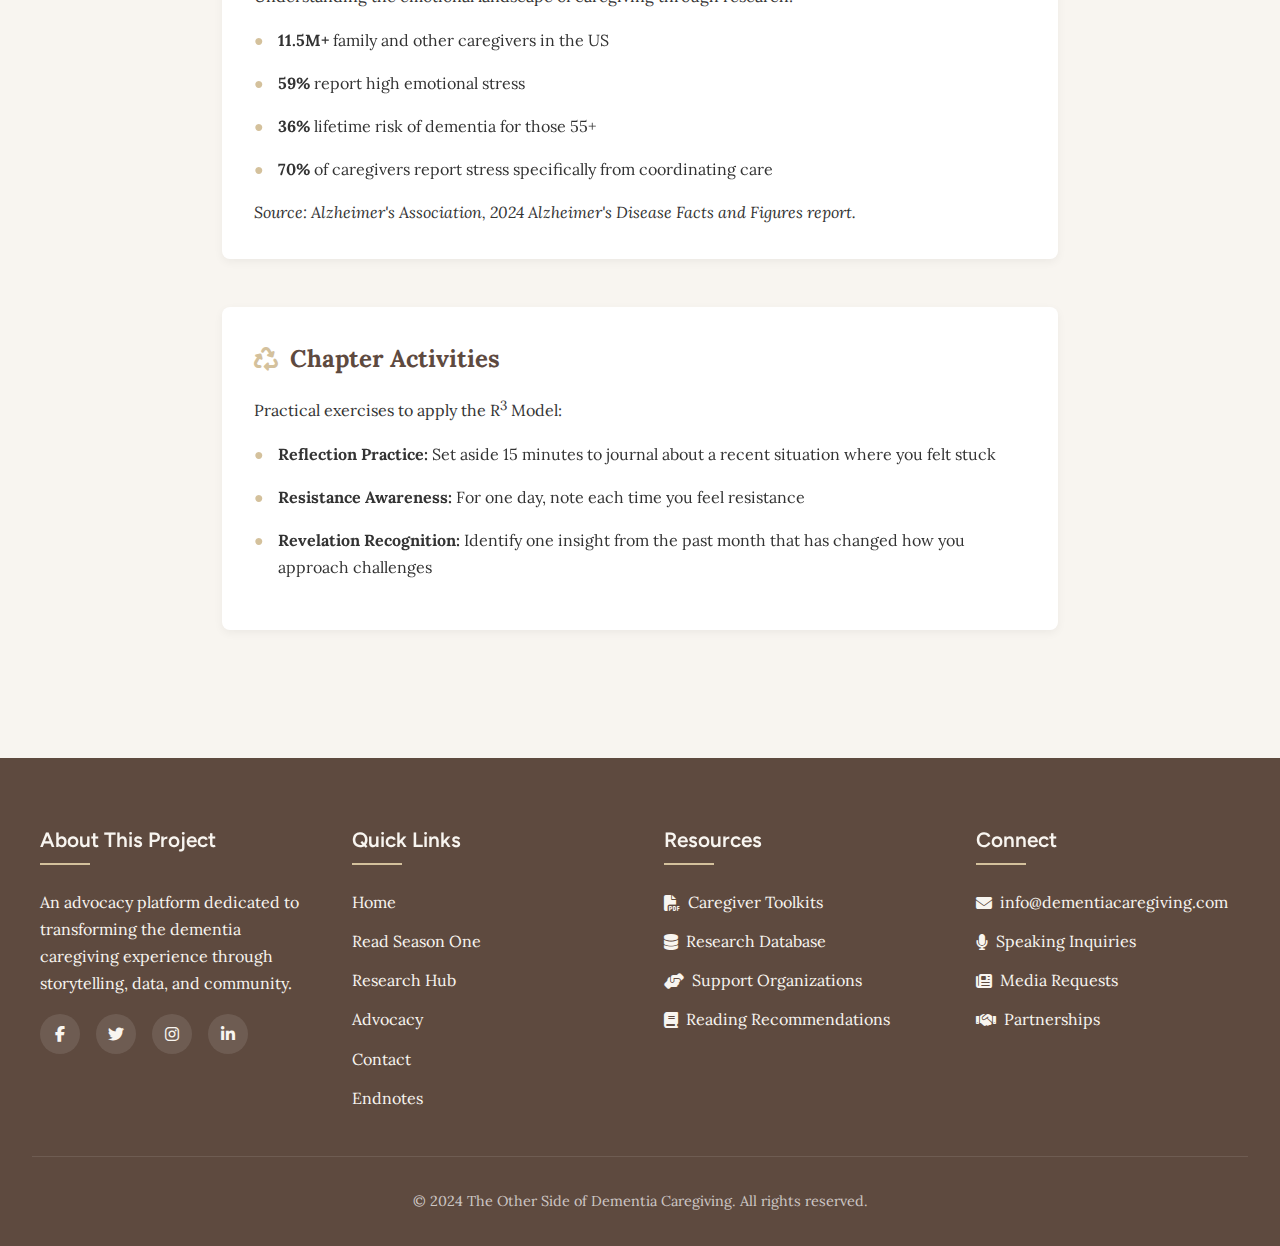
<file: read-season-one.html>
<!DOCTYPE html>
<html lang="en">
<head>
    <meta charset="UTF-8">
    <meta name="viewport" content="width=device-width, initial-scale=1.0">
    <title>Read Season One | The Other Side of Dementia Caregiving</title>
    <link href="https://fonts.googleapis.com/css2?family=Lora:ital,wght@0,400;0,700;1,400&family=Figtree:wght@300;400;500;600;700&display=swap" rel="stylesheet">
    <link rel="stylesheet" href="https://cdnjs.cloudflare.com/ajax/libs/font-awesome/6.4.0/css/all.min.css">
    <link rel="stylesheet" href="styles.css">
</head>
<body>
    <a class="skip-link" href="#main-content">Skip to content</a>
    <header class="site-header">
        <div class="header-container">
            <a href="index.html#home" class="logo">
                <i class="fas fa-hands-holding-heart"></i>
                <span>The Other Side</span>
            </a>
            <nav class="main-nav" aria-label="Primary">
                <button class="mobile-menu-btn" type="button" aria-expanded="false" aria-controls="nav-list">
                    <span class="sr-only">Toggle navigation</span>
                    <i class="fas fa-bars"></i>
                </button>
                <ul id="nav-list" class="nav-list">
                    <li><a href="index.html#home">Home</a></li>
                    <li><a href="read-season-one.html" class="active">Read Season One</a></li>
                    <li><a href="index.html#research">Research Hub</a></li>
                    <li><a href="index.html#advocacy">Advocacy</a></li>
                    <li><a href="index.html#contact">Contact</a></li>
                    <li><a href="endnotes.html">Endnotes</a></li>
                </ul>
            </nav>
        </div>
    </header>

    <main id="main-content">
        <section class="page-hero">
            <div class="container">
                <p class="eyebrow">Season One</p>
                <h1>Read Season One: The Descent</h1>
                <p class="hero-subtitle">Start with the Prelude and move through the chapters at your own pace.</p>
            </div>
        </section>

        <section class="section">
            <div class="container">
                <div class="reading-layout">
                    <aside class="chapter-list" aria-label="Chapter list">
                        <h2 class="section-title section-title-left">Chapters</h2>
                        <ol id="chapter-list" class="chapter-list-items"></ol>
                    </aside>

                    <div class="chapter-content-wrapper">
                        <div id="chapter-nav" class="chapter-nav" aria-label="Chapter navigation">
                            <div class="chapter-container">
                                <div class="chapter-title-nav" id="chapter-nav-title">Prelude: R<sup>3</sup> Model</div>
                                <div class="chapter-controls">
                                    <button class="chapter-btn" id="prev-chapter-btn" type="button">
                                        <span class="sr-only">Previous chapter</span>
                                        <i class="fas fa-chevron-left"></i>
                                    </button>
                                    <button class="chapter-btn" id="next-chapter-btn" type="button">
                                        <span class="sr-only">Next chapter</span>
                                        <i class="fas fa-chevron-right"></i>
                                    </button>
                                </div>
                            </div>
                        </div>

                        <div class="reading-columns">
                            <aside class="toc" aria-label="Table of contents">
                                <details open>
                                    <summary>On this chapter</summary>
                                    <nav>
                                        <ul>
                                            <li><a href="#chapter-narrative">Narrative</a></li>
                                            <li><a href="#chapter-context">Context and research</a></li>
                                            <li><a href="#chapter-resources">Tools and prompts</a></li>
                                        </ul>
                                    </nav>
                                </details>
                            </aside>

                            <article class="chapter-content-area" id="chapter-content-area"></article>
                        </div>
                    </div>
                </div>
            </div>
        </section>
    </main>

    <footer class="site-footer">
        <div class="footer-container">
            <div class="footer-col">
                <h3>About This Project</h3>
                <p>An advocacy platform dedicated to transforming the dementia caregiving experience through storytelling, data, and community.</p>
                <div class="social-links">
                    <a href="#" aria-label="Facebook"><i class="fab fa-facebook-f"></i></a>
                    <a href="#" aria-label="Twitter"><i class="fab fa-twitter"></i></a>
                    <a href="#" aria-label="Instagram"><i class="fab fa-instagram"></i></a>
                    <a href="#" aria-label="LinkedIn"><i class="fab fa-linkedin-in"></i></a>
                </div>
            </div>
            <div class="footer-col">
                <h3>Quick Links</h3>
                <ul>
                    <li><a href="index.html#home">Home</a></li>
                    <li><a href="read-season-one.html">Read Season One</a></li>
                    <li><a href="index.html#research">Research Hub</a></li>
                    <li><a href="index.html#advocacy">Advocacy</a></li>
                    <li><a href="index.html#contact">Contact</a></li>
                    <li><a href="endnotes.html">Endnotes</a></li>
                </ul>
            </div>
            <div class="footer-col">
                <h3>Resources</h3>
                <ul>
                    <li><a href="#"><i class="fas fa-file-pdf"></i> Caregiver Toolkits</a></li>
                    <li><a href="#"><i class="fas fa-database"></i> Research Database</a></li>
                    <li><a href="#"><i class="fas fa-hands-helping"></i> Support Organizations</a></li>
                    <li><a href="#"><i class="fas fa-book"></i> Reading Recommendations</a></li>
                </ul>
            </div>
            <div class="footer-col">
                <h3>Connect</h3>
                <ul>
                    <li><a href="#"><i class="fas fa-envelope"></i> info@dementiacaregiving.com</a></li>
                    <li><a href="#"><i class="fas fa-microphone"></i> Speaking Inquiries</a></li>
                    <li><a href="#"><i class="fas fa-newspaper"></i> Media Requests</a></li>
                    <li><a href="#"><i class="fas fa-handshake"></i> Partnerships</a></li>
                </ul>
            </div>
        </div>
        <div class="copyright">
            &copy; 2024 The Other Side of Dementia Caregiving. All rights reserved.
        </div>
    </footer>

    <script src="app.js"></script>
</body>
</html>
</file>
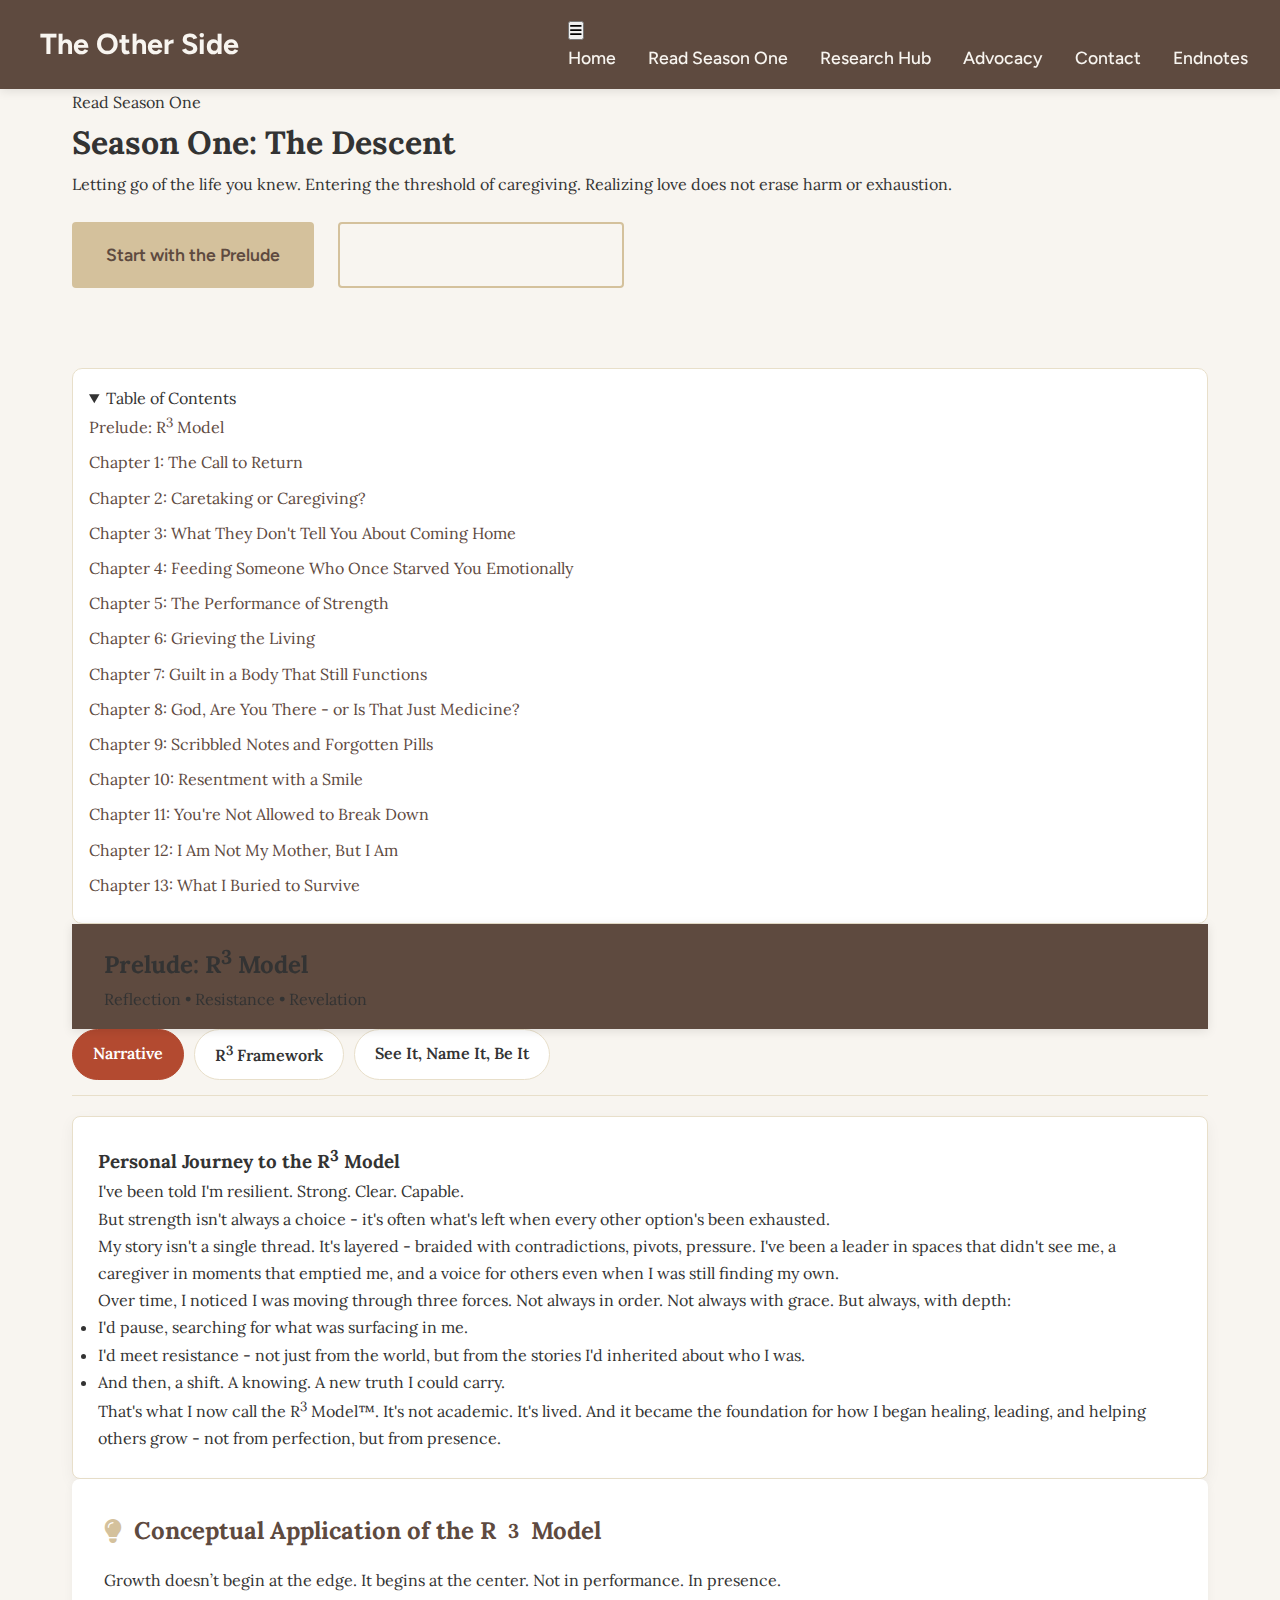
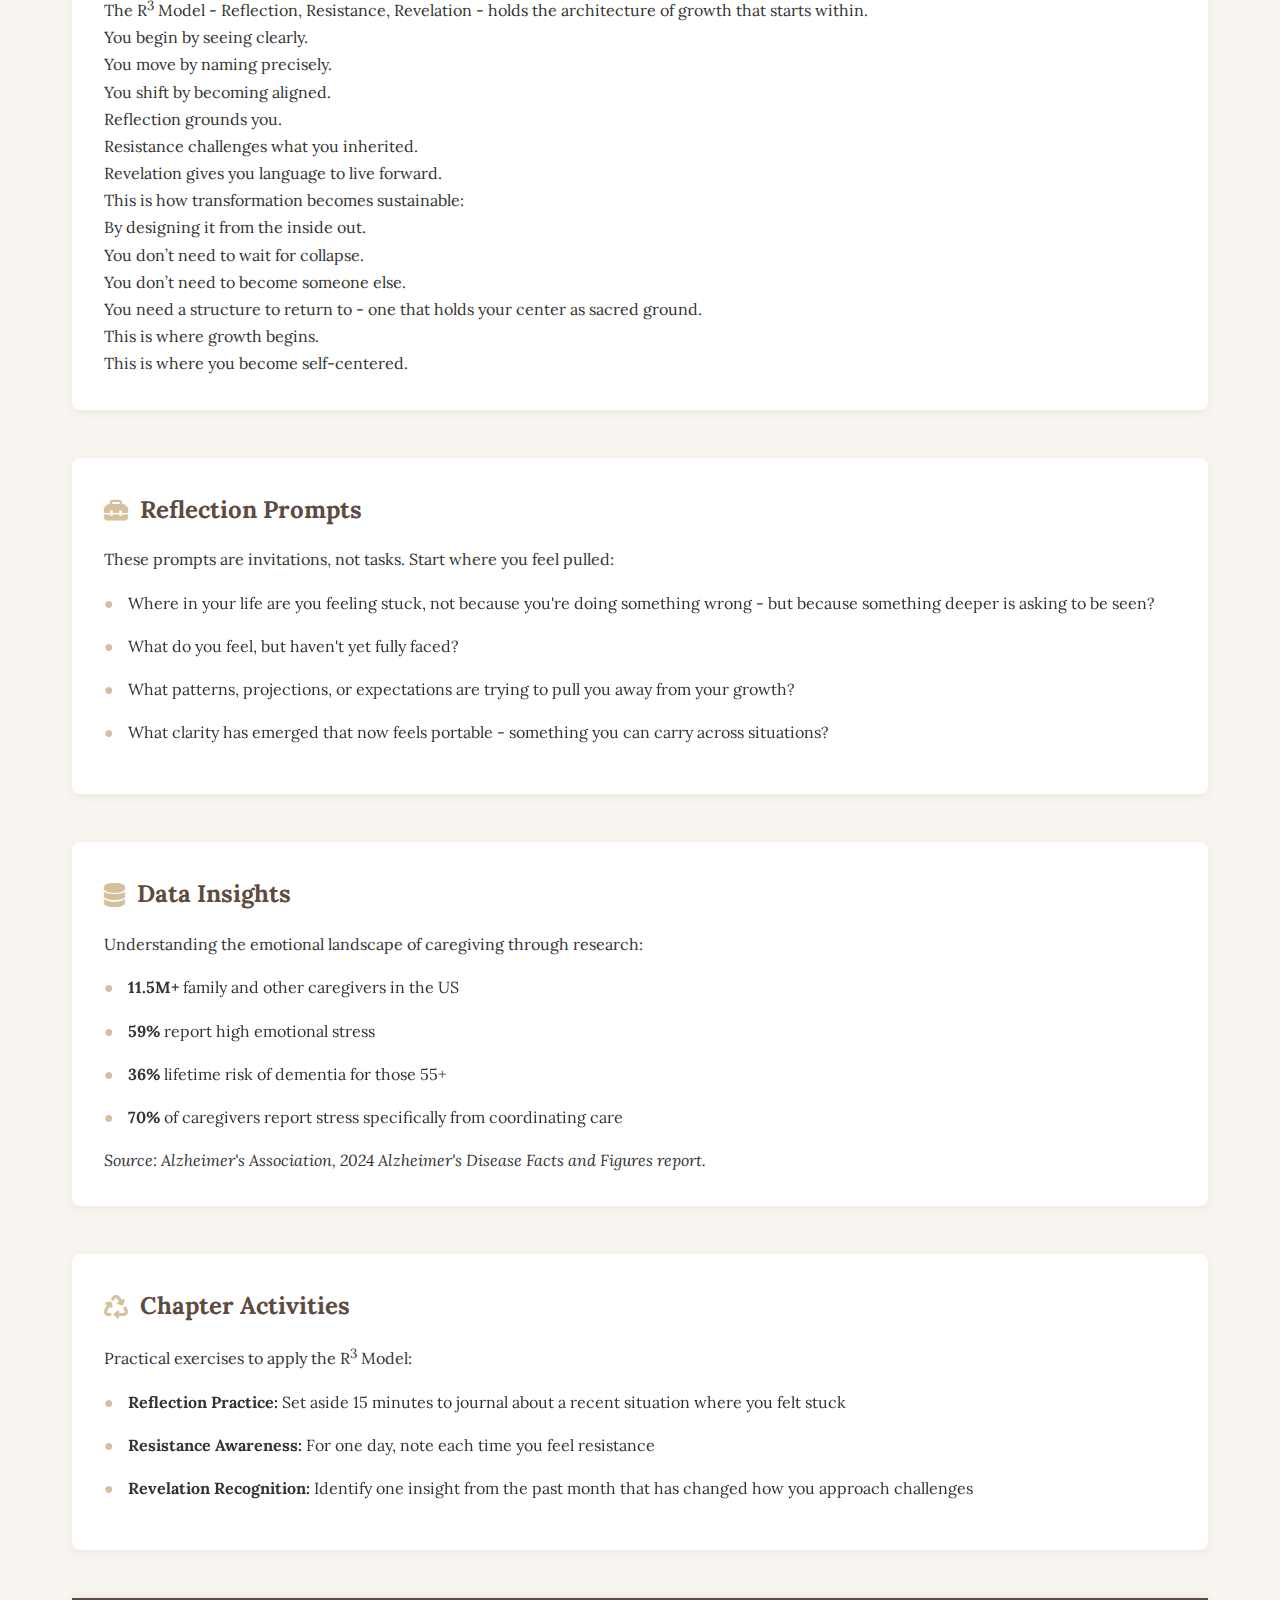
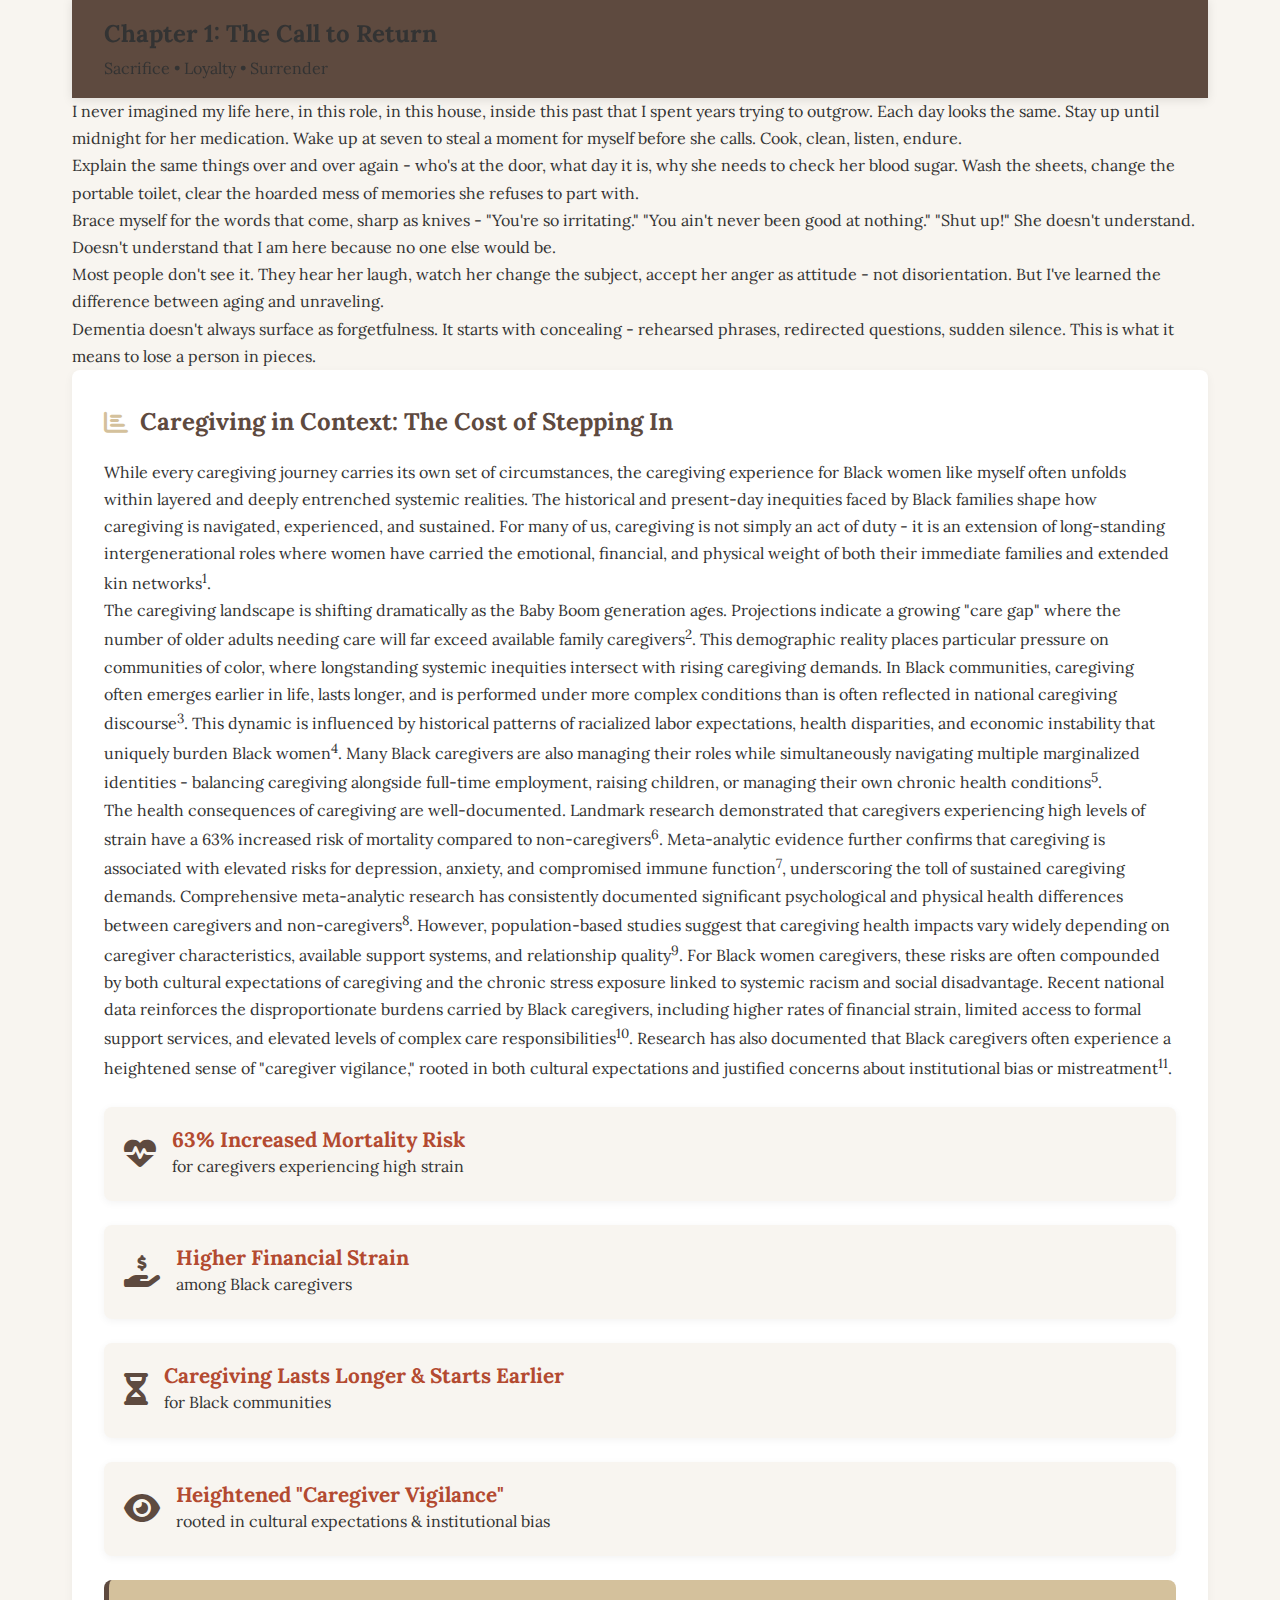
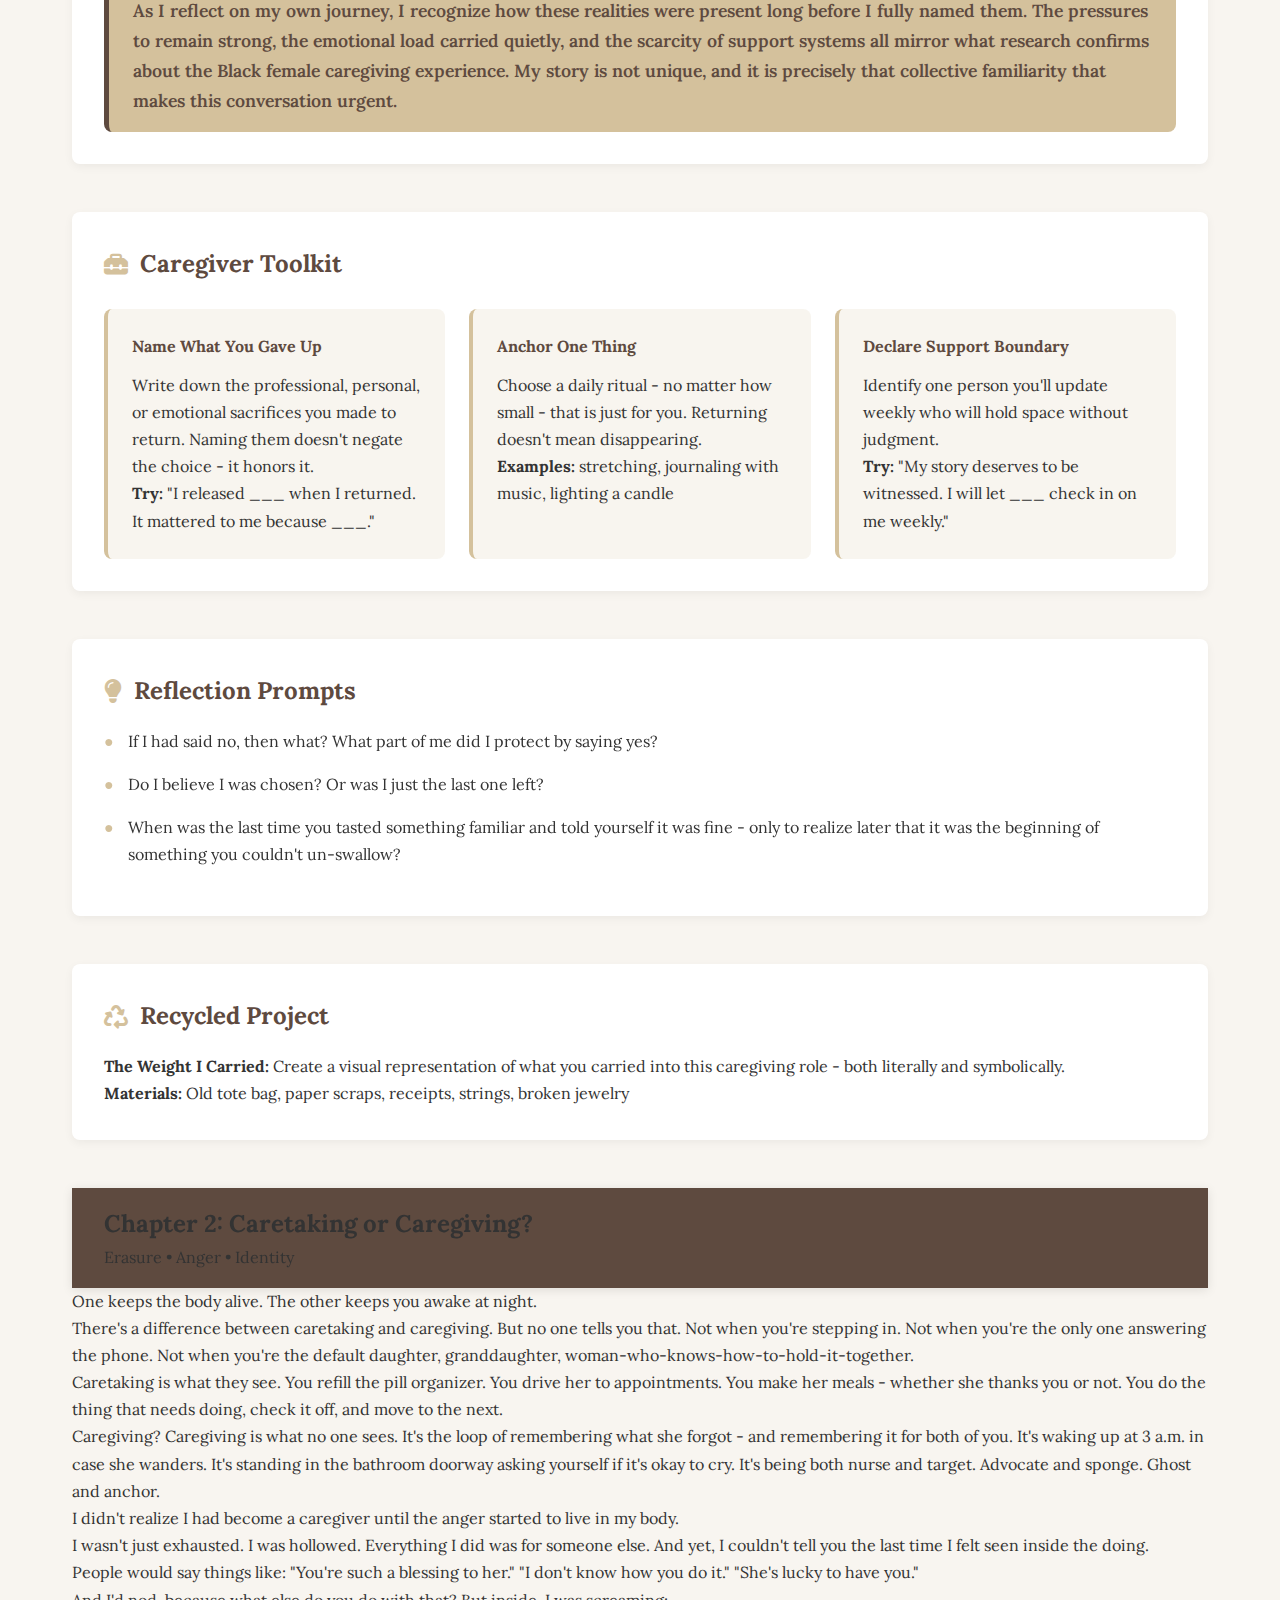
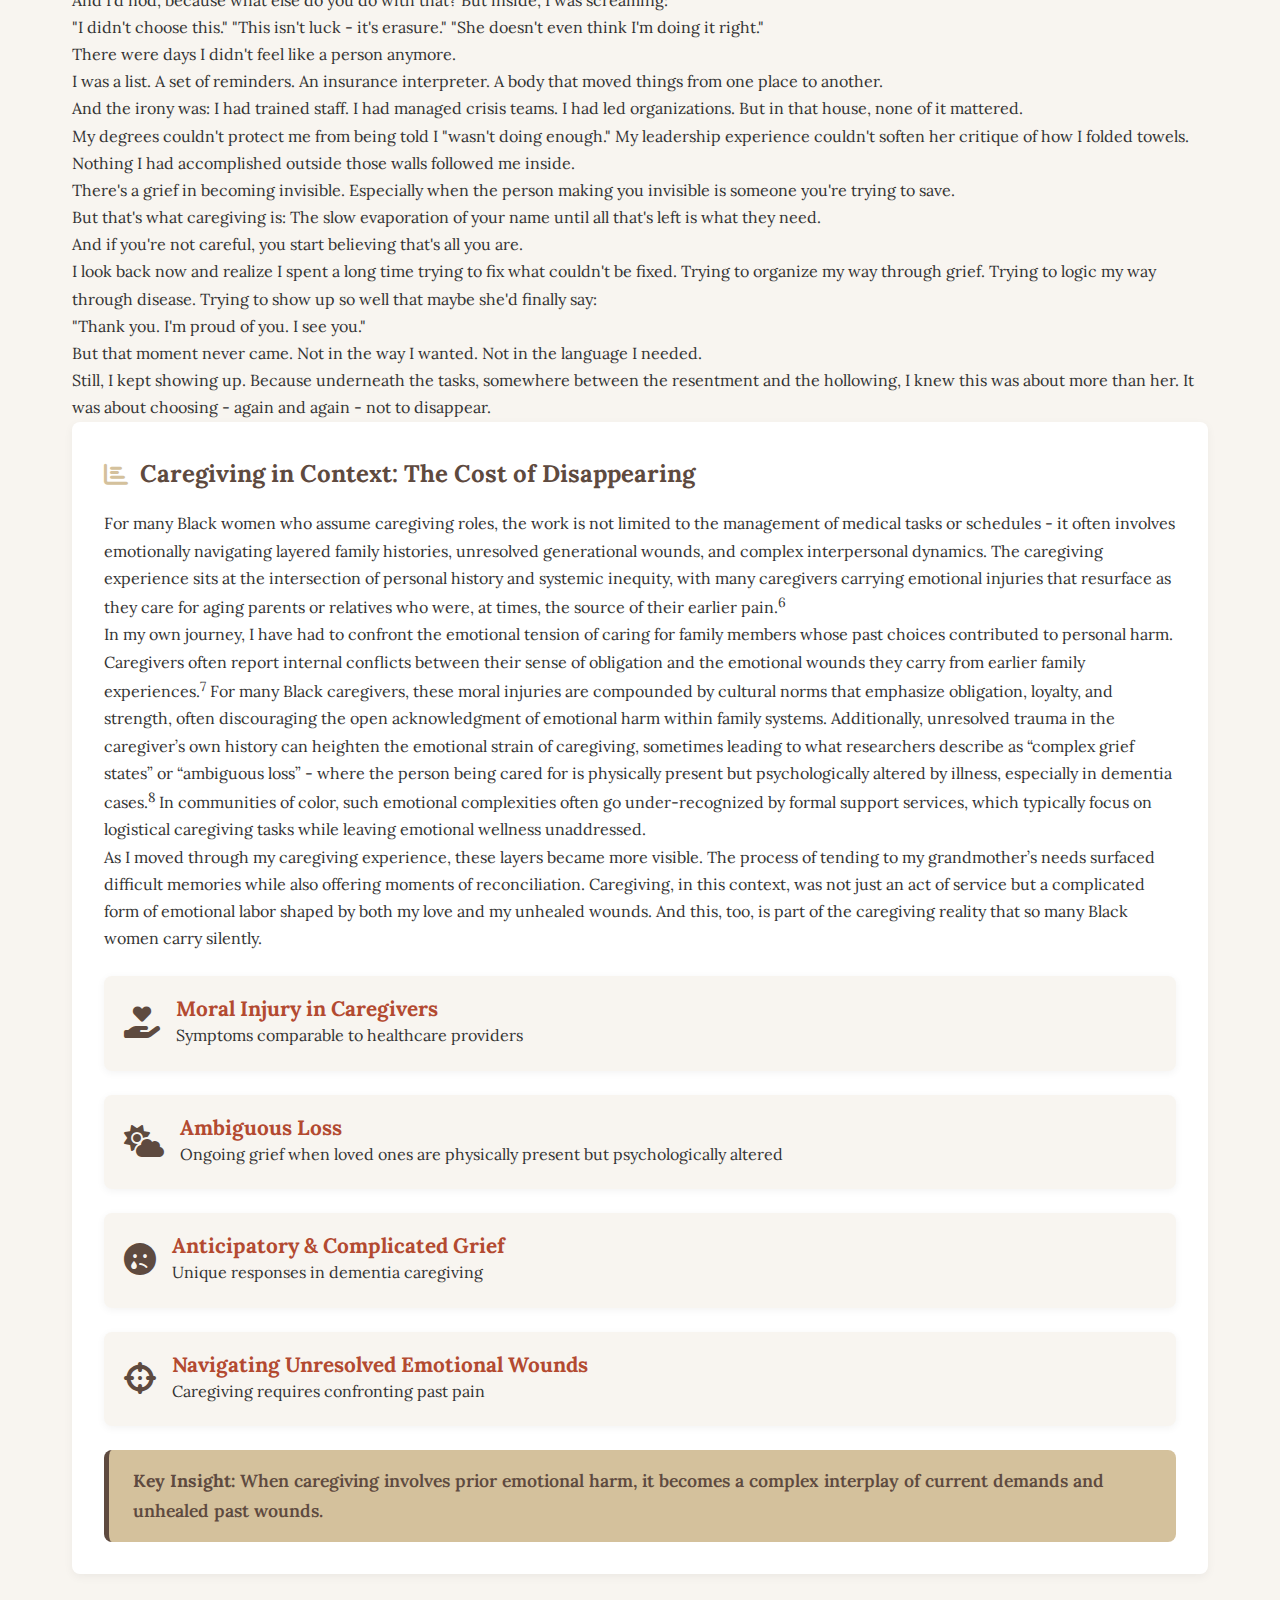
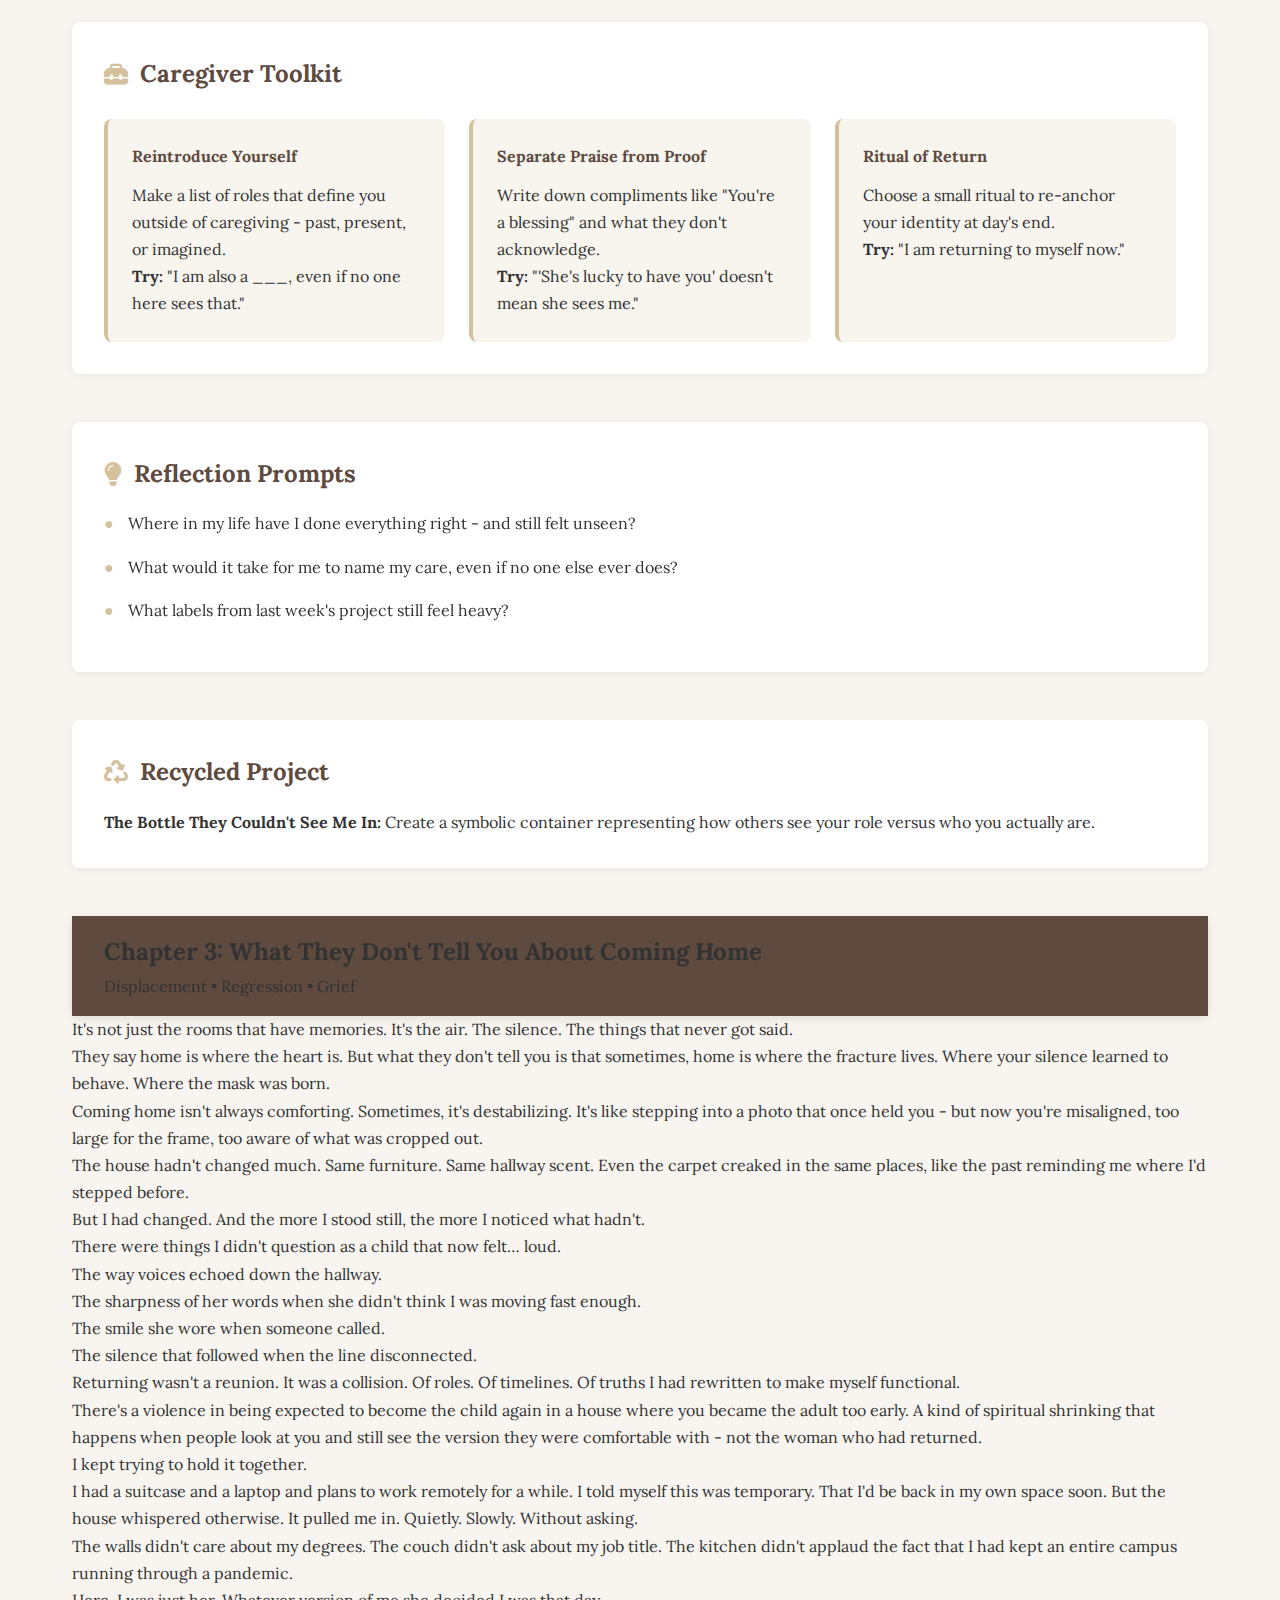
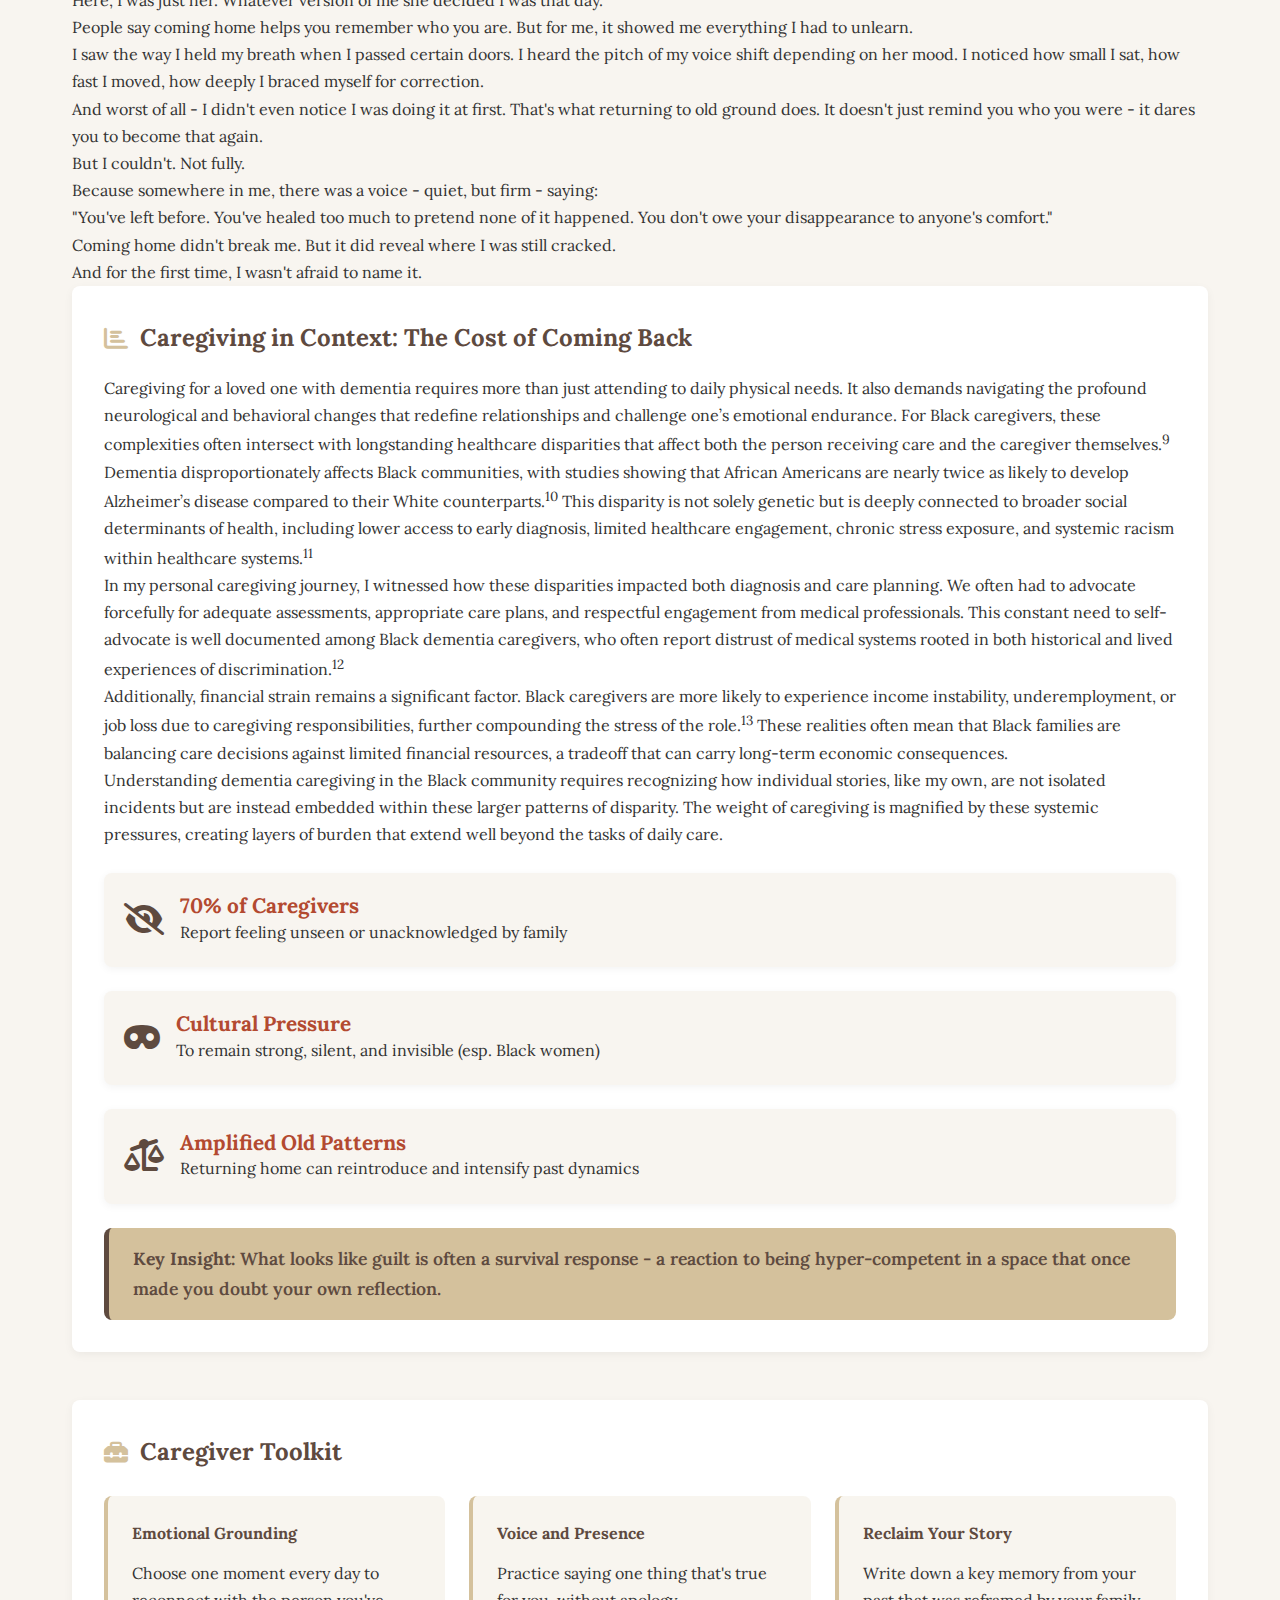
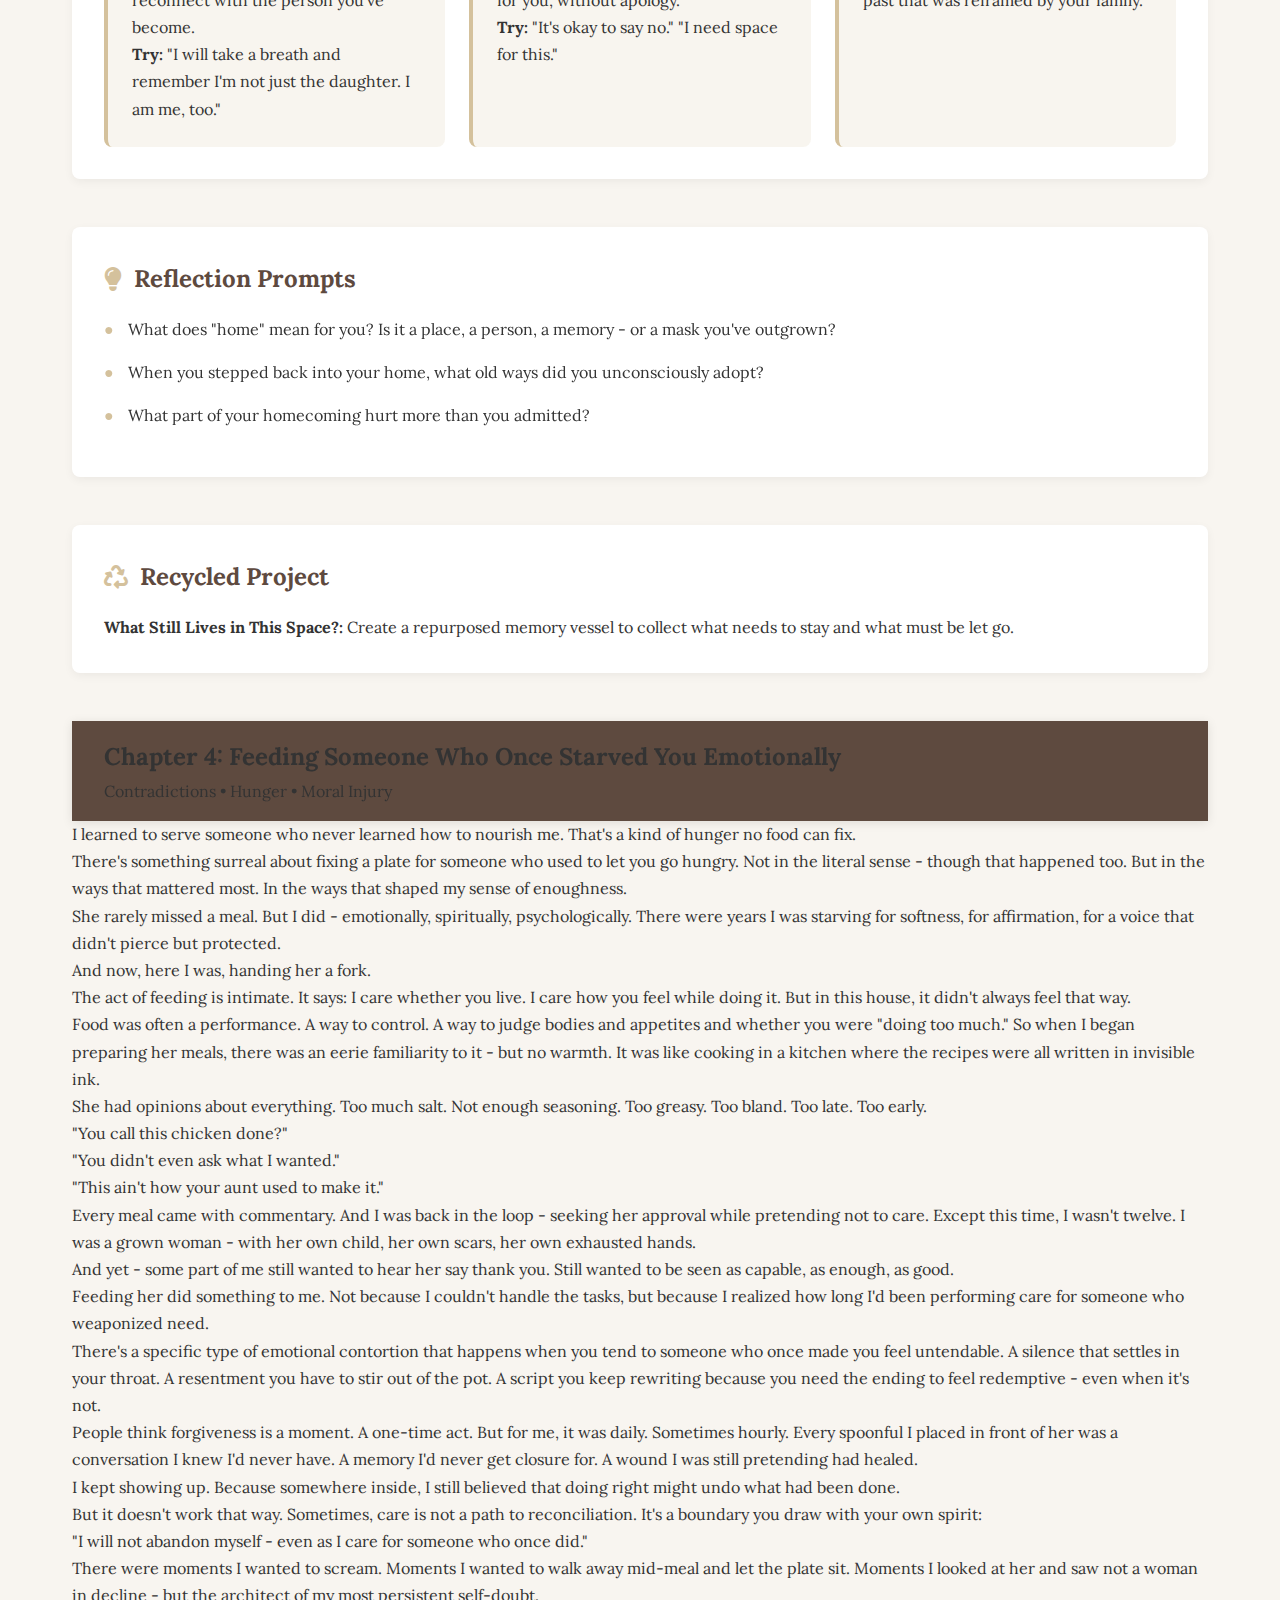
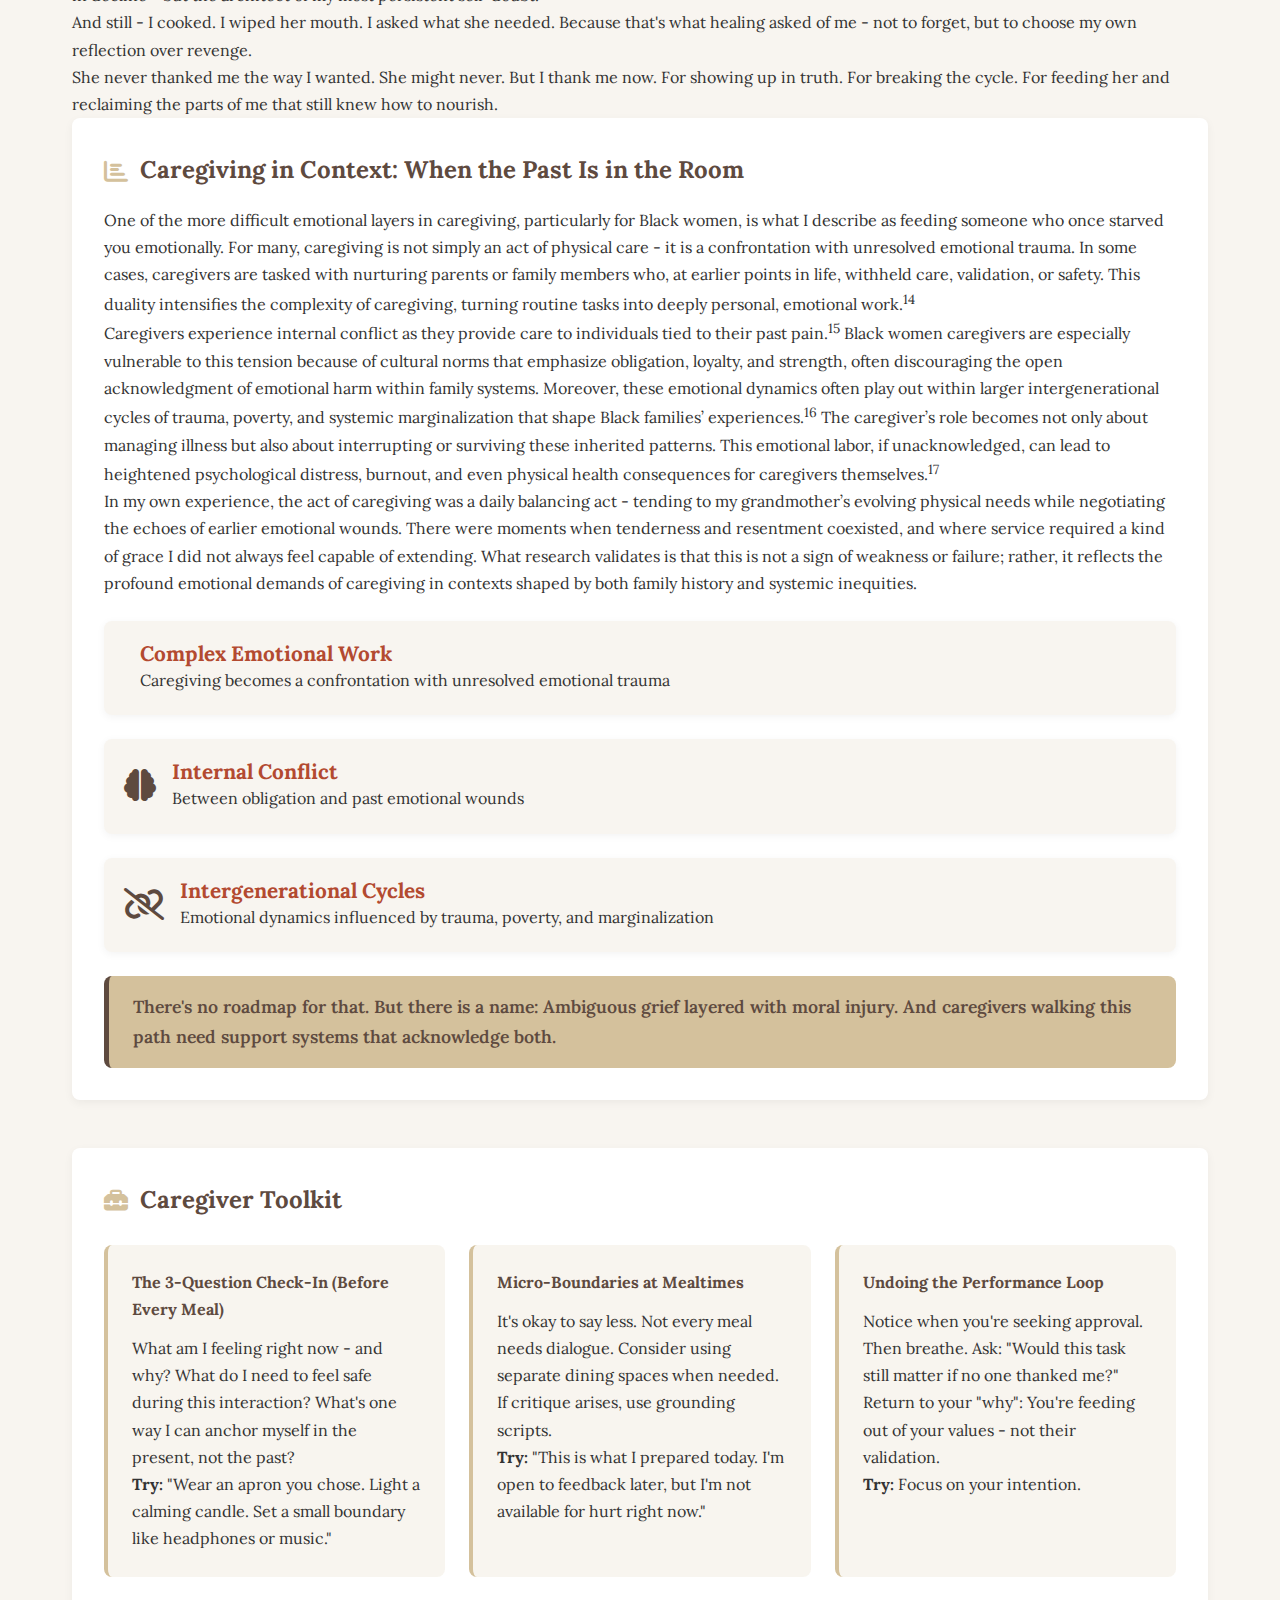
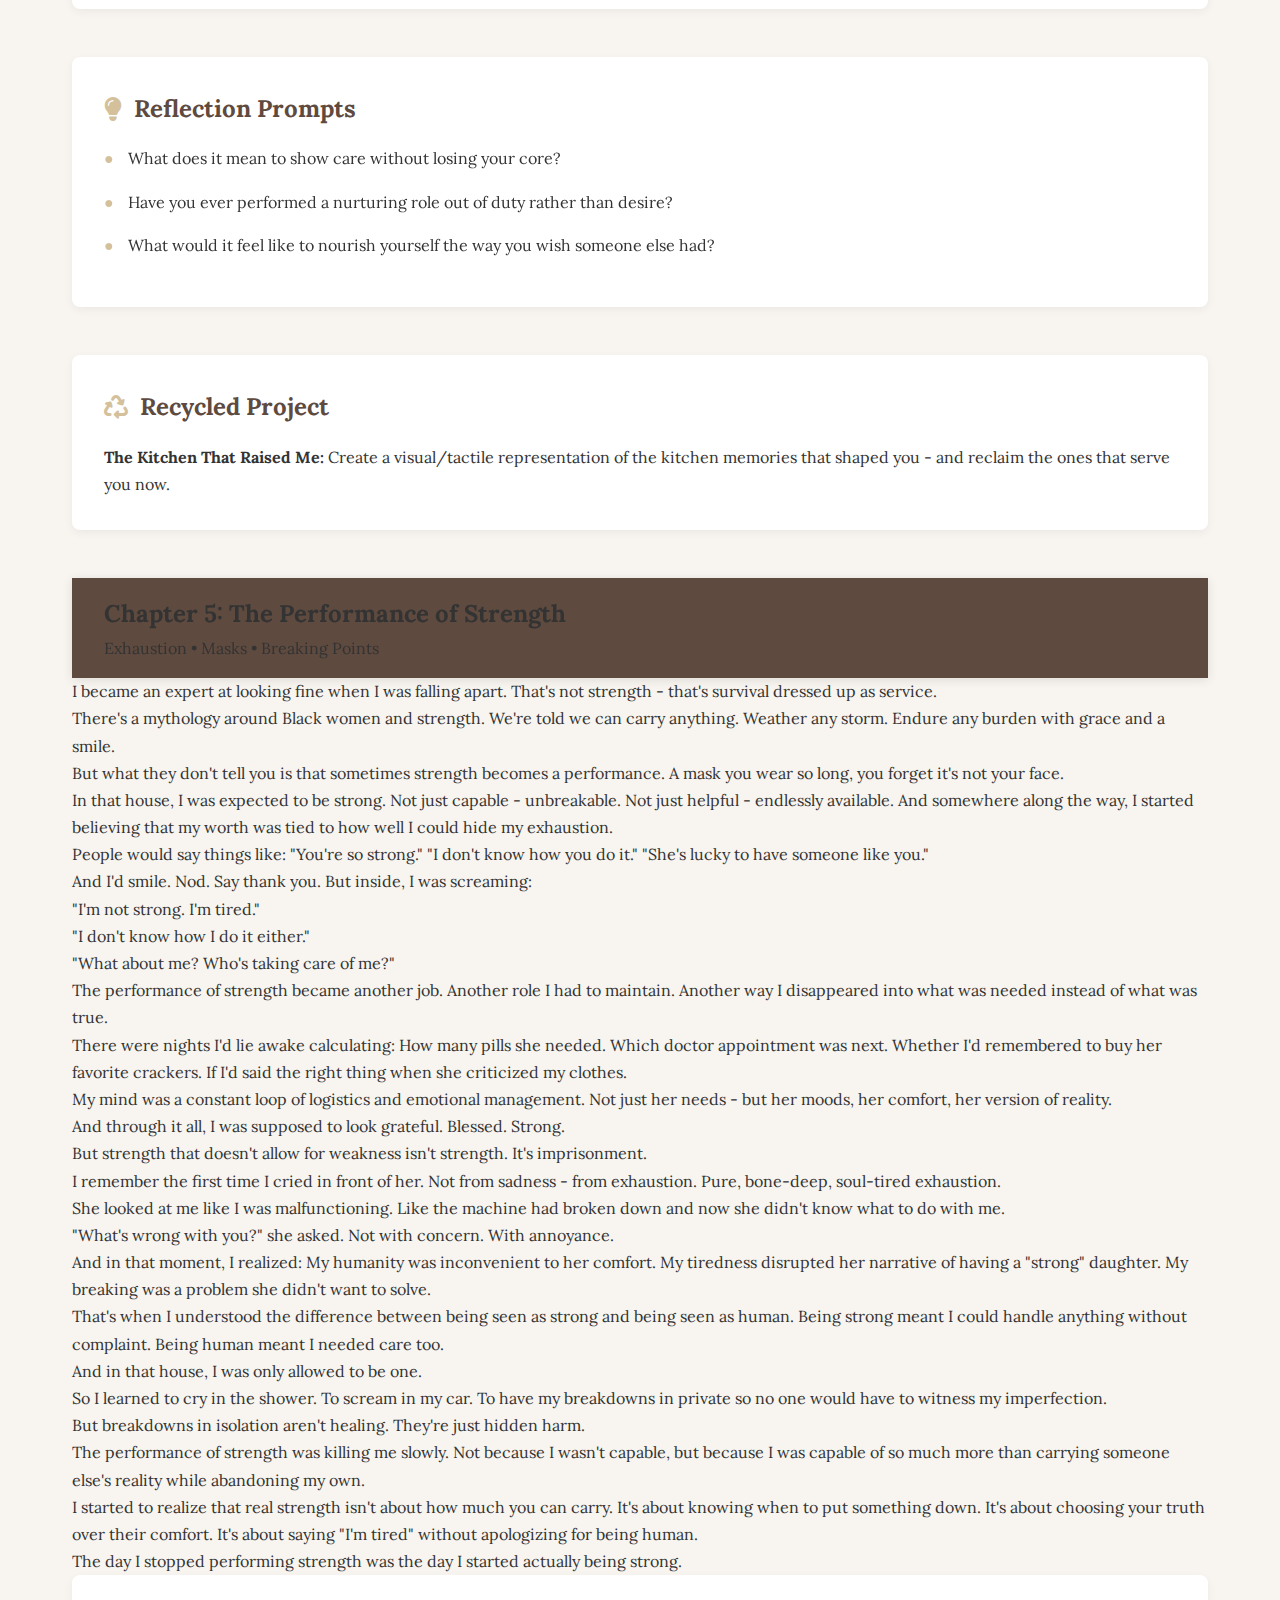
<file: season-one.html>
<!DOCTYPE html>
<html lang="en">
<head>
  <meta charset="UTF-8">
  <meta name="viewport" content="width=device-width, initial-scale=1.0">
  <title>Season One - The Other Side of Dementia Caregiving</title>
  <link rel="preconnect" href="https://fonts.googleapis.com">
  <link rel="preconnect" href="https://fonts.gstatic.com" crossorigin>
  <link href="https://fonts.googleapis.com/css2?family=Lora:ital,wght@0,400;0,700;1,400&family=Figtree:wght@300;400;500;600;700&display=swap" rel="stylesheet">
  <link rel="stylesheet" href="https://cdnjs.cloudflare.com/ajax/libs/font-awesome/6.4.0/css/all.min.css">
  <link rel="stylesheet" href="styles.css">
</head>
<body>
  <a class="skip-link" href="#main-content">Skip to content</a>
  <header>
    <div class="header-container">
      <a href="index.html" class="logo" aria-label="The Other Side">
        <i class="fas fa-hands-holding-heart" aria-hidden="true"></i>
        <span>The Other Side</span>
      </a>
      <nav aria-label="Primary">
        <button class="nav-toggle" type="button" aria-label="Toggle navigation">
          <i class="fas fa-bars" aria-hidden="true"></i>
        </button>
        <ul class="nav-links">
          <li><a href="index.html">Home</a></li>
          <li><a href="season-one.html" aria-current="page">Read Season One</a></li>
          <li><a href="index.html#research">Research Hub</a></li>
          <li><a href="index.html#advocacy">Advocacy</a></li>
          <li><a href="index.html#contact">Contact</a></li>
          <li><a href="endnotes.html">Endnotes</a></li>
        </ul>
      </nav>
    </div>
  </header>

  <main id="main-content">
    <section class="page-hero">
      <div class="container">
        <p class="card-title">Read Season One</p>
        <h1>Season One: The Descent</h1>
        <p>Letting go of the life you knew. Entering the threshold of caregiving. Realizing love does not erase harm or exhaustion.</p>
        <div class="cta-buttons" style="justify-content: flex-start; margin-top: 1.5rem;">
          <a class="btn btn-primary" href="#chapter-0">Start with the Prelude</a>
          <a class="btn btn-secondary" href="#toc">View the Table of Contents</a>
        </div>
      </div>
    </section>

    <section class="section">
      <div class="container">
        <div class="content-layout">
          <aside class="toc" id="toc" aria-label="Table of Contents">
            <details>
              <summary>Table of Contents</summary>
              <ul id="toc-list"></ul>
            </details>
          </aside>
          <div id="chapters-container"></div>
        </div>
      </div>
    </section>
  </main>

  <footer>
    <div class="footer-container">
      <div class="footer-col">
        <h3>About This Project</h3>
        <p>An advocacy platform dedicated to transforming the dementia caregiving experience through storytelling, data, and community.</p>
        <div class="social-links">
          <a href="#"><i class="fab fa-facebook-f" aria-hidden="true"></i></a>
          <a href="#"><i class="fab fa-twitter" aria-hidden="true"></i></a>
          <a href="#"><i class="fab fa-instagram" aria-hidden="true"></i></a>
          <a href="#"><i class="fab fa-linkedin-in" aria-hidden="true"></i></a>
        </div>
      </div>
      <div class="footer-col">
        <h3>Quick Links</h3>
        <ul>
          <li><a href="index.html">Home</a></li>
          <li><a href="season-one.html">Read Season One</a></li>
          <li><a href="index.html#research">Research Hub</a></li>
          <li><a href="index.html#advocacy">Advocacy</a></li>
          <li><a href="index.html#contact">Contact</a></li>
          <li><a href="endnotes.html">Endnotes</a></li>
        </ul>
      </div>
      <div class="footer-col">
        <h3>Resources</h3>
        <ul>
          <li><a href="#"><i class="fas fa-file-pdf" aria-hidden="true"></i> Caregiver Toolkits</a></li>
          <li><a href="#"><i class="fas fa-database" aria-hidden="true"></i> Research Database</a></li>
          <li><a href="#"><i class="fas fa-hands-helping" aria-hidden="true"></i> Support Organizations</a></li>
          <li><a href="#"><i class="fas fa-book" aria-hidden="true"></i> Reading Recommendations</a></li>
        </ul>
      </div>
      <div class="footer-col">
        <h3>Connect</h3>
        <ul>
          <li><a href="#"><i class="fas fa-envelope" aria-hidden="true"></i> info@dementiacaregiving.com</a></li>
          <li><a href="#"><i class="fas fa-microphone" aria-hidden="true"></i> Speaking Inquiries</a></li>
          <li><a href="#"><i class="fas fa-newspaper" aria-hidden="true"></i> Media Requests</a></li>
          <li><a href="#"><i class="fas fa-handshake" aria-hidden="true"></i> Partnerships</a></li>
        </ul>
      </div>
    </div>
    <div class="copyright">
      &copy; 2024 The Other Side of Dementia Caregiving. All rights reserved.
    </div>
  </footer>

  <script src="scripts.js"></script>
  <script src="season-one.js"></script>
</body>
</html>
</file>
<file: styles.css>
:root {
            --bone: #F8F5F0;
            --plum: #5E4A3F;
            --gold: #D4C19C;
            --sand: #E8DFCA;
            --charcoal: #333333;
            --rust: #b34a30;
            --steel: #8aa1b1;
            --transition: all 0.3s ease;
            --font-serif: 'Lora', serif;
            --font-sans: 'Figtree', sans-serif;
            --fs-900: clamp(2.6rem, 5vw, 3.5rem);
            --fs-800: clamp(2.1rem, 4vw, 2.8rem);
            --fs-700: clamp(1.7rem, 3vw, 2.2rem);
            --fs-600: 1.4rem;
            --fs-500: 1.1rem;
            --fs-400: 1rem;
            --fs-300: 0.9rem;
            --space-1: 0.25rem;
            --space-2: 0.5rem;
            --space-3: 0.75rem;
            --space-4: 1rem;
            --space-5: 1.5rem;
            --space-6: 2rem;
            --space-7: 3rem;
            --space-8: 4rem;
            --space-9: 5rem;
            --radius-sm: 6px;
            --radius-md: 10px;
            --radius-lg: 16px;
            --shadow-sm: 0 2px 8px rgba(0,0,0,0.08);
            --shadow-md: 0 5px 15px rgba(0,0,0,0.08);
            --shadow-lg: 0 10px 25px rgba(0,0,0,0.1);
            --container-max: 1200px;
        }
        
        * {
            margin: 0;
            padding: 0;
            box-sizing: border-box;
        }
        
        body {
            font-family: var(--font-serif);
            background-color: var(--bone);
            color: var(--charcoal);
            line-height: 1.7;
            overflow-x: hidden;
        }

        img {
            max-width: 100%;
            height: auto;
            display: block;
        }

        .skip-link {
            position: absolute;
            top: 0;
            left: 0;
            background: var(--gold);
            color: var(--plum);
            padding: var(--space-2) var(--space-4);
            transform: translateY(-120%);
            transition: var(--transition);
            z-index: 1000;
            text-decoration: none;
            font-family: var(--font-sans);
            font-weight: 600;
        }

        .skip-link:focus {
            transform: translateY(0);
        }

        .container {
            max-width: var(--container-max);
            margin: 0 auto;
            padding: 0 var(--space-6);
        }

        .section {
            padding: var(--space-9) var(--space-4);
        }

        .section-muted {
            background-color: var(--sand);
        }

        .section-title {
            font-size: var(--fs-800);
        }

        .section-lede {
            font-size: var(--fs-500);
            color: #4c4c4c;
            margin-bottom: var(--space-6);
        }

        a:focus-visible,
        button:focus-visible,
        input:focus-visible,
        textarea:focus-visible {
            outline: 3px solid var(--gold);
            outline-offset: 2px;
        }
        
        .page {
            display: none;
        }
        
        .page.active {
            display: block;
        }

        header {
            background-color: var(--plum);
            padding: 1rem 2rem;
            position: sticky;
            top: 0;
            z-index: 100;
            box-shadow: 0 2px 10px rgba(0,0,0,0.1);
        }
        
        .header-container {
            max-width: 1400px;
            margin: 0 auto;
            display: flex;
            justify-content: space-between;
            align-items: center;
        }
        
        .logo {
            font-family: 'Figtree', sans-serif;
            font-weight: 700;
            font-size: 1.8rem;
            color: var(--bone);
            text-decoration: none;
            display: flex;
            align-items: center;
            gap: 0.5rem;
        }
        
        .logo i {
            color: var(--gold);
        }
        
        nav ul {
            display: flex;
            list-style: none;
            gap: 2rem;
        }
        
        nav a {
            color: var(--bone);
            text-decoration: none;
            font-family: 'Figtree', sans-serif;
            font-weight: 500;
            font-size: 1.1rem;
            position: relative;
            padding-bottom: 0.25rem;
            transition: var(--transition);
            cursor: pointer;
        }
        
        nav a:hover, nav a.active {
            color: var(--gold);
        }
        
        nav a::after {
            content: '';
            position: absolute;
            bottom: 0;
            left: 0;
            width: 0;
            height: 2px;
            background-color: var(--gold);
            transition: var(--transition);
        }
        
        nav a:hover::after, nav a.active::after {
            width: 100%;
        }
        
        .mobile-menu-btn {
            display: none;
            background: none;
            border: none;
            color: var(--bone);
            font-size: 1.5rem;
            cursor: pointer;
        }
        
        .hero {
            background: linear-gradient(rgba(94, 74, 63, 0.8), rgba(94, 74, 63, 0.8)), 
                        url('https://images.unsplash.com/photo-1519638399535-1b036603ac77?q=80&w=2832&auto=format&fit=crop');
            background-size: cover;
            background-position: center;
            padding: 8rem 2rem;
            text-align: center;
            color: var(--bone);
            min-height: 100vh;
            display: flex;
            align-items: center;
            justify-content: center;
        }
        
        .hero-content {
            max-width: 800px;
            margin: 0 auto;
        }
        
        .hero h1 {
            font-size: 3.5rem;
            margin-bottom: 1.5rem;
            font-weight: 700;
            line-height: 1.2;
            text-shadow: 0 2px 10px rgba(0,0,0,0.3);
        }
        
        .hero p {
            font-size: 1.4rem;
            margin-bottom: 2.5rem;
            max-width: 700px;
            margin-left: auto;
            margin-right: auto;
            text-shadow: 0 1px 3px rgba(0,0,0,0.3);
        }
        
        .cta-buttons {
            display: flex;
            justify-content: center;
            gap: 1.5rem;
            flex-wrap: wrap;
        }
        
        .btn {
            padding: 1rem 2rem;
            font-family: 'Figtree', sans-serif;
            font-weight: 600;
            font-size: 1.1rem;
            border-radius: 4px;
            text-decoration: none;
            transition: var(--transition);
            border: 2px solid transparent;
            cursor: pointer;
            display: inline-flex;
            align-items: center;
            gap: 0.5rem;
        }
        
        .btn-primary {
            background-color: var(--gold);
            color: var(--plum);
        }
        
        .btn-primary:hover {
            background-color: transparent;
            border-color: var(--gold);
            color: var(--bone);
        }
        
        .btn-secondary {
            background-color: transparent;
            border: 2px solid var(--gold);
            color: var(--bone);
        }
        
        .btn-secondary:hover {
            background-color: var(--gold);
            color: var(--plum);
        }
        
        .section-title {
            text-align: center;
            margin-bottom: 3rem;
            color: var(--plum);
            font-size: 2.5rem;
            position: relative;
        }
        
        .section-title::after {
            content: '';
            display: block;
            width: 80px;
            height: 4px;
            background-color: var(--gold);
            margin: 1rem auto 0;
        }
        
        .book-preview {
            padding: 5rem 2rem;
            background-color: var(--bone);
        }

        .book-container {
            display: flex;
            gap: 3rem;
            max-width: 1200px;
            margin: 0 auto;
            align-items: center;
        }
        
        .book-cover-preview {
            flex: 1;
            background-color: var(--sand);
            border-radius: 8px;
            padding: 3rem;
            text-align: center;
            box-shadow: 0 10px 30px rgba(0,0,0,0.1);
            position: relative;
            overflow: hidden;
        }
        
        .book-cover-preview::before {
            content: '';
            position: absolute;
            top: -10px;
            left: -10px;
            right: -10px;
            bottom: -10px;
            background: linear-gradient(45deg, var(--sand), var(--bone));
            z-index: -1;
        }
        
        .book-cover-preview h3 {
            font-size: 2rem;
            color: var(--plum);
            margin-bottom: 1.5rem;
        }
        
        .book-cover-preview p {
            color: var(--charcoal);
            margin-bottom: 2rem;
        }
        
        .book-content {
            flex: 1;
        }
        
        .preview-excerpt {
            background-color: white;
            padding: 2rem;
            border-radius: 8px;
            box-shadow: 0 5px 15px rgba(0,0,0,0.05);
            position: relative;
            max-height: 400px;
            overflow-y: auto;
        }
        
        .preview-excerpt::before {
            content: '"';
            position: absolute;
            top: -30px;
            left: -20px;
            font-size: 8rem;
            color: var(--gold);
            opacity: 0.2;
            font-family: serif;
            line-height: 1;
            z-index: 0;
        }
        
        .preview-excerpt h4 {
            color: var(--plum);
            margin-bottom: 1rem;
            font-size: 1.5rem;
            position: relative;
        }
        
        .preview-excerpt p {
            margin-bottom: 1.5rem;
            font-size: 1.1rem;
            position: relative;
        }
        
        #chapter-nav {
            background-color: var(--sand);
            padding: 1rem 2rem;
            position: sticky;
            top: 77px;
            z-index: 90;
            box-shadow: 0 2px 5px rgba(0,0,0,0.05);
        }
        
        .chapter-container {
            max-width: 1200px;
            margin: 0 auto;
            display: flex;
            justify-content: space-between;
            align-items: center;
        }
        
        .chapter-title-nav {
            font-family: 'Figtree', sans-serif;
            font-weight: 600;
            font-size: 1.3rem;
            color: var(--plum);
        }
        
        .chapter-controls {
            display: flex;
            gap: 1rem;
        }
        
        .chapter-btn {
            background-color: var(--plum);
            color: var(--bone);
            border: none;
            width: 40px;
            height: 40px;
            border-radius: 50%;
            display: flex;
            align-items: center;
            justify-content: center;
            cursor: pointer;
            transition: var(--transition);
        }
        
        .chapter-btn:hover {
            background-color: var(--gold);
            color: var(--plum);
        }
        
        .chapter-btn:disabled {
            background-color: #ccc;
            cursor: not-allowed;
        }

        .chapter-content-area {
            max-width: 900px;
            margin: 3rem auto;
            padding: 0 2rem;
        }
        
        .section-header {
            margin-bottom: 2rem;
            padding-bottom: 1rem;
            border-bottom: 2px solid var(--gold);
        }
        
        .section-header h2 {
            color: var(--plum);
            font-size: 2.2rem;
            margin-bottom: 0.5rem;
        }
        
        .section-header p {
            color: var(--charcoal);
            font-style: italic;
            font-size: 1.2rem;
        }
        
        .content-section {
            margin-bottom: 3rem;
            background-color: white;
            padding: 2rem;
            border-radius: 8px;
            box-shadow: 0 3px 10px rgba(0,0,0,0.05);
            transition: var(--transition);
        }
        
        .content-section:hover {
            box-shadow: 0 5px 15px rgba(0,0,0,0.1);
        }
        
        .content-section h3 {
            color: var(--plum);
            margin-bottom: 1rem;
            display: flex;
            align-items: center;
            gap: 0.75rem;
            font-size: 1.5rem;
        }
        
        .content-section h3 i {
            color: var(--gold);
        }
        
        .toolkit-grid {
            display: grid;
            grid-template-columns: repeat(auto-fit, minmax(280px, 1fr));
            gap: 1.5rem;
            margin-top: 1.5rem;
        }
        
        .toolkit-card {
            background-color: rgba(232, 223, 202, 0.3);
            padding: 1.5rem;
            border-radius: 8px;
            border-left: 4px solid var(--gold);
            transition: var(--transition);
        }
        
        .toolkit-card:hover {
            transform: translateY(-5px);
            box-shadow: 0 5px 15px rgba(0,0,0,0.1);
        }
        
        .toolkit-card h4 {
            color: var(--plum);
            margin-bottom: 0.75rem;
        }
        
        .prompt-list {
            padding-left: 1.5rem;
            margin: 1rem 0;
            list-style: none;
        }
        
        .prompt-list li {
            margin-bottom: 1rem;
            position: relative;
        }
        
        .prompt-list li::before {
            content: '●';
            color: var(--gold);
            position: absolute;
            left: -1.5rem;
        }
        
        .r3-compact {
            display: grid;
            grid-template-columns: 1fr;
            gap: 30px;
        }
        
        .r3-card {
            background: white;
            border-radius: 8px;
            padding: 20px;
            box-shadow: 0 5px 15px rgba(0,0,0,0.05);
            transition: all 0.3s ease;
            border: 1px solid var(--sand);
        }
        
        .r3-card:hover {
            transform: translateY(-5px);
            box-shadow: 0 10px 25px rgba(0,0,0,0.1);
        }
        
        .r3-header {
            display: flex;
            align-items: center;
            margin-bottom: 15px;
            padding-bottom: 15px;
            border-bottom: 1px solid var(--sand);
        }
        
        .r3-icon {
            width: 60px;
            height: 60px;
            border-radius: 50%;
            display: flex;
            align-items: center;
            justify-content: center;
            font-size: 1.8rem;
            color: white;
            margin-right: 15px;
            flex-shrink: 0;
        }
        
        .reflection-icon { background: linear-gradient(135deg, #667eea, #764ba2); }
        .resistance-icon { background: linear-gradient(135deg, #f093fb, #f5576c); }
        .revelation-icon { background: linear-gradient(135deg, #4facfe, #00f2fe); }
        
        .r3-title {
            font-size: 1.5rem;
            font-weight: bold;
            color: var(--charcoal);
            margin-bottom: 5px;
        }
        
        .r3-phase {
            font-size: 1rem;
            color: var(--rust);
            font-weight: bold;
        }
        
        .r3-description {
            font-size: 1rem;
            line-height: 1.7;
            margin-bottom: 15px;
            color: #555;
        }
        
        .r3-example {
            background: #f8f9fa;
            border-left: 3px solid var(--steel);
            padding: 15px;
            border-radius: 4px;
            font-style: italic;
            color: #555;
        }
        
        .prelude-tabs {
            display: flex;
            gap: 10px;
            margin-bottom: 20px;
            border-bottom: 1px solid var(--sand);
            padding-bottom: 15px;
            flex-wrap: wrap;
        }
        
        .prelude-tab {
            padding: 10px 20px;
            background: white;
            border: 1px solid var(--sand);
            border-radius: 30px;
            cursor: pointer;
            transition: all 0.3s ease;
            font-weight: 600;
        }
        
        .prelude-tab.active {
            background: var(--rust);
            color: white;
            border-color: var(--rust);
        }
        
        .prelude-tab:hover:not(.active) {
            background: rgba(179, 74, 48, 0.1);
        }
        
        .prelude-section {
            display: none;
            background: white;
            border-radius: 8px;
            padding: 25px;
            box-shadow: 0 5px 15px rgba(0,0,0,0.05);
            border: 1px solid var(--sand);
        }
        
        .prelude-section.active {
            display: block;
        }
        
        .research-hub {
            padding: 5rem 2rem;
            background: linear-gradient(to bottom, var(--sand), var(--bone));
        }
        
        .research-container {
            max-width: 1200px;
            margin: 0 auto;
        }
        
        .research-intro {
            text-align: center;
            max-width: 800px;
            margin: 0 auto 3rem;
        }
        
        .research-grid {
            display: grid;
            grid-template-columns: repeat(auto-fit, minmax(300px, 1fr));
            gap: 2rem;
        }
        
        .research-card {
            background-color: white;
            padding: 2rem;
            border-radius: 8px;
            box-shadow: 0 5px 15px rgba(0,0,0,0.05);
            transition: var(--transition);
        }
        
        .research-card:hover {
            transform: translateY(-5px);
            box-shadow: 0 10px 25px rgba(0,0,0,0.1);
        }
        
        .research-card h3 {
            color: var(--plum);
            margin-bottom: 1rem;
            font-size: 1.3rem;
        }
        
        .research-card p {
            margin-bottom: 1.5rem;
            font-size: 0.95rem;
        }
        
        .research-meta {
            display: flex;
            justify-content: space-between;
            font-size: 0.85rem;
            color: #666;
        }

        .research-endnotes ol {
            padding-left: 1.5rem;
            margin-top: 1rem;
        }

        .research-endnotes li {
            margin-bottom: 0.75rem;
            font-size: 0.9rem;
            line-height: 1.4;
            color: #555;
        }
        
        .advocacy {
            background: linear-gradient(to bottom, var(--bone), var(--sand));
            padding: 5rem 2rem;
        }
        
        .advocacy-container {
            max-width: 1200px;
            margin: 0 auto;
        }
        
        .issues-grid {
            display: grid;
            grid-template-columns: repeat(auto-fit, minmax(250px, 1fr));
            gap: 2rem;
            margin-top: 3rem;
        }
        
        .issue-card {
            background-color: rgba(255, 255, 255, 0.8);
            padding: 2rem;
            border-radius: 8px;
            text-align: center;
            transition: var(--transition);
            box-shadow: 0 5px 15px rgba(0,0,0,0.05);
        }
        
        .issue-card:hover {
            transform: translateY(-5px);
            box-shadow: 0 10px 25px rgba(0,0,0,0.1);
        }
        
        .issue-icon {
            font-size: 3rem;
            color: var(--plum);
            margin-bottom: 1rem;
        }
        
        .issue-card h3 {
            color: var(--plum);
            margin-bottom: 1rem;
        }
        
        .contact-section {
            padding: 5rem 2rem;
            background-color: var(--bone);
        }
        
        .contact-container {
            max-width: 800px;
            margin: 0 auto;
            background: white;
            padding: 3rem;
            border-radius: 8px;
            box-shadow: 0 5px 20px rgba(0,0,0,0.05);
        }
        
        .contact-form {
            display: grid;
            grid-template-columns: 1fr 1fr;
            gap: 1.5rem;
        }
        
        .contact-form .full-width {
            grid-column: span 2;
        }
        
        .form-group {
            margin-bottom: 1.5rem;
        }
        
        .form-group label {
            display: block;
            margin-bottom: 0.5rem;
            font-weight: 500;
            color: var(--plum);
        }
        
        .form-group input,
        .form-group textarea {
            width: 100%;
            padding: 0.75rem;
            border: 1px solid #ddd;
            border-radius: 4px;
            font-family: 'Figtree', sans-serif;
            transition: var(--transition);
        }
        
        .form-group input:focus,
        .form-group textarea:focus {
            border-color: var(--gold);
            outline: none;
        }
        
        .form-group textarea {
            min-height: 150px;
        }
        
        footer {
            background-color: var(--plum);
            color: var(--bone);
            padding: 4rem 2rem 2rem;
        }

        .card {
            background: white;
            border-radius: var(--radius-md);
            box-shadow: var(--shadow-md);
            padding: var(--space-6);
        }

        .card-outline {
            border: 1px solid var(--sand);
            background: white;
            border-radius: var(--radius-md);
            padding: var(--space-6);
            box-shadow: var(--shadow-sm);
        }

        .button-row {
            display: flex;
            gap: var(--space-4);
            flex-wrap: wrap;
        }

        .btn {
            font-family: var(--font-sans);
        }

        .btn-link {
            background: none;
            border: none;
            color: var(--plum);
            font-family: var(--font-sans);
            font-weight: 600;
            text-decoration: underline;
            cursor: pointer;
        }

        .hero {
            min-height: 85vh;
        }

        .hero h1 {
            font-size: var(--fs-900);
        }

        .hero p {
            font-size: var(--fs-600);
        }

        .choose-path-grid {
            display: grid;
            grid-template-columns: repeat(auto-fit, minmax(240px, 1fr));
            gap: var(--space-5);
        }

        .choose-path-card h3 {
            font-size: var(--fs-600);
            color: var(--plum);
            margin-bottom: var(--space-3);
        }

        .choose-path-card p {
            font-size: var(--fs-400);
            margin-bottom: var(--space-4);
        }

        .season-one-grid {
            display: grid;
            grid-template-columns: repeat(auto-fit, minmax(280px, 1fr));
            gap: var(--space-6);
            align-items: start;
        }

        .season-one-details {
            display: flex;
            flex-direction: column;
            gap: var(--space-4);
        }

        .reading-funnel {
            background: white;
            border-radius: var(--radius-md);
            padding: var(--space-5);
            border: 1px solid var(--sand);
        }

        .reading-funnel ul {
            padding-left: 1.2rem;
            margin-top: var(--space-3);
        }

        .accordion {
            display: flex;
            flex-direction: column;
            gap: var(--space-3);
        }

        .accordion-item {
            border: 1px solid var(--sand);
            border-radius: var(--radius-md);
            overflow: hidden;
            background: white;
        }

        .accordion-button {
            width: 100%;
            text-align: left;
            background: white;
            border: none;
            padding: var(--space-5);
            font-family: var(--font-sans);
            font-weight: 600;
            font-size: var(--fs-500);
            display: flex;
            align-items: center;
            justify-content: space-between;
            gap: var(--space-4);
        }

        .accordion-button span {
            display: block;
        }

        .accordion-panel {
            padding: 0 var(--space-5) var(--space-5);
            display: none;
        }

        .accordion-panel[hidden] {
            display: none;
        }

        .accordion-panel.is-open {
            display: block;
        }

        .accordion-meta {
            font-size: var(--fs-300);
            text-transform: uppercase;
            letter-spacing: 0.08em;
            color: var(--rust);
            margin-bottom: var(--space-2);
        }

        .accordion-subtitle {
            font-size: var(--fs-400);
            color: #5a4c46;
            margin-bottom: var(--space-3);
        }

        .r3-note {
            font-size: var(--fs-300);
            color: #666;
        }

        .research-grid {
            gap: var(--space-5);
        }

        .research-card {
            display: flex;
            flex-direction: column;
            gap: var(--space-3);
        }

        .research-meta {
            display: flex;
            flex-direction: column;
            gap: var(--space-1);
            align-items: flex-start;
        }

        .research-meta a {
            color: var(--plum);
            font-weight: 600;
        }

        .advocacy-grid {
            display: grid;
            grid-template-columns: repeat(auto-fit, minmax(240px, 1fr));
            gap: var(--space-5);
        }

        .advocacy-card h3 {
            color: var(--plum);
            margin-bottom: var(--space-2);
        }

        .contact-form {
            display: grid;
            gap: var(--space-5);
            grid-template-columns: 1fr;
        }

        .form-row {
            display: grid;
            grid-template-columns: repeat(auto-fit, minmax(220px, 1fr));
            gap: var(--space-5);
        }

        .form-group input,
        .form-group textarea {
            font-family: var(--font-sans);
        }

        .form-error {
            color: #8b2f1d;
            font-size: var(--fs-300);
            margin-top: var(--space-2);
        }

        .form-status {
            margin-top: var(--space-3);
            font-size: var(--fs-300);
        }

        .toc {
            position: sticky;
            top: 110px;
            align-self: start;
            border: 1px solid var(--sand);
            background: white;
            border-radius: var(--radius-md);
            padding: var(--space-4);
        }

        .toc h3 {
            font-size: var(--fs-500);
            margin-bottom: var(--space-3);
            color: var(--plum);
        }

        .toc ul {
            list-style: none;
            padding: 0;
        }

        .toc li {
            margin-bottom: var(--space-2);
        }

        .toc a {
            color: var(--plum);
            text-decoration: none;
        }

        .toc-toggle {
            display: none;
            margin-bottom: var(--space-3);
        }

        .chapters-layout {
            display: grid;
            grid-template-columns: minmax(0, 1fr) 260px;
            gap: var(--space-7);
            align-items: start;
        }

        .chapter-list {
            margin-bottom: var(--space-6);
            padding: var(--space-5);
            border-radius: var(--radius-md);
            background: white;
            border: 1px solid var(--sand);
        }

        .chapter-list ol {
            padding-left: 1.2rem;
        }

        .chapter-list li {
            margin-bottom: var(--space-2);
        }

        .endnotes-page {
            padding-top: var(--space-8);
        }

        .endnotes-list ol {
            padding-left: 1.5rem;
        }

        .endnotes-list li {
            margin-bottom: var(--space-3);
            font-size: var(--fs-300);
            line-height: 1.5;
        }
        
        .footer-container {
            max-width: 1200px;
            margin: 0 auto;
            display: grid;
            grid-template-columns: repeat(auto-fit, minmax(250px, 1fr));
            gap: 3rem;
        }
        
        .footer-col h3 {
            font-family: 'Figtree', sans-serif;
            font-weight: 600;
            font-size: 1.3rem;
            margin-bottom: 1.5rem;
            position: relative;
            padding-bottom: 0.5rem;
        }
        
        .footer-col h3::after {
            content: '';
            position: absolute;
            bottom: 0;
            left: 0;
            width: 50px;
            height: 2px;
            background-color: var(--gold);
        }
        
        .footer-col ul {
            list-style: none;
        }
        
        .footer-col ul li {
            margin-bottom: 0.75rem;
        }
        
        .footer-col a {
            color: var(--bone);
            text-decoration: none;
            transition: var(--transition);
            display: flex;
            align-items: center;
            gap: 0.5rem;
        }
        
        .footer-col a:hover {
            color: var(--gold);
            padding-left: 5px;
        }
        
        .social-links {
            display: flex;
            gap: 1rem;
            margin-top: 1rem;
        }
        
        .social-links a {
            display: flex;
            align-items: center;
            justify-content: center;
            width: 40px;
            height: 40px;
            background-color: rgba(255, 255, 255, 0.1);
            border-radius: 50%;
            transition: var(--transition);
        }
        
        .social-links a:hover {
            background-color: var(--gold);
            color: var(--plum);
            transform: translateY(-3px);
        }
        
        .copyright {
            text-align: center;
            padding-top: 2rem;
            margin-top: 2rem;
            border-top: 1px solid rgba(255, 255, 255, 0.1);
            font-size: 0.9rem;
            color: rgba(255, 255, 255, 0.7);
        }
        
        @media (max-width: 992px) {
            .book-container {
                flex-direction: column;
            }
            
            .hero h1 {
                font-size: 2.8rem;
            }
        }
        
        @media (max-width: 768px) {
            nav ul {
                display: none;
                position: absolute;
                top: 100%;
                left: 0;
                right: 0;
                background-color: var(--plum);
                flex-direction: column;
                padding: 1rem 0;
                gap: 0;
            }
            
            nav ul.show {
                display: flex;
            }
            
            nav ul li {
                width: 100%;
            }
            
            nav ul li a {
                display: block;
                padding: 1rem 2rem;
            }
            
            .mobile-menu-btn {
                display: block;
            }
            
            .hero h1 {
                font-size: 2.3rem;
            }

            #chapter-nav {
                top: 73px;
            }
            
            .form-row {
                grid-template-columns: 1fr;
            }
            
            .contact-form .full-width {
                grid-column: span 1;
            }
            
            .prelude-tabs {
                flex-direction: column;
            }

            .chapters-layout {
                grid-template-columns: 1fr;
            }

            .toc {
                position: relative;
                top: 0;
            }

            .toc-toggle {
                display: inline-flex;
                align-items: center;
                gap: var(--space-2);
                background: var(--sand);
                border: 1px solid var(--gold);
                padding: var(--space-2) var(--space-3);
                border-radius: var(--radius-sm);
                font-family: var(--font-sans);
                font-weight: 600;
            }

            .toc.is-collapsed ul {
                display: none;
            }
        }
        
        @media (max-width: 576px) {
            .chapter-container {
                flex-direction: column;
                gap: 1rem;
                align-items: flex-start;
            }
            
            .section-title {
                font-size: 2rem;
            }
            
            .hero {
                padding: 5rem 1rem;
            }
            
            .hero h1 {
                font-size: 2rem;
            }
            
            .hero p {
                font-size: 1.1rem;
            }
        }

        /* New Infographic Styles */
        .infographic-container {
            display: flex;
            flex-direction: column;
            gap: 1.5rem;
            margin-top: 1.5rem;
        }

        .infographic-item {
            background-color: var(--bone);
            border-radius: 8px;
            padding: 1.25rem;
            box-shadow: 0 2px 8px rgba(0,0,0,0.05);
            display: flex;
            align-items: center;
            gap: 1rem;
        }

        .infographic-item .icon-wrapper {
            font-size: 2rem;
            color: var(--plum);
            flex-shrink: 0;
        }

        .infographic-item .data-point {
            font-size: 1.3rem;
            font-weight: 700;
            color: var(--rust);
            line-height: 1.2;
        }

        .infographic-item .description {
            font-size: 1rem;
            color: var(--charcoal);
        }

        .infographic-comparison {
            display: flex;
            flex-direction: column;
            gap: 1rem;
            margin-top: 1.5rem;
            padding: 1rem;
            background-color: var(--sand);
            border-radius: 8px;
        }

        .infographic-comparison .compare-row {
            display: flex;
            align-items: center;
            justify-content: space-between;
            gap: 0.5rem;
        }

        .infographic-comparison .compare-value {
            font-size: 1.1rem;
            font-weight: bold;
            color: var(--plum);
        }

        .infographic-comparison .compare-label {
            font-size: 0.9rem;
            color: var(--charcoal);
            text-align: right;
        }

        .infographic-comparison .fas {
            color: var(--rust);
            font-size: 1.5rem;
        }

        .infographic-key-insight {
            background-color: var(--gold);
            color: var(--plum);
            padding: 1rem 1.5rem;
            border-radius: 8px;
            font-weight: 600;
            font-size: 1.1rem;
            margin-top: 1.5rem;
            border-left: 5px solid var(--plum);
        }

        .infographic-list {
            margin-top: 1rem;
            padding-left: 1.5rem;
            list-style: none;
        }

        .infographic-list li {
            margin-bottom: 0.5rem;
            position: relative;
            font-size: 1rem;
        }

        .infographic-list li::before {
            content: '•';
            color: var(--gold);
            position: absolute;
            left: -1rem;
        }

        .infographic-chart-bar {
            background-color: var(--bone);
            border-radius: 8px;
            padding: 1rem;
            margin-top: 1rem;
        }

        .infographic-chart-bar .bar-label {
            font-size: 0.9rem;
            color: var(--charcoal);
            margin-bottom: 0.25rem;
        }

        .infographic-chart-bar .bar-outer {
            background-color: var(--sand);
            border-radius: 5px;
            height: 20px;
            overflow: hidden;
            margin-bottom: 0.5rem;
        }

        .infographic-chart-bar .bar-inner {
            height: 100%;
            background-color: var(--rust);
            border-radius: 5px;
            width: 0%; /* Will be set by data */
            transition: width 0.5s ease-out;
        }

        .infographic-comparison.vertical .compare-row {
            flex-direction: column;
            align-items: flex-start;
            gap: 0.25rem;
            padding: 0.75rem;
            border-bottom: 1px dashed var(--gold);
        }
        .infographic-comparison.vertical .compare-row:last-child {
            border-bottom: none;
        }
        .infographic-comparison.vertical .compare-value {
            font-size: 1.2rem;
            color: var(--plum);
        }
        .infographic-comparison.vertical .compare-label {
            font-size: 0.9rem;
            color: #555;
            text-align: left;
        }

        @media (prefers-reduced-motion: reduce) {
            * {
                transition: none !important;
                scroll-behavior: auto !important;
            }
        }


        /* Responsive adjustments for infographic */
        @media (max-width: 480px) {
            .infographic-item {
                flex-direction: column;
                text-align: center;
                gap: 0.5rem;
            }
            .infographic-item .description {
                text-align: center;
            }
            .infographic-comparison .compare-row {
                flex-direction: column;
                align-items: center;
                text-align: center;
            }
            .infographic-comparison .compare-label {
                text-align: center;
            }
            .infographic-item .icon-wrapper {
                margin-bottom: 0.5rem;
            }
        }
</file>
